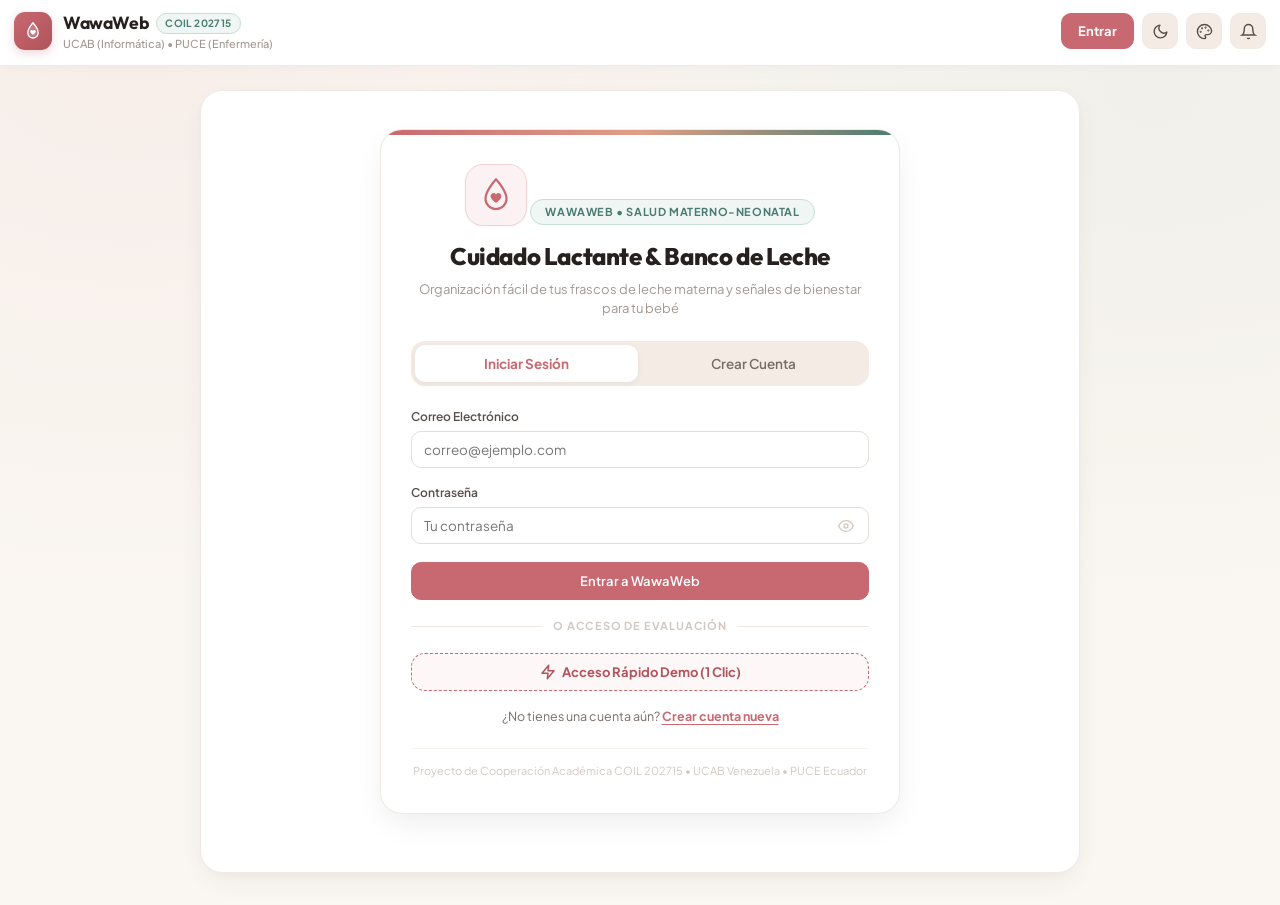
<file: index.html>
<!DOCTYPE html>
<html lang="es">
<head>
  <meta charset="UTF-8">
  <meta name="viewport" content="width=device-width, initial-scale=1.0, viewport-fit=cover">
  <title>WawaWeb - Plataforma de Gestión de Banco de Leche y Alarma Neonatal (COIL 202715)</title>
  
  <!-- Tipografía Google Fonts -->
  <link rel="preconnect" href="https://fonts.googleapis.com">
  <link rel="preconnect" href="https://fonts.gstatic.com" crossorigin>
  <link href="https://fonts.googleapis.com/css2?family=Plus+Jakarta+Sans:wght@300;400;500;600;700;800&family=Outfit:wght@400;500;600;700;800&display=swap" rel="stylesheet">
  
  <!-- Hoja de Estilos de la Aplicación -->
  <link rel="stylesheet" href="styles.css">
  <link rel="manifest" href="manifest.json">
  <meta name="theme-color" content="#C86870">
</head>
<body>

  <!-- =========================================================================
       HEADER GLOBAL Y METADATOS COIL
       ========================================================================= -->
  <header class="top-navbar">
    <div class="brand-group" onclick="UIController.switchScreen('screen-dashboard')">
      <div class="brand-icon" aria-label="WawaWeb">
        <svg viewBox="0 0 36 36" width="22" height="22" fill="none" xmlns="http://www.w3.org/2000/svg">
          <path d="M18 4.5C18 4.5 9.5 14.2 9.5 21C9.5 25.6944 13.3056 29.5 18 29.5C22.6944 29.5 26.5 25.6944 26.5 21C26.5 14.2 18 4.5 18 4.5Z" stroke="currentColor" stroke-width="2.2" stroke-linecap="round" stroke-linejoin="round" fill="rgba(255,255,255,0.18)"/>
          <path d="M18 24.5C18 24.5 13.5 21.6 13.5 19C13.5 17.5 14.7 16.5 16 16.5C17 16.5 17.6 17.1 18 17.8C18.4 17.1 19 16.5 20 16.5C21.3 16.5 22.5 17.5 22.5 19C22.5 21.6 18 24.5 18 24.5Z" fill="currentColor"/>
        </svg>
      </div>
      <div class="brand-text">
        <h1>WawaWeb <span class="brand-badge">COIL 202715</span></h1>
        <p class="brand-subtitle">UCAB (Informática) • PUCE (Enfermería)</p>
      </div>
    </div>

    <div class="top-meta">
      <div class="coil-pill" id="header-baby-pill" style="display: none;">
        <svg viewBox="0 0 24 24" width="14" height="14" fill="none" stroke="currentColor" stroke-width="2.2" stroke-linecap="round" stroke-linejoin="round" style="color: var(--primary); margin-right: 4px; vertical-align: -2px;">
          <path d="M20.84 4.61a5.5 5.5 0 0 0-7.78 0L12 5.67l-1.06-1.06a5.5 5.5 0 0 0-7.78 7.78l1.06 1.06L12 21.23l7.78-7.78 1.06-1.06a5.5 5.5 0 0 0 0-7.78z"></path>
        </svg>
        <span><span class="coil-pill-label">Paciente: </span><span class="baby-display-name">---</span> (<span id="header-baby-days">--</span> d)</span>
      </div>
      
      <div class="user-profile-badge" id="header-user-badge" style="display: none;" onclick="UIController.switchScreen('screen-profile')" title="Mi Perfil y Cuenta">
        <span class="user-avatar-tiny" id="header-user-avatar">U</span>
        <span class="user-name-label" id="header-user-name">Usuario</span>
        <button class="btn-logout-tiny" onclick="event.stopPropagation(); AuthController.logout()" title="Cerrar Sesión">Salir</button>
      </div>

      <button class="btn-primary header-btn-login" id="header-btn-login" onclick="UIController.switchScreen('screen-auth')" style="display: none;">
        Entrar
      </button>

      <button class="theme-toggle-btn" onclick="UIController.toggleDarkMode()" title="Alternar Modo Día / Noche" aria-label="Alternar tema">
        <svg id="theme-icon-moon" viewBox="0 0 24 24" width="17" height="17" fill="none" stroke="currentColor" stroke-width="2" stroke-linecap="round" stroke-linejoin="round">
          <path d="M21 12.79A9 9 0 1 1 11.21 3 7 7 0 0 0 21 12.79z"></path>
        </svg>
        <svg id="theme-icon-sun" viewBox="0 0 24 24" width="17" height="17" fill="none" stroke="currentColor" stroke-width="2" stroke-linecap="round" stroke-linejoin="round" style="display: none;">
          <circle cx="12" cy="12" r="5"></circle>
          <line x1="12" y1="1" x2="12" y2="3"></line>
          <line x1="12" y1="21" x2="12" y2="23"></line>
          <line x1="4.22" y1="4.22" x2="5.64" y2="5.64"></line>
          <line x1="18.36" y1="18.36" x2="19.78" y2="19.78"></line>
          <line x1="1" y1="12" x2="3" y2="12"></line>
          <line x1="21" y1="12" x2="23" y2="12"></line>
          <line x1="4.22" y1="19.78" x2="5.64" y2="18.36"></line>
          <line x1="18.36" y1="5.64" x2="19.78" y2="4.22"></line>
        </svg>
      </button>

      <button class="palette-toggle-btn" id="btn-palette-toggle" onclick="UIController.toggleColorScheme()" title="Cambiar a Paleta Azul Paternidad" aria-label="Alternar paleta maternal o paternidad">
        <svg viewBox="0 0 24 24" width="17" height="17" fill="none" stroke="currentColor" stroke-width="2" stroke-linecap="round" stroke-linejoin="round">
          <circle cx="13.5" cy="6.5" r=".5" fill="currentColor"></circle>
          <circle cx="17.5" cy="10.5" r=".5" fill="currentColor"></circle>
          <circle cx="8.5" cy="7.5" r=".5" fill="currentColor"></circle>
          <circle cx="6.5" cy="12.5" r=".5" fill="currentColor"></circle>
          <path d="M12 2C6.5 2 2 6.5 2 12s4.5 10 10 10c.926 0 1.648-.746 1.648-1.688 0-.437-.18-.835-.437-1.125-.29-.289-.438-.652-.438-1.125a1.64 1.64 0 0 1 1.668-1.668h1.996c3.051 0 5.563-2.512 5.563-5.563C21.438 6.5 17.5 2 12 2z"></path>
        </svg>
      </button>

      <button class="notification-bell-btn" onclick="UIController.switchScreen('screen-inventory')" title="Lotes en Alerta">
        <svg class="icon-svg" viewBox="0 0 24 24" width="18" height="18" fill="none" stroke="currentColor" stroke-width="2">
          <path d="M18 8A6 6 0 0 0 6 8c0 7-3 9-3 9h18s-3-2-3-9"></path>
          <path d="M13.73 21a2 2 0 0 1-3.46 0"></path>
        </svg>
        <span class="bell-badge" id="header-bell-badge" style="display: none;">0</span>
      </button>
    </div>
  </header>

  <!-- =========================================================================
       BARRA DE PANTALLAS (SUB-NAVBAR CON ACCESOS RÁPIDOS)
       ========================================================================= -->
  <nav class="screens-nav-bar" id="main-nav-bar" style="display: none;">
    <button class="nav-tab-btn active" data-screen="screen-dashboard">
      <svg viewBox="0 0 24 24" width="15" height="15" fill="none" stroke="currentColor" stroke-width="2.2" stroke-linecap="round" stroke-linejoin="round"><rect x="3" y="3" width="7" height="7" rx="1"/><rect x="14" y="3" width="7" height="7" rx="1"/><rect x="14" y="14" width="7" height="7" rx="1"/><rect x="3" y="14" width="7" height="7" rx="1"/></svg>
      <span>Inicio</span>
    </button>
    <button class="nav-tab-btn" data-screen="screen-extraction">
      <svg viewBox="0 0 24 24" width="15" height="15" fill="none" stroke="currentColor" stroke-width="2.2" stroke-linecap="round" stroke-linejoin="round"><line x1="12" y1="5" x2="12" y2="19"/><line x1="5" y1="12" x2="19" y2="12"/></svg>
      <span>Extraer Leche</span>
    </button>
    <button class="nav-tab-btn" data-screen="screen-inventory">
      <svg viewBox="0 0 24 24" width="15" height="15" fill="none" stroke="currentColor" stroke-width="2.2" stroke-linecap="round" stroke-linejoin="round"><path d="M9 7h6v2a2 2 0 0 1 2 2v8a2 2 0 0 1-2 2H9a2 2 0 0 1-2-2v-8a2 2 0 0 1 2-2V7z"/><path d="M10 7V5a2 2 0 0 1 4 0v2"/></svg>
      <span>Banco de Leche</span>
    </button>
    <button class="nav-tab-btn" data-screen="screen-thawing">
      <svg viewBox="0 0 24 24" width="15" height="15" fill="none" stroke="currentColor" stroke-width="2.2" stroke-linecap="round" stroke-linejoin="round"><circle cx="12" cy="12" r="10"/><polyline points="12 6 12 12 16 14"/></svg>
      <span>Temperar</span>
    </button>
    <button class="nav-tab-btn" data-screen="screen-intake-history">
      <svg viewBox="0 0 24 24" width="15" height="15" fill="none" stroke="currentColor" stroke-width="2.2" stroke-linecap="round" stroke-linejoin="round"><path d="M14 2H6a2 2 0 0 0-2 2v16a2 2 0 0 0 2 2h12a2 2 0 0 0 2-2V8z"/><polyline points="14 2 14 8 20 8"/><line x1="16" y1="13" x2="8" y2="13"/><line x1="16" y1="17" x2="8" y2="17"/></svg>
      <span>Tomas</span>
    </button>
    <span class="nav-divider-vertical" aria-hidden="true"></span>
    <button class="nav-tab-btn" data-screen="screen-calculator">
      <svg viewBox="0 0 24 24" width="15" height="15" fill="none" stroke="currentColor" stroke-width="2.2" stroke-linecap="round" stroke-linejoin="round"><rect x="4" y="2" width="16" height="20" rx="2"/><line x1="8" y1="6" x2="16" y2="6"/><line x1="8" y1="10" x2="16" y2="10"/><line x1="8" y1="14" x2="12" y2="14"/></svg>
      <span>Dosis</span>
    </button>
    <button class="nav-tab-btn" data-screen="screen-calendar">
      <svg viewBox="0 0 24 24" width="15" height="15" fill="none" stroke="currentColor" stroke-width="2.2" stroke-linecap="round" stroke-linejoin="round"><rect x="3" y="4" width="18" height="18" rx="2"/><line x1="16" y1="2" x2="16" y2="6"/><line x1="8" y1="2" x2="8" y2="6"/><line x1="3" y1="10" x2="21" y2="10"/></svg>
      <span>Calendario</span>
    </button>
    <button class="nav-tab-btn nav-tab-alert" data-screen="screen-triage">
      <svg viewBox="0 0 24 24" width="15" height="15" fill="none" stroke="currentColor" stroke-width="2.2" stroke-linecap="round" stroke-linejoin="round"><path d="M10.29 3.86L1.82 18a2 2 0 0 0 1.71 3h16.94a2 2 0 0 0 1.71-3L13.71 3.86a2 2 0 0 0-3.42 0z"/><line x1="12" y1="9" x2="12" y2="13"/><line x1="12" y1="17" x2="12.01" y2="17"/></svg>
      <span>Triaje Neonatal</span>
    </button>
    <button class="nav-tab-btn" data-screen="screen-profile">
      <svg viewBox="0 0 24 24" width="15" height="15" fill="none" stroke="currentColor" stroke-width="2.2" stroke-linecap="round" stroke-linejoin="round"><path d="M20 21v-2a4 4 0 0 0-4-4H8a4 4 0 0 0-4 4v2"/><circle cx="12" cy="7" r="4"/></svg>
      <span>Perfil</span>
    </button>
  </nav>

  <!-- =========================================================================
       CONTENEDOR CENTRAL DE LA APLICACIÓN
       ========================================================================= -->
  <main class="main-wrapper">
    <div class="device-frame">

      <!-- ---------------------------------------------------------------------
           PANTALLA 0: INICIO DE SESIÓN Y REGISTRO (ACCESO FAMILIAR)
           --------------------------------------------------------------------- -->
      <section id="screen-auth" class="app-screen">
        <div class="auth-container">
          <div class="auth-header">
            <div class="auth-logo-mark">
              <svg viewBox="0 0 48 48" width="42" height="42" fill="none" xmlns="http://www.w3.org/2000/svg">
                <path d="M24 6C24 6 12 19 12 28.2C12 34.7169 17.3726 40 24 40C30.6274 40 36 34.7169 36 28.2C36 19 24 6 24 6Z" fill="var(--primary-subtle)" stroke="var(--primary)" stroke-width="2.5" stroke-linecap="round" stroke-linejoin="round"/>
                <path d="M24 33C24 33 17.8 29 17.8 25.4C17.8 23.3 19.4 21.8 21.3 21.8C22.7 21.8 23.5 22.6 24 23.6C24.5 22.6 25.3 21.8 26.7 21.8C28.6 21.8 30.2 23.3 30.2 25.4C30.2 29 24 33 24 33Z" fill="var(--primary)"/>
              </svg>
            </div>
            <div class="auth-logo-badge">WawaWeb • Salud Materno-Neonatal</div>
            <h2 class="auth-title">Cuidado Lactante &amp; Banco de Leche</h2>
            <p class="auth-subtitle">Organización fácil de tus frascos de leche materna y señales de bienestar para tu bebé</p>
          </div>

          <!-- Pestañas Iniciar Sesión / Crear Cuenta -->
          <div class="auth-tabs">
            <button type="button" class="auth-tab-btn active" id="tab-btn-login" onclick="AuthController.switchTab('login')">
              Iniciar Sesión
            </button>
            <button type="button" class="auth-tab-btn" id="tab-btn-register" onclick="AuthController.switchTab('register')">
              Crear Cuenta
            </button>
          </div>

          <!-- Notificaciones de Alerta -->
          <div id="auth-alert-box" class="auth-alert" style="display: none;"></div>

          <!-- Formulario de Iniciar Sesión -->
          <form id="form-login" onsubmit="AuthController.handleLogin(event)">
            <div class="form-group">
              <label class="form-label" for="login-email">Correo Electrónico</label>
              <input type="email" id="login-email" class="form-input" placeholder="correo@ejemplo.com" required autocomplete="email">
            </div>

            <div class="form-group">
              <label class="form-label" for="login-password">Contraseña</label>
              <div class="password-input-wrapper">
                <input type="password" id="login-password" class="form-input" placeholder="Tu contraseña" required autocomplete="current-password">
                <button type="button" class="btn-toggle-password" onclick="AuthController.togglePasswordVisibility('login-password', this)" aria-label="Ver u ocultar contraseña">
                  <svg viewBox="0 0 24 24" width="16" height="16" fill="none" stroke="currentColor" stroke-width="2" stroke-linecap="round" stroke-linejoin="round"><path d="M1 12s4-8 11-8 11 8 11 8-4 8-11 8-11-8-11-8z"></path><circle cx="12" cy="12" r="3"></circle></svg>
                </button>
              </div>
            </div>

            <div class="auth-actions" style="margin-top: 18px;">
              <button type="submit" class="btn-primary" id="btn-submit-login" style="width: 100%;">
                Entrar a WawaWeb
              </button>
            </div>

            <div class="auth-divider">
              <span>O ACCESO DE EVALUACIÓN</span>
            </div>

            <button type="button" class="btn-demo-quick" onclick="AuthController.loginDemo()">
              <svg viewBox="0 0 24 24" width="16" height="16" fill="none" stroke="currentColor" stroke-width="2.2" stroke-linecap="round" stroke-linejoin="round"><polygon points="13 2 3 14 12 14 11 22 21 10 12 10 13 2"></polygon></svg>
              <span>Acceso Rápido Demo (1 Clic)</span>
            </button>

            <div class="auth-switch-prompt">
              ¿No tienes una cuenta aún? <a href="javascript:void(0)" onclick="AuthController.switchTab('register')">Crear cuenta nueva</a>
            </div>
          </form>

          <!-- Formulario de Registro por Pasos (Wizard Ergonómico) -->
          <form id="form-register" style="display: none;" onsubmit="AuthController.handleRegister(event)">
            <!-- Barra de Progreso / Stepper -->
            <div class="auth-stepper" id="reg-stepper" role="tablist" aria-label="Pasos de Registro">
              <button type="button" class="stepper-step active" id="step-btn-1" onclick="AuthController.goToRegStep(1)">
                <span class="stepper-num">1</span>
                <span class="stepper-label">Tu Cuenta</span>
              </button>
              <div class="stepper-line" id="stepper-progress-line"></div>
              <button type="button" class="stepper-step" id="step-btn-2" onclick="AuthController.goToRegStep(2)">
                <span class="stepper-num">2</span>
                <span class="stepper-label">Ficha del Bebé</span>
              </button>
            </div>

            <!-- PASO 1: DATOS DEL CUIDADOR / USUARIO -->
            <div id="reg-step-1" class="reg-step-panel">
              <div class="step-indicator-heading">
                <svg viewBox="0 0 24 24" width="16" height="16" fill="none" stroke="currentColor" stroke-width="2" stroke-linecap="round" stroke-linejoin="round"><path d="M20 21v-2a4 4 0 0 0-4-4H8a4 4 0 0 0-4 4v2"/><circle cx="12" cy="7" r="4"/></svg>
                <span>Paso 1 de 2: Acceso del Cuidador o Madre</span>
              </div>
              
              <div class="form-group">
                <label class="form-label" for="reg-fullname">Nombre Completo del Cuidador</label>
                <input type="text" id="reg-fullname" class="form-input" placeholder="Nombre y Apellido" required autocomplete="name">
              </div>

              <div class="form-row-2">
                <div class="form-group">
                  <label class="form-label" for="reg-email">Correo Electrónico</label>
                  <input type="email" id="reg-email" class="form-input" placeholder="correo@ejemplo.com" required autocomplete="email">
                </div>
                <div class="form-group">
                  <label class="form-label" for="reg-password">Contraseña (mín. 6 caracteres)</label>
                  <div class="password-input-wrapper">
                    <input type="password" id="reg-password" class="form-input" placeholder="Mínimo 6 caracteres" minlength="6" required autocomplete="new-password">
                    <button type="button" class="btn-toggle-password" onclick="AuthController.togglePasswordVisibility('reg-password', this)" aria-label="Ver u ocultar contraseña">
                      <svg viewBox="0 0 24 24" width="16" height="16" fill="none" stroke="currentColor" stroke-width="2" stroke-linecap="round" stroke-linejoin="round"><path d="M1 12s4-8 11-8 11 8 11 8-4 8-11 8-11-8-11-8z"></path><circle cx="12" cy="12" r="3"></circle></svg>
                    </button>
                  </div>
                </div>
              </div>

              <div class="form-row-2">
                <div class="form-group">
                  <label class="form-label" for="reg-role">Rol del Cuidador</label>
                  <select id="reg-role" class="form-select">
                    <option value="Madre_Primeriza">Madre Primeriza</option>
                    <option value="Monoparental">Monoparental</option>
                    <option value="Red_Apoyo">Red de Apoyo Familiar</option>
                  </select>
                </div>
                <div class="form-group">
                  <label class="form-label" for="reg-phone">Teléfono de Contacto / Emergencia</label>
                  <input type="tel" id="reg-phone" class="form-input" placeholder="911 o teléfono de cabecera" autocomplete="tel">
                </div>
              </div>

              <div class="auth-actions" style="margin-top: 20px;">
                <button type="button" class="btn-primary" style="width: 100%; display: flex; align-items: center; justify-content: center; gap: 8px;" onclick="AuthController.validateAndGoToStep2()">
                  <span>Continuar a Datos del Bebé</span>
                  <svg viewBox="0 0 24 24" width="16" height="16" fill="none" stroke="currentColor" stroke-width="2.5" stroke-linecap="round" stroke-linejoin="round"><line x1="5" y1="12" x2="19" y2="12"></line><polyline points="12 5 19 12 12 19"></polyline></svg>
                </button>
              </div>

              <div class="auth-switch-prompt">
                ¿Ya tienes una cuenta registrada? <a href="javascript:void(0)" onclick="AuthController.switchTab('login')">Iniciar Sesión</a>
              </div>
            </div>

            <!-- PASO 2: FICHA NEONATAL DEL LACTANTE Y CONSENTIMIENTO -->
            <div id="reg-step-2" class="reg-step-panel" style="display: none;">
              <div class="step-indicator-heading">
                <svg viewBox="0 0 24 24" width="16" height="16" fill="none" stroke="currentColor" stroke-width="2" stroke-linecap="round" stroke-linejoin="round"><path d="M20.84 4.61a5.5 5.5 0 0 0-7.78 0L12 5.67l-1.06-1.06a5.5 5.5 0 0 0-7.78 7.78l1.06 1.06L12 21.23l7.78-7.78 1.06-1.06a5.5 5.5 0 0 0 0-7.78z"></path></svg>
                <span>Paso 2 de 2: Ficha del Recién Nacido</span>
              </div>

              <div class="form-row-2">
                <div class="form-group">
                  <label class="form-label" for="reg-babyname">Nombre del Bebé</label>
                  <input type="text" id="reg-babyname" class="form-input" placeholder="Nombre del lactante" required>
                </div>
                <div class="form-group">
                  <div style="display: flex; justify-content: space-between; align-items: center; margin-bottom: 6px; flex-wrap: wrap; gap: 4px;">
                    <label class="form-label" for="reg-birthdate" style="margin-bottom: 0;">Fecha de Nacimiento</label>
                    <span id="reg-calc-days-hint" class="calc-days-pill">Edad: -- días</span>
                  </div>
                  <input type="date" id="reg-birthdate" class="form-input" required onchange="AuthController.onBirthDateChange(this.value)" oninput="AuthController.onBirthDateChange(this.value)">
                </div>
              </div>

              <div class="form-row-2">
                <div class="form-group">
                  <div style="display: flex; justify-content: space-between; align-items: center; margin-bottom: 6px; flex-wrap: wrap; gap: 4px;">
                    <label class="form-label" for="reg-weight" style="margin-bottom: 0;">Peso Actual (gramos)</label>
                    <span class="form-hint">1.500 g - 12.000 g</span>
                  </div>
                  <input type="number" id="reg-weight" class="form-input" placeholder="Ej. 3200 (1500 a 12000)" min="1500" max="12000" step="10" required>
                </div>
                <div class="form-group">
                  <label class="form-label" for="reg-sex">Sexo</label>
                  <select id="reg-sex" class="form-select">
                    <option value="Femenino">Femenino</option>
                    <option value="Masculino">Masculino</option>
                  </select>
                </div>
              </div>

              <!-- Consentimiento Informado Obligatorio -->
              <div class="form-group consent-card">
                <label class="consent-label">
                  <input type="checkbox" id="reg-consent" required class="consent-checkbox">
                  <span>
                    <strong>Acepto las condiciones:</strong> Doy mi consentimiento para el guardado de datos sobre la alimentación y salud de mi bebé (Iniciativa universitaria COIL 202715 • UCAB / PUCE).
                  </span>
                </label>
              </div>

              <div class="reg-step-actions">
                <button type="button" class="btn-secondary" onclick="AuthController.goToRegStep(1)">
                  <svg viewBox="0 0 24 24" width="15" height="15" fill="none" stroke="currentColor" stroke-width="2.5" stroke-linecap="round" stroke-linejoin="round" style="vertical-align: -1px; margin-right: 4px;"><line x1="19" y1="12" x2="5" y2="12"></line><polyline points="12 19 5 12 12 5"></polyline></svg>
                  <span>Volver al Paso 1</span>
                </button>
                <button type="submit" class="btn-primary" id="btn-submit-reg">
                  Crear Cuenta y Comenzar ✓
                </button>
              </div>

              <div class="auth-switch-prompt">
                ¿Ya tienes una cuenta registrada? <a href="javascript:void(0)" onclick="AuthController.switchTab('login')">Iniciar Sesión</a>
              </div>
            </div>
          </form>

          <div class="auth-footer-note">
            <span>Proyecto de Cooperación Académica COIL 202715</span> • <span>UCAB Venezuela • PUCE Ecuador</span>
          </div>
        </div>
      </section>

      <!-- ---------------------------------------------------------------------
           PANTALLA 1: PANEL PRINCIPAL (FRASCOS Y BIENESTAR)
           --------------------------------------------------------------------- -->
      <section id="screen-dashboard" class="app-screen active-screen">
        <div class="hero-header">
          <span class="hero-tag">Cuidado Diario y Alimentación</span>
          <h2 class="hero-title">Bebé: <span class="baby-display-name">---</span></h2>
          <p class="hero-desc" id="dash-baby-meta">Cargando datos guardados...</p>
        </div>

        <!-- Barra de Acciones Rápidas (1 Clic para padres / cuidadores) -->
        <div class="quick-actions-strip">
          <button type="button" class="quick-action-pill primary-action" onclick="UIController.switchScreen('screen-extraction')">
            <span class="qa-icon">
              <svg viewBox="0 0 24 24" width="18" height="18" fill="none" stroke="currentColor" stroke-width="2.5" stroke-linecap="round" stroke-linejoin="round"><line x1="12" y1="5" x2="12" y2="19"/><line x1="5" y1="12" x2="19" y2="12"/></svg>
            </span>
            <span class="qa-text">
              <strong>+ Guardar Extracción</strong>
              <small>Etiquetar frasco nuevo</small>
            </span>
          </button>

          <button type="button" class="quick-action-pill sage-action" onclick="UIController.openDirectIntakeModal()">
            <span class="qa-icon">
              <svg viewBox="0 0 24 24" width="18" height="18" fill="none" stroke="currentColor" stroke-width="2.2" stroke-linecap="round" stroke-linejoin="round"><path d="M9 7h6v2a2 2 0 0 1 2 2v8a2 2 0 0 1-2 2H9a2 2 0 0 1-2-2v-8a2 2 0 0 1 2-2V7z"/><path d="M10 7V5a2 2 0 0 1 4 0v2"/></svg>
            </span>
            <span class="qa-text">
              <strong>Alimentar Ahora</strong>
              <small>Usar frasco recomendado</small>
            </span>
          </button>

          <button type="button" class="quick-action-pill triage-action" onclick="UIController.switchScreen('screen-triage')">
            <span class="qa-icon">
              <svg viewBox="0 0 24 24" width="18" height="18" fill="none" stroke="currentColor" stroke-width="2.2" stroke-linecap="round" stroke-linejoin="round"><path d="M22 12h-4l-3 9L9 3l-3 9H2"/></svg>
            </span>
            <span class="qa-text">
              <strong>Evaluar Signos</strong>
              <small>Chequeo neonatal AIEPI</small>
            </span>
          </button>
        </div>

        <!-- Stock Disponible (ml y oz) -->
        <div class="stock-grid">
          <div class="stock-stat-box" onclick="UIController.switchScreen('screen-inventory')" style="cursor: pointer;" title="Ver inventario">
            <div class="stat-value" id="dash-stock-ml">0 ml</div>
            <div class="stat-label">Stock Total Disponible</div>
            <div style="display: flex; gap: 6px; margin-top: 6px; flex-wrap: wrap;">
              <span class="stat-badge badge-refrigerado" id="dash-refri-badge">Refri: 0 ml</span>
              <span class="stat-badge badge-ambiente" id="dash-ambiente-badge" style="display: none;">Ambiente: 0 ml</span>
            </div>
          </div>
          <div class="stock-stat-box" onclick="UIController.switchScreen('screen-inventory')" style="cursor: pointer;" title="Ver inventario">
            <div class="stat-value" id="dash-stock-oz">0.0 oz</div>
            <div class="stat-label">Equivalente en Onzas</div>
            <span class="stat-badge badge-congelado" id="dash-freezer-badge">Congelador: 0 ml</span>
          </div>
        </div>

        <!-- Alerta Proactiva (≥48 horas en Refrigerador) -->
        <div id="dash-proactive-alert" style="display: none; margin-bottom: 16px;"></div>

        <!-- Tarjeta del Frasco Recomendado Hoy (El más antiguo primero) -->
        <div id="dash-fifo-container">
          <!-- Generado dinámicamente por FIFOEngine -->
        </div>

        <!-- Mosaico Organizado por Pasos del Cuidado -->
        <div class="mosaic-section-header">
          <span class="mosaic-section-title">1. El Camino de la Leche Materna</span>
          <span class="mosaic-section-pill">Paso a paso</span>
        </div>

        <div class="mosaic-grid">
          <div class="mosaic-tile-card" onclick="UIController.switchScreen('screen-extraction')">
            <div class="tile-icon-bubble">
              <svg viewBox="0 0 24 24" width="20" height="20" fill="none" stroke="currentColor" stroke-width="2" stroke-linecap="round" stroke-linejoin="round">
                <path d="M12 5v14M5 12h14"></path>
              </svg>
            </div>
            <div class="tile-content">
              <div class="tile-step-kicker">Paso 1 • Guardar</div>
              <div class="tile-title">Nueva Extracción</div>
              <div class="tile-desc">Registrar volumen (ml/oz), fecha y dónde lo guardas</div>
            </div>
          </div>

          <div class="mosaic-tile-card" onclick="UIController.switchScreen('screen-inventory')">
            <div class="tile-icon-bubble">
              <svg viewBox="0 0 24 24" width="20" height="20" fill="none" stroke="currentColor" stroke-width="2" stroke-linecap="round" stroke-linejoin="round">
                <rect x="3" y="3" width="18" height="18" rx="2" ry="2"></rect>
                <line x1="3" y1="9" x2="21" y2="9"></line>
                <line x1="9" y1="21" x2="9" y2="9"></line>
              </svg>
            </div>
            <div class="tile-content">
              <div class="tile-step-kicker">Paso 2 • Cuidar</div>
              <div class="tile-title">Banco de Leche</div>
              <div class="tile-desc">Ver todos tus frascos y usar el más antiguo primero</div>
            </div>
          </div>

          <div class="mosaic-tile-card" onclick="UIController.switchScreen('screen-thawing')">
            <div class="tile-icon-bubble">
              <svg viewBox="0 0 24 24" width="20" height="20" fill="none" stroke="currentColor" stroke-width="2" stroke-linecap="round" stroke-linejoin="round">
                <circle cx="12" cy="12" r="10"></circle>
                <polyline points="12 6 12 12 16 14"></polyline>
              </svg>
            </div>
            <div class="tile-content">
              <div class="tile-step-kicker">Paso 3 • Preparación</div>
              <div class="tile-title">Temperado Seguro</div>
              <div class="tile-desc">Protocolo baño maría tibio y timer de 10 min</div>
            </div>
          </div>

          <div class="mosaic-tile-card" onclick="UIController.switchScreen('screen-intake-history')">
            <div class="tile-icon-bubble">
              <svg viewBox="0 0 24 24" width="20" height="20" fill="none" stroke="currentColor" stroke-width="2" stroke-linecap="round" stroke-linejoin="round">
                <path d="M14 2H6a2 2 0 0 0-2 2v16a2 2 0 0 0 2 2h12a2 2 0 0 0 2-2V8z"></path>
                <polyline points="14 2 14 8 20 8"></polyline>
                <line x1="16" y1="13" x2="8" y2="13"></line>
                <line x1="16" y1="17" x2="8" y2="17"></line>
              </svg>
            </div>
            <div class="tile-content">
              <div class="tile-step-kicker">Paso 4 • Trazabilidad</div>
              <div class="tile-title">Historial de Tomas</div>
              <div class="tile-desc">Bitácora de dosis administradas y métodos</div>
            </div>
          </div>
        </div>

        <div class="mosaic-section-header">
          <span class="mosaic-section-title">2. Vigilancia Clínica y Herramientas Pediátricas</span>
          <span class="mosaic-section-pill sage">Salud Neonatal</span>
        </div>

        <div class="mosaic-grid">
          <div class="mosaic-tile-card" onclick="UIController.switchScreen('screen-calculator')">
            <div class="tile-icon-bubble tile-icon-sage">
              <svg viewBox="0 0 24 24" width="20" height="20" fill="none" stroke="currentColor" stroke-width="2" stroke-linecap="round" stroke-linejoin="round">
                <rect x="4" y="2" width="16" height="20" rx="2"></rect>
                <line x1="8" y1="6" x2="16" y2="6"></line>
                <line x1="8" y1="10" x2="16" y2="10"></line>
                <line x1="8" y1="14" x2="12" y2="14"></line>
                <line x1="8" y1="18" x2="10" y2="18"></line>
              </svg>
            </div>
            <div class="tile-content">
              <div class="tile-title">Calculadora Pediátrica</div>
              <div class="tile-desc">Dosis según peso (150 ml/kg/día) y conversor</div>
            </div>
          </div>

          <div class="mosaic-tile-card" onclick="UIController.switchScreen('screen-calendar')">
            <div class="tile-icon-bubble tile-icon-sage">
              <svg viewBox="0 0 24 24" width="20" height="20" fill="none" stroke="currentColor" stroke-width="2" stroke-linecap="round" stroke-linejoin="round">
                <rect x="3" y="4" width="18" height="18" rx="2" ry="2"></rect>
                <line x1="16" y1="2" x2="16" y2="6"></line>
                <line x1="8" y1="2" x2="8" y2="6"></line>
                <line x1="3" y1="10" x2="21" y2="10"></line>
              </svg>
            </div>
            <div class="tile-content">
              <div class="tile-title">Calendario Semafórico</div>
              <div class="tile-desc">Mapa visual de estabilidad térmica mensual</div>
            </div>
          </div>

          <div class="mosaic-tile-card" onclick="UIController.switchScreen('screen-triage')">
            <div class="tile-icon-bubble" style="color: var(--sem-red); background: var(--sem-red-bg); border-color: var(--sem-red-border);">
              <svg viewBox="0 0 24 24" width="20" height="20" fill="none" stroke="currentColor" stroke-width="2" stroke-linecap="round" stroke-linejoin="round">
                <path d="M10.29 3.86L1.82 18a2 2 0 0 0 1.71 3h16.94a2 2 0 0 0 1.71-3L13.71 3.86a2 2 0 0 0-3.42 0z"></path>
                <line x1="12" y1="9" x2="12" y2="13"></line>
                <line x1="12" y1="17" x2="12.01" y2="17"></line>
              </svg>
            </div>
            <div class="tile-content">
              <div class="tile-title">Alerta Neonatal (AIEPI)</div>
              <div class="tile-desc">Tamizaje de 4 signos de deshidratación aguda</div>
            </div>
          </div>

          <div class="mosaic-tile-card" onclick="UIController.switchScreen('screen-profile')">
            <div class="tile-icon-bubble tile-icon-sage">
              <svg viewBox="0 0 24 24" width="20" height="20" fill="none" stroke="currentColor" stroke-width="2" stroke-linecap="round" stroke-linejoin="round">
                <path d="M20 21v-2a4 4 0 0 0-4-4H8a4 4 0 0 0-4 4v2"></path>
                <circle cx="12" cy="7" r="4"></circle>
              </svg>
            </div>
            <div class="tile-content">
              <div class="tile-title">Perfil y Reportes</div>
              <div class="tile-desc">Ficha del bebé, informe pediátrico e identidad</div>
            </div>
          </div>
        </div>
      </section>

      <!-- ---------------------------------------------------------------------
           PANTALLA 2: BANCO DE LECHE MATERNA (FRASCOS GUARDADOS)
           --------------------------------------------------------------------- -->
      <section id="screen-inventory" class="app-screen">
        <button class="btn-back-hub" onclick="UIController.switchScreen('screen-dashboard')">
          <svg viewBox="0 0 24 24" width="16" height="16" fill="none" stroke="currentColor" stroke-width="2.5" stroke-linecap="round" stroke-linejoin="round">
            <line x1="19" y1="12" x2="5" y2="12"></line>
            <polyline points="12 19 5 12 12 5"></polyline>
          </svg>
          <span>Volver al Menú Principal</span>
        </button>
        <div class="hero-header">
          <span class="hero-tag">Conservación Segura de Leche</span>
          <h2 class="hero-title">Frascos de Leche Guardados</h2>
          <p class="hero-desc">Ordenados por fecha: los más antiguos primero para que no se venzan.</p>
        </div>

        <!-- Chips de Filtro -->
        <div class="inventory-filters-row">
          <button class="filter-chip-btn active" data-filter="all">Todos los Activos</button>
          <button class="filter-chip-btn" data-filter="ambiente">Ambiente</button>
          <button class="filter-chip-btn" data-filter="refri">Refrigerador (4 °C)</button>
          <button class="filter-chip-btn" data-filter="freezer">Congelador (-18 °C)</button>
          <button class="filter-chip-btn" data-filter="consumed">Historial Consumidos</button>
        </div>

        <!-- Contenedor dinámico de Lotes -->
        <div id="inventory-list-container" class="batch-list-container">
          <!-- Inyectado por UIController -->
        </div>

        <div style="margin-top: 20px;">
          <button class="btn-primary" onclick="UIController.switchScreen('screen-extraction')">
            Registrar Nueva Extracción de Leche
          </button>
        </div>
      </section>

      <!-- ---------------------------------------------------------------------
           PANTALLA: HISTORIAL DE TOMAS SUMINISTRADAS
           --------------------------------------------------------------------- -->
      <section id="screen-intake-history" class="app-screen">
        <button class="btn-back-hub" onclick="UIController.switchScreen('screen-dashboard')">
          <svg viewBox="0 0 24 24" width="16" height="16" fill="none" stroke="currentColor" stroke-width="2.5" stroke-linecap="round" stroke-linejoin="round">
            <line x1="19" y1="12" x2="5" y2="12"></line>
            <polyline points="12 19 5 12 12 5"></polyline>
          </svg>
          <span>Volver al Menú Principal</span>
        </button>
        <div class="hero-header">
          <span class="hero-tag">Seguimiento Nutricional y Clínico</span>
          <h2 class="hero-title">Historial de Tomas Ingeridas</h2>
          <p class="hero-desc">Registro detallado de tomas administradas, volúmenes, métodos y temperado pasivo.</p>
        </div>

        <div style="display: flex; justify-content: space-between; align-items: center; margin-bottom: 12px; flex-wrap: wrap; gap: 8px;">
          <span style="font-size: 13px; font-weight: 700; color: var(--neutral-700);">Tomas Registradas</span>
          <button class="btn-secondary" style="padding: 6px 12px; font-size: 12px;" onclick="UIController.openDirectIntakeModal()">
            + Registrar Toma
          </button>
        </div>

        <div id="intake-history-list-container">
          <!-- Inyectado dinámicamente por UIController.renderIntakeHistory -->
        </div>
      </section>

      <!-- ---------------------------------------------------------------------
           PANTALLA 3: GUARDAR NUEVA EXTRACCIÓN
           --------------------------------------------------------------------- -->
      <section id="screen-extraction" class="app-screen">
        <button class="btn-back-hub" onclick="UIController.switchScreen('screen-dashboard')">
          <svg viewBox="0 0 24 24" width="16" height="16" fill="none" stroke="currentColor" stroke-width="2.5" stroke-linecap="round" stroke-linejoin="round">
            <line x1="19" y1="12" x2="5" y2="12"></line>
            <polyline points="12 19 5 12 12 5"></polyline>
          </svg>
          <span>Volver al Menú Principal</span>
        </button>
        <div class="hero-header">
          <span class="hero-tag">Guardar Leche Materna</span>
          <h2 class="hero-title">Nuevo Frasco Extraído</h2>
          <p class="hero-desc">Tu frasco se ordenará automáticamente para que sepas con claridad cuál usar primero.</p>
        </div>

        <form id="form-new-extraction" onsubmit="UIController.handleSaveExtraction(event)">
          <div class="form-group">
            <label class="form-label">
              <span>Volumen Extraído</span>
              <span class="form-hint">Mililitros</span>
            </label>
            <input type="number" id="ext-inp-vol" class="form-input" style="font-size: 20px; font-weight: 800; color: var(--primary);" placeholder="Ej. 60" min="5" max="500" step="5" required>
            
            <div class="quick-vol-buttons">
              <button type="button" class="quick-vol-btn" data-val="30">+30 ml (1 oz)</button>
              <button type="button" class="quick-vol-btn" data-val="60">+60 ml (2 oz)</button>
              <button type="button" class="quick-vol-btn" data-val="90">+90 ml (3 oz)</button>
              <button type="button" class="quick-vol-btn" data-val="120">+120 ml (4 oz)</button>
            </div>
          </div>

          <div class="form-group">
            <label class="form-label">¿Dónde guardarás este frasco?</label>
            <select id="ext-sel-temp" class="form-select" onchange="UIController.updateExtractionPreview()">
              <option value="Ambiente">A temperatura ambiente (hasta 4 horas)</option>
              <option value="Refrigerador_4C" selected>En la nevera / refrigerador (hasta 4 días)</option>
              <option value="Congelador_18C">En el congelador (de 3 a 6 meses)</option>
            </select>
          </div>

          <div class="form-group">
            <label class="form-label">Fecha y Hora de la Extracción</label>
            <input type="datetime-local" id="ext-inp-datetime" class="form-input" required>
          </div>

          <div class="form-group">
            <label class="form-label">Notas o Recordatorios (Opcional)</label>
            <textarea id="ext-inp-notes" class="form-textarea" rows="2" placeholder="Ej. Extracción de la mañana, pecho derecho."></textarea>
          </div>

          <!-- Preview de Equivalencia y Asignación de Frasco -->
          <div class="equiv-tile extraction-preview-tile" style="margin-bottom: 20px;">
            <div class="equiv-tile-icon" title="Frasco de Leche">
              <svg viewBox="0 0 24 24" width="22" height="22" fill="none" stroke="currentColor" stroke-width="2" stroke-linecap="round" stroke-linejoin="round">
                <path d="M9 6h6v3a2 2 0 0 1 2 2v9a2 2 0 0 1-2 2H9a2 2 0 0 1-2-2v-9a2 2 0 0 1 2-2V6z"/>
                <path d="M10 6V4a2 2 0 0 1 4 0v2"/>
                <line x1="10" y1="13" x2="14" y2="13"/>
                <line x1="10" y1="16" x2="13" y2="16"/>
              </svg>
            </div>
            <div class="equiv-tile-body">
              <div class="equiv-tile-val" id="ext-preview-text">Calculando número de frasco y medidas...</div>
              <div class="equiv-tile-desc">Asignaremos un número a este frasco y su etiqueta para que lo identifiques fácilmente.</div>
            </div>
          </div>

          <button type="submit" class="btn-primary" id="btn-submit-extraction">
            Guardar Frasco en mi Banco de Leche
          </button>
        </form>
      </section>

      <!-- ---------------------------------------------------------------------
           PANTALLA 4: CALCULADORA VOLUMÉTRICA Y CONVERSOR PRÁCTICO
           --------------------------------------------------------------------- -->
      <section id="screen-calculator" class="app-screen">
        <button class="btn-back-hub" onclick="UIController.switchScreen('screen-dashboard')">
          <svg viewBox="0 0 24 24" width="16" height="16" fill="none" stroke="currentColor" stroke-width="2.5" stroke-linecap="round" stroke-linejoin="round">
            <line x1="19" y1="12" x2="5" y2="12"></line>
            <polyline points="12 19 5 12 12 5"></polyline>
          </svg>
          <span>Volver al Menú Principal</span>
        </button>
        <div class="hero-header">
          <span class="hero-tag">Guía de Alimentación</span>
          <h2 class="hero-title">Calculadora y Medidas en el Hogar</h2>
          <p class="hero-desc">Basado en la recomendación pediátrica de 150 ml por kilo de peso al día.</p>
        </div>

        <div id="calc-baby-info-chip" class="calc-info-banner">
          <span>Lactante: Cargando datos...</span>
        </div>

        <div class="form-group">
          <label class="form-label">
            <span>Peso del Lactante</span>
            <span class="form-hint" id="calc-peso-display">-- g</span>
          </label>
          <input type="range" id="calc-inp-peso" class="form-input" min="1500" max="8000" step="50" value="3200">
        </div>

        <div class="form-group">
          <label class="form-label">
            <span>Tomas Diarias Sugeridas</span>
            <span class="form-hint">8 tomas al día (cada 3 horas)</span>
          </label>
          <input type="range" id="calc-inp-tomas" class="form-input" min="6" max="12" step="1" value="8">
        </div>

        <!-- Resultado Pediátrico Principal -->
        <div class="calc-result-box">
          <div class="calc-result-title">Volumen Recomendado por Toma</div>
          <div class="calc-result-value" id="calc-res-toma-ml">-- ml / toma</div>
          <div class="calc-result-meta" id="calc-res-total-dia">Cargando requerimiento diario desde la base de datos...</div>
        </div>

        <!-- Equivalencias en Utensilios Domésticos -->
        <div class="form-label" style="margin-bottom: 10px;">Equivalencias Prácticas para Cuidadores:</div>
        
        <div class="equiv-grid">
          <div class="equiv-tile">
            <div class="equiv-tile-icon" title="Biberón Graduado">
              <svg viewBox="0 0 24 24" width="20" height="20" fill="none" stroke="currentColor" stroke-width="2" stroke-linecap="round" stroke-linejoin="round">
                <path d="M9 7h6v2a2 2 0 0 1 2 2v8a2 2 0 0 1-2 2H9a2 2 0 0 1-2-2v-8a2 2 0 0 1 2-2V7z"/>
                <path d="M10 7V5a2 2 0 0 1 4 0v2"/>
                <line x1="12" y1="3" x2="12" y2="2"/>
                <line x1="10" y1="13" x2="14" y2="13"/>
                <line x1="10" y1="16" x2="13" y2="16"/>
              </svg>
            </div>
            <div class="equiv-tile-body">
              <div class="equiv-tile-val" id="calc-equiv-oz">-- fl oz</div>
              <div class="equiv-tile-desc">Medida estándar en biberones graduados</div>
            </div>
          </div>

          <div class="equiv-tile">
            <div class="equiv-tile-icon" title="Jeringa Dosificadora 10 ml">
              <svg viewBox="0 0 24 24" width="20" height="20" fill="none" stroke="currentColor" stroke-width="2" stroke-linecap="round" stroke-linejoin="round">
                <path d="m18 2 4 4"/>
                <path d="m17 7 3-3"/>
                <path d="M19 9 8.7 19.3c-1 1-2.5 1-3.4 0l-.6-.6c-1-1-1-2.5 0-3.4L15 5"/>
                <path d="m9 11 4 4"/>
                <path d="m5 19-3 3"/>
                <path d="m14 4 6 6"/>
              </svg>
            </div>
            <div class="equiv-tile-body">
              <div class="equiv-tile-val" id="calc-equiv-jeringa">-- jeringas</div>
              <div class="equiv-tile-desc">Alimentación con jeringa-dedo para evitar confusión pezón-tetina</div>
            </div>
          </div>

          <div class="equiv-tile">
            <div class="equiv-tile-icon" title="Cucharita Dosificadora 5 ml">
              <svg viewBox="0 0 24 24" width="20" height="20" fill="none" stroke="currentColor" stroke-width="2" stroke-linecap="round" stroke-linejoin="round">
                <path d="M7 10c0-3.3 2.2-6 5-6s5 2.7 5 6c0 2.6-1.4 4.8-3.5 5.6V21a1.5 1.5 0 0 1-3 0v-5.4C8.4 14.8 7 12.6 7 10Z"/>
              </svg>
            </div>
            <div class="equiv-tile-body">
              <div class="equiv-tile-val" id="calc-equiv-cuch">-- cucharaditas</div>
              <div class="equiv-tile-desc">Cucharaditas infantiles de 5 ml</div>
            </div>
          </div>
        </div>
      </section>

      <!-- ---------------------------------------------------------------------
           PANTALLA 5: CALENDARIO SEMAFÓRICO DE FRESCURA
           --------------------------------------------------------------------- -->
      <section id="screen-calendar" class="app-screen">
        <button class="btn-back-hub" onclick="UIController.switchScreen('screen-dashboard')">
          <svg viewBox="0 0 24 24" width="16" height="16" fill="none" stroke="currentColor" stroke-width="2.5" stroke-linecap="round" stroke-linejoin="round">
            <line x1="19" y1="12" x2="5" y2="12"></line>
            <polyline points="12 19 5 12 12 5"></polyline>
          </svg>
          <span>Volver al Menú Principal</span>
        </button>
        <div class="hero-header">
          <span class="hero-tag">Vigilancia Semafórica</span>
          <h2 class="hero-title">Calendario de Frescura</h2>
          <p class="hero-desc">Monitoreo cromático del banco de leche según las ventanas de estabilidad térmica.</p>
        </div>

        <div class="calendar-card">
          <div class="cal-header-bar">
            <button class="cal-nav-btn" onclick="UIController.changeCalendarMonth(-1)">Ant</button>
            <div class="cal-month-title" id="calendar-month-title">Octubre 2026</div>
            <button class="cal-nav-btn" onclick="UIController.changeCalendarMonth(1)">Sig</button>
          </div>

          <div class="cal-weekdays">
            <div>Do</div><div>Lu</div><div>Ma</div><div>Mi</div><div>Ju</div><div>Vi</div><div>Sá</div>
          </div>

          <div class="cal-days-grid" id="calendar-days-grid">
            <!-- Inyectado por UIController -->
          </div>

          <div class="cal-legend-bar">
            <div class="cal-legend-item">
              <span class="cal-dot green"></span> Verde: &lt;48h (Óptimo)
            </div>
            <div class="cal-legend-item">
              <span class="cal-dot yellow"></span> Amarillo: 48-72h (Prioritario)
            </div>
            <div class="cal-legend-item">
              <span class="cal-dot red"></span> Rojo: &gt;72h (Descarte)
            </div>
          </div>
        </div>

        <div id="calendar-selected-details">
          <!-- Detalles del día seleccionado -->
        </div>
      </section>

      <!-- ---------------------------------------------------------------------
           PANTALLA 6: GUÍA DE TEMPERADO BIOSEGURO Y TEMPORIZADOR
           --------------------------------------------------------------------- -->
      <section id="screen-thawing" class="app-screen">
        <button class="btn-back-hub" onclick="UIController.switchScreen('screen-dashboard')">
          <svg viewBox="0 0 24 24" width="16" height="16" fill="none" stroke="currentColor" stroke-width="2.5" stroke-linecap="round" stroke-linejoin="round">
            <line x1="19" y1="12" x2="5" y2="12"></line>
            <polyline points="12 19 5 12 12 5"></polyline>
          </svg>
          <span>Volver al Menú Principal</span>
        </button>
        <div class="hero-header">
          <span class="hero-tag">Protocolo de Bioseguridad</span>
          <h2 class="hero-title">Temperado y Descongelación</h2>
          <p class="hero-desc">Directrices hospitalarias de la OMS y el MSP para proteger las inmunoglobulinas.</p>
        </div>

        <div id="thawing-current-lot-hint" class="thawing-lot-banner" style="display: none;">
          Preparando: Frasco Prioritario
        </div>

        <div class="protocol-steps-list">
          <div class="protocol-step-box">
            <div class="step-num-bubble">1</div>
            <div class="step-content-box">
              <h4>Descongelación Gradual en Frío</h4>
              <p>Bajar el frasco del congelador al refrigerador (4 °C) 12 horas antes. Esto preserva la estructura de los glóbulos grasos y enzimas digestivas.</p>
            </div>
          </div>

          <div class="protocol-step-box danger-prohibition">
            <div class="step-num-bubble">!</div>
            <div class="step-content-box">
              <h4>NUNCA USAR: Microondas o Fuego Directo</h4>
              <p>El calor desparejo destruye las defensas y nutrientes de la leche materna, y puede quemar la boquita de tu bebé.</p>
            </div>
          </div>

          <div class="protocol-step-box">
            <div class="step-num-bubble">3</div>
            <div class="step-content-box" style="flex: 1;">
              <h4>Baño María Pasivo Tibio</h4>
              <p>Calentar agua en una olla, <strong>retirarla de la fuente de calor</strong> y sumergir el recipiente de leche durante 10 a 12 minutos para atemperarlo suavemente.</p>
              
              <!-- Desplegable comparativo fotográfico -->
              <div class="clinical-ref-wrapper">
                <button type="button" class="btn-toggle-clinical-ref" onclick="UIController.togglePhotoRef('ref-thaw-procedure', this)" aria-expanded="false">
                  <span class="ref-btn-left">
                    <svg class="ref-camera-icon" viewBox="0 0 24 24" width="15" height="15" fill="none" stroke="currentColor" stroke-width="2" stroke-linecap="round" stroke-linejoin="round">
                      <path d="M23 19a2 2 0 0 1-2 2H3a2 2 0 0 1-2-2V8a2 2 0 0 1 2-2h4l2-3h6l2 3h4a2 2 0 0 1 2 2z"></path>
                      <circle cx="12" cy="13" r="4"></circle>
                    </svg>
                    <span>Ver fotos de referencia del procedimiento</span>
                  </span>
                  <span class="ref-btn-arrow">
                    <svg viewBox="0 0 24 24" width="14" height="14" fill="none" stroke="currentColor" stroke-width="2.5" stroke-linecap="round" stroke-linejoin="round"><polyline points="6 9 12 15 18 9"/></svg>
                  </span>
                </button>

                <div id="ref-thaw-procedure" class="clinical-photo-accordion">
                  <div class="clinical-comparison-grid">
                    <!-- Correcto: Baño maría pasivo -->
                    <div class="clinical-photo-card normal-state" onclick="UIController.openPhotoModal('Técnica Biosegura: Baño María Pasivo', 'thaw-correct')">
                      <div class="clinical-photo-container">
                        <img class="clinical-photo-img" src="assets/images/thaw_waterbath.jpg" alt="Baño maría pasivo con agua tibia" loading="lazy" onerror="this.style.display='none'">
                        <div class="clinical-svg-placeholder">
                          <svg viewBox="0 0 64 64" width="48" height="48" fill="none" stroke="currentColor" stroke-width="2">
                            <rect x="10" y="24" width="44" height="28" rx="6" fill="var(--secondary-subtle)" stroke="var(--secondary)"/>
                            <path d="M6 24h52" stroke="var(--secondary)" stroke-width="2.5" stroke-linecap="round"/>
                            <path d="M26 14h12v10a2 2 0 0 1-2 2h-8a2 2 0 0 1-2-2V14z" fill="var(--bg-card)" stroke="var(--primary)"/>
                            <path d="M16 38c4-2 8-2 12 0s8 2 12 0 8-2 12 0" stroke="var(--secondary)" stroke-width="2" stroke-linecap="round"/>
                            <circle cx="48" cy="14" r="5" fill="var(--sem-green-bg)" stroke="var(--sem-green)"/>
                            <path d="M46 14l1.5 1.5 3-3" stroke="var(--sem-green)" stroke-width="1.8" stroke-linecap="round"/>
                          </svg>
                          <span class="placeholder-overlay-hint">Toca para ampliar</span>
                        </div>
                        <span class="photo-state-badge state-normal">Técnica Correcta</span>
                      </div>
                      <div class="photo-caption-title">Olla fuera del fuego (Agua tibia ~40 °C)</div>
                      <div class="photo-caption-desc">Recipiente sumergido pasivamente sin hervor para no alterar las proteínas ni enzimas.</div>
                    </div>

                    <!-- Incorrecto: Microondas / Fuego -->
                    <div class="clinical-photo-card alert-state" onclick="UIController.openPhotoModal('Peligro Crítico: Microondas o Ebullición Directa', 'thaw-danger')">
                      <div class="clinical-photo-container">
                        <img class="clinical-photo-img" src="assets/images/thaw_microwave_danger.jpg" alt="Peligro de calentar leche en microondas" loading="lazy" onerror="this.style.display='none'">
                        <div class="clinical-svg-placeholder">
                          <svg viewBox="0 0 64 64" width="48" height="48" fill="none" stroke="currentColor" stroke-width="2">
                            <rect x="8" y="16" width="48" height="34" rx="4" fill="var(--sem-red-bg)" stroke="var(--sem-red)"/>
                            <rect x="14" y="22" width="26" height="22" rx="2" fill="var(--bg-card)" stroke="var(--sem-red)"/>
                            <circle cx="48" cy="24" r="2.5" fill="var(--sem-red)"/>
                            <circle cx="48" cy="32" r="2.5" fill="var(--sem-red)"/>
                            <line x1="8" y1="50" x2="56" y2="16" stroke="var(--sem-red)" stroke-width="3"/>
                          </svg>
                          <span class="placeholder-overlay-hint">Toca para ampliar</span>
                        </div>
                        <span class="photo-state-badge state-alert">Prohibido</span>
                      </div>
                      <div class="photo-caption-title">Calor irregular y quemaduras</div>
                      <div class="photo-caption-desc">Genera puntos calientes invisibles que queman la boca del bebé y destruyen los anticuerpos.</div>
                    </div>
                  </div>
                </div>
              </div>

            </div>
          </div>

          <div class="protocol-step-box">
            <div class="step-num-bubble">4</div>
            <div class="step-content-box">
              <h4>Prueba Térmica y Consumo &lt; 2 Horas</h4>
              <p>Comprobar una gota en el dorso de la muñeca. La leche temperada debe ser administrada en menos de 2 horas. <strong>Jamás volver a congelar un frasco temperado.</strong></p>
            </div>
          </div>
        </div>

        <!-- Temporizador Interactivo de Baño María Pasivo -->
        <div class="timer-interactive-card">
          <div class="timer-card-badge">
            <svg viewBox="0 0 24 24" width="16" height="16" fill="none" stroke="currentColor" stroke-width="2.2" stroke-linecap="round" stroke-linejoin="round"><circle cx="12" cy="12" r="10"/><polyline points="12 6 12 12 16 14"/></svg>
            <span>Temporizador de Baño María Pasivo (10 min)</span>
          </div>
          <div class="timer-digits" id="timer-display">10:00</div>
          <div class="timer-controls-row">
            <button class="btn-timer" id="btn-timer-start" onclick="UIController.toggleTimer()">Iniciar (10 min)</button>
            <button class="btn-timer btn-reset" onclick="UIController.resetTimer()">Reiniciar</button>
          </div>
        </div>

        <div style="margin-top: 18px;">
          <button class="btn-primary" style="width: 100%;" onclick="UIController.finishThawingAndConsume()">
            ✓ Leche Temperada Lista • Confirmar Consumo
          </button>
        </div>
      </section>

      <!-- ---------------------------------------------------------------------
           PANTALLA 7: EVALUADOR VISUAL DE ALARMA NEONATAL (TRIAJE CLÍNICO)
           --------------------------------------------------------------------- -->
      <section id="screen-triage" class="app-screen">
        <button class="btn-back-hub" onclick="UIController.switchScreen('screen-dashboard')">
          <svg viewBox="0 0 24 24" width="16" height="16" fill="none" stroke="currentColor" stroke-width="2.5" stroke-linecap="round" stroke-linejoin="round">
            <line x1="19" y1="12" x2="5" y2="12"></line>
            <polyline points="12 19 5 12 12 5"></polyline>
          </svg>
          <span>Volver al Menú Principal</span>
        </button>
        <div class="hero-header">
          <span class="hero-tag">Tamizaje Clínico AIEPI / OMS</span>
          <h2 class="hero-title">Evaluador de Alarma Neonatal</h2>
          <p class="hero-desc">Detección oportuna de deshidratación aguda y desnutrición en lactantes de 0 a 6 meses.</p>
        </div>

        <div class="triage-questions-list">
          <!-- Tarjeta 1: Fontanela -->
          <div class="triage-card">
            <div class="triage-card-header">
              <span class="triage-card-badge">1</span>
              <span class="triage-card-title">Fontanela Anterior (Mollera Superior)</span>
            </div>
            <div class="triage-illustration-box">
              <div class="triage-svg-preview" aria-hidden="true">
                <svg viewBox="0 0 44 44" width="32" height="32" fill="none" xmlns="http://www.w3.org/2000/svg">
                  <circle cx="22" cy="24" r="13" fill="var(--primary-subtle)" stroke="var(--primary)" stroke-width="2"/>
                  <path d="M13 15C16.5 17.8 27.5 17.8 31 15" stroke="var(--primary-hover)" stroke-width="2.2" stroke-linecap="round" stroke-dasharray="2.5 2.5"/>
                  <path d="M22 6V12M19 9.5L22 12.5L25 9.5" stroke="var(--secondary)" stroke-width="2" stroke-linecap="round" stroke-linejoin="round"/>
                  <circle cx="17.5" cy="24" r="1.4" fill="var(--primary)"/>
                  <circle cx="26.5" cy="24" r="1.4" fill="var(--primary)"/>
                  <path d="M19.5 29C20.5 30.2 23.5 30.2 24.5 29" stroke="var(--primary)" stroke-width="1.8" stroke-linecap="round"/>
                </svg>
              </div>
              <div class="triage-illus-desc">Palpar suavemente la parte superior de la cabeza del lactante mientras se encuentra erguido y en calma.</div>
            </div>

            <!-- Desplegable comparativo fotográfico Fontanela -->
            <div class="clinical-ref-wrapper">
              <button type="button" class="btn-toggle-clinical-ref active" onclick="UIController.togglePhotoRef('ref-triage-fontanela', this)" aria-expanded="true">
                <span class="ref-btn-left">
                  <svg class="ref-camera-icon" viewBox="0 0 24 24" width="15" height="15" fill="none" stroke="currentColor" stroke-width="2" stroke-linecap="round" stroke-linejoin="round">
                    <path d="M23 19a2 2 0 0 1-2 2H3a2 2 0 0 1-2-2V8a2 2 0 0 1 2-2h4l2-3h6l2 3h4a2 2 0 0 1 2 2z"></path>
                    <circle cx="12" cy="13" r="4"></circle>
                  </svg>
                  <span>Ver fotos de referencia clínica (Normal vs. Alarma)</span>
                </span>
                <span class="ref-btn-arrow">
                  <svg viewBox="0 0 24 24" width="14" height="14" fill="none" stroke="currentColor" stroke-width="2.5" stroke-linecap="round" stroke-linejoin="round"><polyline points="6 9 12 15 18 9"/></svg>
                </span>
              </button>

              <div id="ref-triage-fontanela" class="clinical-photo-accordion expanded">
                <div class="clinical-comparison-grid">
                  <div class="clinical-photo-card normal-state" onclick="UIController.openPhotoModal('Fontanela: Estado Normal', 'fontanela-normal')">
                    <div class="clinical-photo-container">
                      <img class="clinical-photo-img" src="assets/images/fontanela_normal.jpg" alt="Fontanela anterior normal plana" loading="lazy" onerror="this.style.display='none'">
                      <div class="clinical-svg-placeholder">
                        <svg viewBox="0 0 64 64" width="46" height="46" fill="none" stroke="currentColor" stroke-width="2">
                          <circle cx="32" cy="34" r="20" fill="var(--bg-card)" stroke="var(--primary)"/>
                          <path d="M20 22c6 3 18 3 24 0" stroke="var(--sem-green)" stroke-width="2.5" stroke-linecap="round"/>
                          <circle cx="48" cy="16" r="5" fill="var(--sem-green-bg)" stroke="var(--sem-green)"/>
                          <path d="M46 16l1.5 1.5 3-3" stroke="var(--sem-green)" stroke-width="1.8" stroke-linecap="round"/>
                        </svg>
                        <span class="placeholder-overlay-hint">Toca para ampliar</span>
                      </div>
                      <span class="photo-state-badge state-normal">Normal</span>
                      <span class="photo-expand-tag">Toca para ampliar</span>
                    </div>
                    <div class="photo-caption-title">Plana y firme al tacto</div>
                    <div class="photo-caption-desc">Al nivel del cráneo. Puede sentirse un suave latido arterial que es fisiológico.</div>
                  </div>

                  <div class="clinical-photo-card alert-state" onclick="UIController.openPhotoModal('Fontanela: Signo de Alarma', 'fontanela-alert')">
                    <div class="clinical-photo-container">
                      <img class="clinical-photo-img" src="assets/images/fontanela_hundida.jpg" alt="Fontanela anterior deprimida por deshidratación" loading="lazy" onerror="this.style.display='none'">
                      <div class="clinical-svg-placeholder">
                        <svg viewBox="0 0 64 64" width="46" height="46" fill="none" stroke="currentColor" stroke-width="2">
                          <circle cx="32" cy="34" r="20" fill="var(--bg-card)" stroke="var(--primary)"/>
                          <path d="M20 18c4 8 20 8 24 0" stroke="var(--sem-red)" stroke-width="2.5" stroke-linecap="round"/>
                          <path d="M32 10v10m-3-3l3 3 3-3" stroke="var(--sem-red)" stroke-width="2" stroke-linecap="round" stroke-linejoin="round"/>
                        </svg>
                        <span class="placeholder-overlay-hint">Toca para ampliar</span>
                      </div>
                      <span class="photo-state-badge state-alert">Alarma AIEPI</span>
                      <span class="photo-expand-tag">Toca para ampliar</span>
                    </div>
                    <div class="photo-caption-title">Hundida / Deprimida</div>
                    <div class="photo-caption-desc">Forma una hendidura o pozo perceptible. Indica descenso del volumen de fluidos corporales.</div>
                  </div>
                </div>
              </div>
            </div>

            <div class="triage-buttons-group">
              <button type="button" class="triage-option-btn selected-normal" onclick="UIController.setTriageAnswer('fontanela', 'normal', this)">
                <strong>Opción A (Normal):</strong> Plana, suave y normal al tacto.
              </button>
              <button type="button" class="triage-option-btn" onclick="UIController.setTriageAnswer('fontanela', 'alert', this)">
                <strong>Opción B (Alerta Temprana):</strong> Ligeramente hundida.
              </button>
              <button type="button" class="triage-option-btn" onclick="UIController.setTriageAnswer('fontanela', 'danger', this)">
                <strong>Opción C (Emergencia):</strong> Muy hundida o con hueco marcado.
              </button>
            </div>
          </div>

          <!-- Tarjeta 2: Mucosas Orales -->
          <div class="triage-card">
            <div class="triage-card-header">
              <span class="triage-card-badge">2</span>
              <span class="triage-card-title">Boquita, Labios y Saliva</span>
            </div>
            <div class="triage-illustration-box">
              <div class="triage-svg-preview" aria-hidden="true">
                <svg viewBox="0 0 44 44" width="32" height="32" fill="none" xmlns="http://www.w3.org/2000/svg">
                  <path d="M8 22C11.5 16.5 16.5 16.5 22 19C27.5 16.5 32.5 16.5 36 22C32 29.5 26.5 32 22 32C17.5 32 12 29.5 8 22Z" fill="var(--primary-subtle)" stroke="var(--primary)" stroke-width="2" stroke-linejoin="round"/>
                  <path d="M10 22C15.5 24 28.5 24 34 22" stroke="var(--primary)" stroke-width="1.8" stroke-linecap="round"/>
                  <path d="M33 27C33 27 29.8 31.2 29.8 33.4C29.8 35.1 31.2 36.5 33 36.5C34.8 36.5 36.2 35.1 36.2 33.4C36.2 31.2 33 27 33 27Z" fill="var(--secondary-subtle)" stroke="var(--secondary)" stroke-width="1.8"/>
                </svg>
              </div>
              <div class="triage-illus-desc">Observar los labios, encías y lengua del bebé con buena luz.</div>
            </div>

            <!-- Desplegable comparativo fotográfico Mucosas -->
            <div class="clinical-ref-wrapper">
              <button type="button" class="btn-toggle-clinical-ref active" onclick="UIController.togglePhotoRef('ref-triage-mucosas', this)" aria-expanded="true">
                <span class="ref-btn-left">
                  <svg class="ref-camera-icon" viewBox="0 0 24 24" width="15" height="15" fill="none" stroke="currentColor" stroke-width="2" stroke-linecap="round" stroke-linejoin="round">
                    <path d="M23 19a2 2 0 0 1-2 2H3a2 2 0 0 1-2-2V8a2 2 0 0 1 2-2h4l2-3h6l2 3h4a2 2 0 0 1 2 2z"></path>
                    <circle cx="12" cy="13" r="4"></circle>
                  </svg>
                  <span>Ver fotos de referencia clínica (Normal vs. Alarma)</span>
                </span>
                <span class="ref-btn-arrow">
                  <svg viewBox="0 0 24 24" width="14" height="14" fill="none" stroke="currentColor" stroke-width="2.5" stroke-linecap="round" stroke-linejoin="round"><polyline points="6 9 12 15 18 9"/></svg>
                </span>
              </button>

              <div id="ref-triage-mucosas" class="clinical-photo-accordion expanded">
                <div class="clinical-comparison-grid">
                  <div class="clinical-photo-card normal-state" onclick="UIController.openPhotoModal('Mucosas Orales: Estado Normal', 'mucosas-normal')">
                    <div class="clinical-photo-container">
                      <img class="clinical-photo-img" src="assets/images/mucosas_normales.jpg" alt="Labios y boca húmedos con saliva" loading="lazy" onerror="this.style.display='none'">
                      <div class="clinical-svg-placeholder">
                        <svg viewBox="0 0 64 64" width="46" height="46" fill="none" stroke="currentColor" stroke-width="2">
                          <path d="M12 32c5-8 12-8 20-4s15-4 20 4c-6 10-14 14-20 14s-14-4-20-14z" fill="var(--bg-card)" stroke="var(--primary)"/>
                          <circle cx="46" cy="42" r="6" fill="var(--secondary-subtle)" stroke="var(--secondary)"/>
                          <circle cx="48" cy="16" r="5" fill="var(--sem-green-bg)" stroke="var(--sem-green)"/>
                          <path d="M46 16l1.5 1.5 3-3" stroke="var(--sem-green)" stroke-width="1.8" stroke-linecap="round"/>
                        </svg>
                        <span class="placeholder-overlay-hint">Toca para ampliar</span>
                      </div>
                      <span class="photo-state-badge state-normal">Normal</span>
                      <span class="photo-expand-tag">Toca para ampliar</span>
                    </div>
                    <div class="photo-caption-title">Brillantes y con saliva líquida</div>
                    <div class="photo-caption-desc">Lengua y encías rosadas con película húmeda brillante y saliva transparente.</div>
                  </div>

                  <div class="clinical-photo-card alert-state" onclick="UIController.openPhotoModal('Mucosas Orales: Signo de Alarma', 'mucosas-alert')">
                    <div class="clinical-photo-container">
                      <img class="clinical-photo-img" src="assets/images/mucosas_secas.jpg" alt="Boca seca con saliva espesa o pegajosa" loading="lazy" onerror="this.style.display='none'">
                      <div class="clinical-svg-placeholder">
                        <svg viewBox="0 0 64 64" width="46" height="46" fill="none" stroke="currentColor" stroke-width="2">
                          <path d="M12 34c5-6 12-6 20-3s15-3 20 3c-6 8-14 10-20 10s-14-2-20-10z" fill="var(--bg-card)" stroke="var(--sem-red)"/>
                          <line x1="22" y1="28" x2="22" y2="40" stroke="var(--sem-red)" stroke-width="1.8" stroke-linecap="round"/>
                          <line x1="32" y1="28" x2="32" y2="41" stroke="var(--sem-red)" stroke-width="1.8" stroke-linecap="round"/>
                          <line x1="42" y1="28" x2="42" y2="40" stroke="var(--sem-red)" stroke-width="1.8" stroke-linecap="round"/>
                        </svg>
                        <span class="placeholder-overlay-hint">Toca para ampliar</span>
                      </div>
                      <span class="photo-state-badge state-alert">Alarma AIEPI</span>
                      <span class="photo-expand-tag">Toca para ampliar</span>
                    </div>
                    <div class="photo-caption-title">Secos, agrietados o pegajosos</div>
                    <div class="photo-caption-desc">Saliva filamentosa o ausencia total de humedad en la lengua y comisuras labiales.</div>
                  </div>
                </div>
              </div>
            </div>

            <div class="triage-buttons-group">
              <button type="button" class="triage-option-btn selected-normal" onclick="UIController.setTriageAnswer('mucosas', 'normal', this)">
                <strong>Opción A (Normal):</strong> Labios rosados, húmedos y con saliva fluida.
              </button>
              <button type="button" class="triage-option-btn" onclick="UIController.setTriageAnswer('mucosas', 'alert', this)">
                <strong>Opción B (Alerta Temprana):</strong> Labios pegajosos, saliva espesa o poca saliva.
              </button>
              <button type="button" class="triage-option-btn" onclick="UIController.setTriageAnswer('mucosas', 'danger', this)">
                <strong>Opción C (Emergencia):</strong> Boquita totalmente seca, lengua sin saliva.
              </button>
            </div>
          </div>

          <!-- Tarjeta 3: Elasticidad de la Piel -->
          <div class="triage-card">
            <div class="triage-card-header">
              <span class="triage-card-badge">3</span>
              <span class="triage-card-title">Elasticidad de la Piel (Pellizco Suave)</span>
            </div>
            <div class="triage-illustration-box">
              <div class="triage-svg-preview" aria-hidden="true">
                <svg viewBox="0 0 44 44" width="32" height="32" fill="none" xmlns="http://www.w3.org/2000/svg">
                  <path d="M7 31H15C17.5 31 19 20 22 20C25 20 26.5 31 29 31H37" stroke="var(--primary)" stroke-width="2.2" stroke-linecap="round" stroke-linejoin="round"/>
                  <path d="M15 31C17.5 31 19 20 22 20C25 20 26.5 31 29 31H15Z" fill="var(--primary-subtle)"/>
                  <path d="M22 9V16M19 12L22 9L25 12" stroke="var(--secondary)" stroke-width="2" stroke-linecap="round" stroke-linejoin="round"/>
                </svg>
              </div>
              <div class="triage-illus-desc">Pellizcar con suavidad la piel de la pancita o del muslo y soltar.</div>
            </div>

            <!-- Desplegable comparativo fotográfico Pliegue -->
            <div class="clinical-ref-wrapper">
              <button type="button" class="btn-toggle-clinical-ref active" onclick="UIController.togglePhotoRef('ref-triage-pliegue', this)" aria-expanded="true">
                <span class="ref-btn-left">
                  <svg class="ref-camera-icon" viewBox="0 0 24 24" width="15" height="15" fill="none" stroke="currentColor" stroke-width="2" stroke-linecap="round" stroke-linejoin="round">
                    <path d="M23 19a2 2 0 0 1-2 2H3a2 2 0 0 1-2-2V8a2 2 0 0 1 2-2h4l2-3h6l2 3h4a2 2 0 0 1 2 2z"></path>
                    <circle cx="12" cy="13" r="4"></circle>
                  </svg>
                  <span>Ver fotos de referencia clínica (Normal vs. Alarma)</span>
                </span>
                <span class="ref-btn-arrow">
                  <svg viewBox="0 0 24 24" width="14" height="14" fill="none" stroke="currentColor" stroke-width="2.5" stroke-linecap="round" stroke-linejoin="round"><polyline points="6 9 12 15 18 9"/></svg>
                </span>
              </button>

              <div id="ref-triage-pliegue" class="clinical-photo-accordion expanded">
                <div class="clinical-comparison-grid">
                  <div class="clinical-photo-card normal-state" onclick="UIController.openPhotoModal('Elasticidad Cutánea: Estado Normal', 'pliegue-normal')">
                    <div class="clinical-photo-container">
                      <img class="clinical-photo-img" src="assets/images/pliegue_normal.jpg" alt="Retorno elástico normal de la piel menor a un segundo" loading="lazy" onerror="this.style.display='none'">
                      <div class="clinical-svg-placeholder">
                        <svg viewBox="0 0 64 64" width="46" height="46" fill="none" stroke="currentColor" stroke-width="2">
                          <path d="M10 40h44" stroke="var(--sem-green)" stroke-width="3" stroke-linecap="round"/>
                          <path d="M24 40c4-10 12-10 16 0" stroke="var(--primary)" stroke-width="2.5" stroke-linecap="round"/>
                          <circle cx="48" cy="16" r="5" fill="var(--sem-green-bg)" stroke="var(--sem-green)"/>
                          <path d="M46 16l1.5 1.5 3-3" stroke="var(--sem-green)" stroke-width="1.8" stroke-linecap="round"/>
                        </svg>
                        <span class="placeholder-overlay-hint">Toca para ampliar</span>
                      </div>
                      <span class="photo-state-badge state-normal">Normal</span>
                      <span class="photo-expand-tag">Toca para ampliar</span>
                    </div>
                    <div class="photo-caption-title">Retorno inmediato (&lt; 1 seg)</div>
                    <div class="photo-caption-desc">Al soltar el pellizco en abdomen, la piel se alisa instantáneamente sin dejar marca.</div>
                  </div>

                  <div class="clinical-photo-card alert-state" onclick="UIController.openPhotoModal('Elasticidad Cutánea: Signo de Alarma', 'pliegue-alert')">
                    <div class="clinical-photo-container">
                      <img class="clinical-photo-img" src="assets/images/pliegue_persistente.jpg" alt="Signo del pliegue cutáneo que tarda más de dos segundos en regresar" loading="lazy" onerror="this.style.display='none'">
                      <div class="clinical-svg-placeholder">
                        <svg viewBox="0 0 64 64" width="46" height="46" fill="none" stroke="currentColor" stroke-width="2">
                          <path d="M10 42h16c3 0 4-18 6-18s3 18 6 18h16" stroke="var(--sem-red)" stroke-width="3" stroke-linecap="round" stroke-linejoin="round"/>
                          <circle cx="32" cy="14" r="5" fill="var(--sem-red-bg)" stroke="var(--sem-red)"/>
                          <text x="32" y="17" text-anchor="middle" font-size="9" font-weight="bold" fill="var(--sem-red)" stroke="none">!</text>
                        </svg>
                        <span class="placeholder-overlay-hint">Toca para ampliar</span>
                      </div>
                      <span class="photo-state-badge state-alert">Alarma AIEPI</span>
                      <span class="photo-expand-tag">Toca para ampliar</span>
                    </div>
                    <div class="photo-caption-title">Pliegue persistente (&gt; 2 seg)</div>
                    <div class="photo-caption-desc">La piel queda levantada formando una tienda de campaña. Alarma crítica de deshidratación.</div>
                  </div>
                </div>
              </div>
            </div>

            <div class="triage-buttons-group">
              <button type="button" class="triage-option-btn selected-normal" onclick="UIController.setTriageAnswer('pliegue', 'normal', this)">
                <strong>Opción A (Normal):</strong> La piel vuelve a su lugar de inmediato (menos de 1 segundo).
              </button>
              <button type="button" class="triage-option-btn" onclick="UIController.setTriageAnswer('pliegue', 'alert', this)">
                <strong>Opción B (Alerta Temprana):</strong> La piel tarda un poco en regresar (1 a 2 segundos).
              </button>
              <button type="button" class="triage-option-btn" onclick="UIController.setTriageAnswer('pliegue', 'danger', this)">
                <strong>Opción C (Emergencia):</strong> La piel queda levantada o tarda más de 2 segundos.
              </button>
            </div>
          </div>

          <!-- Tarjeta 4: Ojitos y Lágrimas -->
          <div class="triage-card">
            <div class="triage-card-header">
              <span class="triage-card-badge">4</span>
              <span class="triage-card-title">Ojitos y Presencia de Lágrimas</span>
            </div>
            <div class="triage-illustration-box">
              <div class="triage-svg-preview" aria-hidden="true">
                <svg viewBox="0 0 44 44" width="32" height="32" fill="none" xmlns="http://www.w3.org/2000/svg">
                  <path d="M6 21C10 14 16 12 22 12C28 12 34 14 38 21C34 28 28 30 22 30C16 30 10 28 6 21Z" fill="var(--primary-subtle)" stroke="var(--primary)" stroke-width="2" stroke-linejoin="round"/>
                  <circle cx="22" cy="21" r="4.5" fill="var(--primary)"/>
                  <circle cx="23.5" cy="19.5" r="1.3" fill="#FFFFFF"/>
                  <path d="M31 28C31 28 27.8 32.2 27.8 34.4C27.8 36.1 29.2 37.5 31 37.5C32.8 37.5 34.2 36.1 34.2 34.4C34.2 32.2 31 28 31 28Z" fill="var(--secondary-subtle)" stroke="var(--secondary)" stroke-width="1.8"/>
                </svg>
              </div>
              <div class="triage-illus-desc">Observar la expresión facial y la presencia de lágrimas visibles durante el llanto.</div>
            </div>

            <!-- Desplegable comparativo fotográfico Ojos -->
            <div class="clinical-ref-wrapper">
              <button type="button" class="btn-toggle-clinical-ref active" onclick="UIController.togglePhotoRef('ref-triage-ojos', this)" aria-expanded="true">
                <span class="ref-btn-left">
                  <svg class="ref-camera-icon" viewBox="0 0 24 24" width="15" height="15" fill="none" stroke="currentColor" stroke-width="2" stroke-linecap="round" stroke-linejoin="round">
                    <path d="M23 19a2 2 0 0 1-2 2H3a2 2 0 0 1-2-2V8a2 2 0 0 1 2-2h4l2-3h6l2 3h4a2 2 0 0 1 2 2z"></path>
                    <circle cx="12" cy="13" r="4"></circle>
                  </svg>
                  <span>Ver fotos de referencia clínica (Normal vs. Alarma)</span>
                </span>
                <span class="ref-btn-arrow">
                  <svg viewBox="0 0 24 24" width="14" height="14" fill="none" stroke="currentColor" stroke-width="2.5" stroke-linecap="round" stroke-linejoin="round"><polyline points="6 9 12 15 18 9"/></svg>
                </span>
              </button>

              <div id="ref-triage-ojos" class="clinical-photo-accordion expanded">
                <div class="clinical-comparison-grid">
                  <div class="clinical-photo-card normal-state" onclick="UIController.openPhotoModal('Mirada y Lágrimas: Estado Normal', 'ojos-normal')">
                    <div class="clinical-photo-container">
                      <img class="clinical-photo-img" src="assets/images/ojos_normales.jpg" alt="Ojos brillantes con lágrimas visibles al llorar" loading="lazy" onerror="this.style.display='none'">
                      <div class="clinical-svg-placeholder">
                        <svg viewBox="0 0 64 64" width="46" height="46" fill="none" stroke="currentColor" stroke-width="2">
                          <path d="M10 32c8-10 14-12 22-12s14 2 22 12c-8 10-14 12-22 12s-14-2-22-12z" fill="var(--bg-card)" stroke="var(--primary)"/>
                          <circle cx="32" cy="32" r="6" fill="var(--primary)"/>
                          <circle cx="34" cy="30" r="2" fill="#fff"/>
                          <path d="M44 40c0 3-2 5-4 5s-4-2-4-5 4-8 4-8 4 5 4 8z" fill="var(--secondary-subtle)" stroke="var(--secondary)"/>
                        </svg>
                        <span class="placeholder-overlay-hint">Toca para ampliar</span>
                      </div>
                      <span class="photo-state-badge state-normal">Normal</span>
                      <span class="photo-expand-tag">Toca para ampliar</span>
                    </div>
                    <div class="photo-caption-title">Brillantes con lágrimas fluidas</div>
                    <div class="photo-caption-desc">Ojos vivos y expresivos que producen lágrimas claras cuando el bebé llora o bosteza.</div>
                  </div>

                  <div class="clinical-photo-card alert-state" onclick="UIController.openPhotoModal('Mirada y Lágrimas: Signo de Alarma', 'ojos-alert')">
                    <div class="clinical-photo-container">
                      <img class="clinical-photo-img" src="assets/images/ojos_hundidos.jpg" alt="Cuencas hundidas con llanto sin lágrimas" loading="lazy" onerror="this.style.display='none'">
                      <div class="clinical-svg-placeholder">
                        <svg viewBox="0 0 64 64" width="46" height="46" fill="none" stroke="currentColor" stroke-width="2">
                          <circle cx="32" cy="32" r="16" fill="var(--bg-subtle)" stroke="var(--sem-red)" stroke-dasharray="3 3"/>
                          <path d="M16 32c5-4 10-5 16-5s11 1 16 5c-5 4-10 5-16 5s-11-1-16-5z" fill="var(--bg-card)" stroke="var(--sem-red)"/>
                          <circle cx="32" cy="32" r="4.5" fill="var(--sem-red)"/>
                          <path d="M20 46c4 3 20 3 24 0" stroke="var(--neutral-400)" stroke-width="1.8" stroke-linecap="round"/>
                        </svg>
                        <span class="placeholder-overlay-hint">Toca para ampliar</span>
                      </div>
                      <span class="photo-state-badge state-alert">Alarma AIEPI</span>
                      <span class="photo-expand-tag">Toca para ampliar</span>
                    </div>
                    <div class="photo-caption-title">Cuencas hundidas sin lágrimas</div>
                    <div class="photo-caption-desc">Ojeras oscuras marcadas, ojos retraídos hacia adentro y llanto seco sin producir lágrimas.</div>
                  </div>
                </div>
              </div>
            </div>

            <div class="triage-buttons-group">
              <button type="button" class="triage-option-btn selected-normal" onclick="UIController.setTriageAnswer('ojos', 'normal', this)">
                <strong>Opción A (Normal):</strong> Ojos vivos y brillantes con lágrimas claras al llorar.
              </button>
              <button type="button" class="triage-option-btn" onclick="UIController.setTriageAnswer('ojos', 'alert', this)">
                <strong>Opción B (Alerta Temprana):</strong> Ojos ligeramente opacos o hundidos, lágrimas escasas.
              </button>
              <button type="button" class="triage-option-btn" onclick="UIController.setTriageAnswer('ojos', 'danger', this)">
                <strong>Opción C (Emergencia):</strong> Cuencas profundamente hundidas, ojeras y llanto sin lágrimas.
              </button>
            </div>
          </div>
        </div>

        <!-- Banner de Diagnóstico Clínico Dinámico -->
        <div id="triage-result-card" class="triage-diagnosis-box show state-green">
          <div class="diag-title">ESTADO CLÍNICO ÓPTIMO (HIDRATADO)</div>
          <div class="diag-desc">No se aprecian signos de alarma. Continuar con la lactancia materna exclusiva a libre demanda.</div>
        </div>

        <div style="margin-top: 16px;">
          <button class="btn-primary" onclick="UIController.saveTriageEvaluation()">
            Guardar Evaluación en Historial Clínico
          </button>
        </div>

        <!-- Encuesta de satisfacción -->
        <div class="triage-card" id="satisfaction-survey-card" style="margin-top: 24px; border-left: 4px solid var(--primary);">
          <div class="triage-card-header">
            <span class="triage-card-badge" style="background: var(--primary); color: white;">★</span>
            <span class="triage-card-title">Encuesta de satisfacción</span>
          </div>
          <p style="font-size: 13px; color: var(--neutral-600); margin: 6px 0 16px 0; line-height: 1.5;">
            Tu opinión nos permite validar la facilidad de uso y la claridad de la evaluación clínica en WawaWeb.
          </p>

          <form id="form-satisfaction-survey" onsubmit="UIController.handleSurveySubmit(event)">
            <div class="form-group" style="margin-bottom: 14px;">
              <label class="form-label" style="font-weight: 600; font-size: 13.5px; color: var(--neutral-800); line-height: 1.4;">
                1. ¿Pudo completar y guardar este registro en el primer intento sin necesitar ayuda?
              </label>
              <div style="display: flex; gap: 24px; margin-top: 8px;">
                <label style="display: inline-flex; align-items: center; gap: 8px; font-size: 14px; cursor: pointer; color: var(--neutral-800); font-weight: 500;">
                  <input type="radio" name="survey_q1" value="Si" required style="accent-color: var(--primary); width: 18px; height: 18px;">
                  <span>( ) Sí</span>
                </label>
                <label style="display: inline-flex; align-items: center; gap: 8px; font-size: 14px; cursor: pointer; color: var(--neutral-800); font-weight: 500;">
                  <input type="radio" name="survey_q1" value="No" required style="accent-color: var(--primary); width: 18px; height: 18px;">
                  <span>( ) No</span>
                </label>
              </div>
            </div>

            <div class="form-group" style="margin-bottom: 14px;">
              <label class="form-label" for="survey-q2" style="font-weight: 600; font-size: 13.5px; color: var(--neutral-800); line-height: 1.4;">
                2. ¿Qué fue lo que más te gustó o te pareció más práctico a la hora del registro?
              </label>
              <textarea id="survey-q2" class="form-input" rows="2" placeholder="Escribe tu respuesta aquí..." style="resize: vertical; width: 100%; font-family: inherit; font-size: 13px;"></textarea>
            </div>

            <div class="form-group" style="margin-bottom: 16px;">
              <label class="form-label" for="survey-q3" style="font-weight: 600; font-size: 13.5px; color: var(--neutral-800); line-height: 1.4;">
                3. ¿Tuviste alguna duda o inconveniente al usar la web?
              </label>
              <textarea id="survey-q3" class="form-input" rows="2" placeholder="Cuéntanos cualquier duda o detalle que podamos mejorar..." style="resize: vertical; width: 100%; font-family: inherit; font-size: 13px;"></textarea>
            </div>

            <button type="submit" class="btn-primary" style="background: var(--neutral-800); width: 100%; justify-content: center;">
              Enviar Encuesta de Satisfacción
            </button>
          </form>

          <div id="survey-success-msg" style="display: none; margin-top: 12px; padding: 14px; background: var(--sem-green-bg); color: var(--sem-green); border: 1px solid var(--sem-green); border-radius: var(--radius-sm); font-size: 13.5px; font-weight: 600; text-align: center;">
            ✓ ¡Muchas gracias! Tu respuesta a la encuesta de satisfacción ha sido guardada.
          </div>
        </div>
      </section>

      <!-- ---------------------------------------------------------------------
           PANTALLA 8: PERFIL, CONFIGURACIÓN Y REPORTES PEDIÁTRICOS
           --------------------------------------------------------------------- -->
      <section id="screen-profile" class="app-screen">
        <button class="btn-back-hub" onclick="UIController.switchScreen('screen-dashboard')">
          <svg viewBox="0 0 24 24" width="16" height="16" fill="none" stroke="currentColor" stroke-width="2.5" stroke-linecap="round" stroke-linejoin="round">
            <line x1="19" y1="12" x2="5" y2="12"></line>
            <polyline points="12 19 5 12 12 5"></polyline>
          </svg>
          <span>Volver al Menú Principal</span>
        </button>
        <div class="hero-header">
          <span class="hero-tag">Ajustes y Datos Guardados</span>
          <h2 class="hero-title">Configuración y Reportes</h2>
          <p class="hero-desc">Información del bebé, guardado seguro en tu dispositivo y reporte para imprimir.</p>
        </div>

        <!-- Estado de Conexión con Base de Datos -->
        <div class="db-connection-card">
          <div style="display: flex; justify-content: space-between; align-items: center; margin-bottom: 10px; flex-wrap: wrap; gap: 6px;">
            <strong style="font-size: 13.5px; color: var(--neutral-800);">Estado del Guardado y Cuenta</strong>
            <span id="profile-db-status" class="db-status-badge online">● Datos Protegidos y Guardados</span>
          </div>
          <div style="font-size: 12.5px; color: var(--neutral-600); line-height: 1.5;">
            <div><strong>Cuenta Activa:</strong> <span id="prof-user-email">---</span></div>
            <div><strong>ID de Familia:</strong> #<span id="prof-user-id">--</span> • <strong>Almacenamiento:</strong> Guardado automático seguro</div>
          </div>
        </div>

        <div class="form-group">
          <label class="form-label" for="prof-inp-fullname">Nombre del Cuidador</label>
          <input type="text" class="form-input" placeholder="Nombre completo" id="prof-inp-fullname">
        </div>

        <div class="form-group">
          <label class="form-label" for="prof-inp-babyname">Nombre del Lactante</label>
          <input type="text" class="form-input" placeholder="Nombre del bebé" id="prof-inp-babyname">
        </div>

        <div class="form-row-2">
          <div class="form-group">
            <label class="form-label" for="prof-inp-weight">Peso del Bebé (gramos: 1.500 - 12.000)</label>
            <input type="number" class="form-input" placeholder="Ej. 3200" id="prof-inp-weight" min="1500" max="12000" step="10">
          </div>
          <div class="form-group">
            <label class="form-label" for="prof-inp-days">Días de Vida</label>
            <input type="number" class="form-input" placeholder="Ej. 15" id="prof-inp-days" min="0" max="1000">
          </div>
        </div>

        <div class="form-group">
          <label class="form-label" for="prof-inp-role">Rol del Cuidador</label>
          <select class="form-select" id="prof-inp-role">
            <option value="Madre_Primeriza">Madre Primeriza</option>
            <option value="Monoparental">Monoparental</option>
            <option value="Red_Apoyo">Red de Apoyo</option>
          </select>
        </div>

        <div class="form-group">
          <label class="form-label" for="prof-inp-phone">Teléfono de Emergencias Pediátricas</label>
          <input type="text" class="form-input" placeholder="911" id="prof-inp-phone">
        </div>

        <!-- Selector de Paleta / Identidad de Género y Rol -->
        <div class="form-group" style="margin-top: 18px; padding: 14px; background: var(--bg-subtle); border: 1px solid var(--neutral-300); border-radius: var(--radius-sm);">
          <label class="form-label" style="margin-bottom: 8px;">
            <span>Paleta de Color e Identidad Visual</span>
            <span class="form-hint">Maternal / Paternidad</span>
          </label>
          <div style="display: flex; gap: 10px; flex-wrap: wrap;">
            <button type="button" class="btn-secondary" style="flex: 1; padding: 8px 12px; font-size: 12px; display: flex; align-items: center; justify-content: center; gap: 6px;" onclick="UIController.applyColorScheme('default'); localStorage.setItem('wawaweb_color_scheme', 'default'); UIController.showToast('Paleta Rosa Maternal activada');">
              <span style="display: inline-block; width: 12px; height: 12px; border-radius: 50%; background: #C86870;"></span>
              <span>Rosa Maternal</span>
            </button>
            <button type="button" class="btn-secondary" style="flex: 1; padding: 8px 12px; font-size: 12px; display: flex; align-items: center; justify-content: center; gap: 6px;" onclick="UIController.applyColorScheme('blue'); localStorage.setItem('wawaweb_color_scheme', 'blue'); UIController.showToast('Paleta Azul Paternidad activada');">
              <span style="display: inline-block; width: 12px; height: 12px; border-radius: 50%; background: #2B6CB0;"></span>
              <span>Azul Paternidad</span>
            </button>
          </div>
        </div>

        <div style="margin-top: 18px; margin-bottom: 24px;">
          <button class="btn-primary" onclick="UIController.saveProfileToBackend()" style="width: 100%;">
            Guardar y Actualizar Perfil Clínico
          </button>
        </div>

        <hr style="border: none; border-top: 1px solid var(--neutral-200); margin: 24px 0;">

        <h3 style="font-size: 14px; font-weight: 700; color: var(--neutral-800); margin-bottom: 12px;">Reportes y Respaldo de Datos</h3>

        <div style="display: flex; flex-direction: column; gap: 10px;">
          <button class="btn-primary" onclick="UIController.generateClinicalPrintReport()">
            Generar e Imprimir Reporte para el Pediatra
          </button>

          <button class="btn-secondary" onclick="UIController.exportDataJSON()">
            Exportar Respaldo Local (JSON)
          </button>

          <button class="btn-logout-danger" onclick="AuthController.logout()">
            <svg viewBox="0 0 24 24" width="16" height="16" fill="none" stroke="currentColor" stroke-width="2" stroke-linecap="round" stroke-linejoin="round" style="vertical-align: -2px; margin-right: 6px;">
              <path d="M9 21H5a2 2 0 0 1-2-2V5a2 2 0 0 1 2-2h4"></path>
              <polyline points="16 17 21 12 16 7"></polyline>
              <line x1="21" y1="12" x2="9" y2="12"></line>
            </svg>
            <span>Cerrar Sesión Actual</span>
          </button>
        </div>
      </section>

    </div>
  </main>

  <!-- =========================================================================
       MODAL DE CONSUMO Y DESPACHO DE LOTE
       ========================================================================= -->
  <div id="consume-modal" class="modal-backdrop">
    <div class="modal-dialog">
      <div class="modal-header">
        <div class="modal-title">Servir Frasco de Leche</div>
        <button class="btn-close-modal" onclick="UIController.closeConsumeModal()">✕</button>
      </div>

      <input type="hidden" id="modal-consume-lote-id">
      
      <p style="font-size: 13px; color: var(--neutral-600); margin-bottom: 12px;">
        Vas a servir el <strong id="modal-consume-lotename">LOTE</strong> (usando el frasco que se guardó primero).
      </p>

      <div class="modal-thaw-callout">
        <span style="display: inline-flex; align-items: center; gap: 6px;">
          <svg viewBox="0 0 24 24" width="16" height="16" fill="none" stroke="currentColor" stroke-width="2" stroke-linecap="round" stroke-linejoin="round"><path d="M14 4v10.54a4 4 0 1 1-4 0V4a2 2 0 0 1 4 0Z"/></svg>
          ¿Deseas temperar el frasco primero?
        </span>
        <button type="button" class="btn-secondary" style="width: auto; font-size: 11.5px; padding: 5px 12px;" onclick="UIController.goToThawingFromModal()">Abrir Temporizador (10 min)</button>
      </div>

      <div class="form-group">
        <label class="form-label">Volumen Suministrado (ml)</label>
        <input type="number" id="modal-consume-vol" class="form-input" style="font-size: 18px; font-weight: 700;" min="1" max="500" step="1" required>
      </div>

      <div class="form-group">
        <label class="form-label">Método de Suministro</label>
        <select id="modal-consume-method" class="form-select">
          <option value="biberon_lote">Biberón Graduado</option>
          <option value="vasito_reliquia">Vasito / Cucharita (Evita confusión tetina)</option>
          <option value="jeringa_10ml">Jeringa Dosificadora (10 ml)</option>
          <option value="suplementador">Suplementador al Pecho (SNS)</option>
        </select>
      </div>

      <div class="form-group">
        <label class="form-label">Tiempo de Temperado Pasivo (minutos)</label>
        <input type="number" id="modal-consume-time" class="form-input" value="10" min="1" max="60">
      </div>

      <div class="form-group" style="display: flex; align-items: center; gap: 8px;">
        <input type="checkbox" id="modal-consume-temp-check" checked style="width: 18px; height: 18px; accent-color: var(--primary);">
        <label for="modal-consume-temp-check" style="font-size: 12.5px; font-weight: 600; color: var(--neutral-700);">
          He verificado la temperatura en el dorso de la muñeca
        </label>
      </div>

      <div class="modal-footer-actions" style="display: flex; gap: 10px; margin-top: 18px;">
        <button class="btn-secondary" onclick="UIController.closeConsumeModal()">Cancelar</button>
        <button class="btn-primary" onclick="UIController.confirmConsumeFromModal()">Confirmar Toma Suministrada</button>
      </div>
    </div>
  </div>

  <!-- =========================================================================
       MODAL DE ASIGNACIÓN Y ETIQUETADO FÍSICO (#LOTE FIFO)
       ========================================================================= -->
  <div id="label-modal" class="modal-backdrop">
    <div class="modal-dialog" style="max-width: 460px; text-align: center;">
      <div class="label-modal-icon-badge">
        <svg viewBox="0 0 24 24" width="28" height="28" fill="none" stroke="currentColor" stroke-width="2" stroke-linecap="round" stroke-linejoin="round">
          <path d="M12 2H2v10l9.29 9.29c.94.94 2.48.94 3.42 0l6.58-6.58c.94-.94.94-2.48 0-3.42L12 2Z"/>
          <path d="M7 7h.01"/>
        </svg>
      </div>
      <div class="label-modal-kicker">Nuevo Frasco en el Banco de Leche</div>
      <h3 class="label-modal-heading">
        <span id="label-modal-lote-id">Frasco #01</span>
      </h3>
      
      <div class="label-physical-ticket">
        <div class="label-ticket-header">
          Datos para escribir en el Frasco o Bolsita:
        </div>
        <div class="label-info-grid">
          <div><strong>Identificador:</strong> <span id="label-modal-tag" style="color: var(--primary); font-weight: 800;">FRASCO #01</span></div>
          <div><strong>Volumen:</strong> <span id="label-modal-vol" style="font-weight: 700;">60 ml</span></div>
          <div><strong>Fecha:</strong> <span id="label-modal-date">--</span></div>
          <div><strong>Hora:</strong> <span id="label-modal-time">--</span></div>
        </div>
        <div class="label-ticket-footer">
          <strong>Lugar de guardado:</strong> <span id="label-modal-dest" style="font-weight: 700; color: var(--secondary);">Refrigerador</span>
        </div>
      </div>

      <div class="label-fifo-notice">
        <p>
          ✓ <strong>Guardado en orden:</strong> Tu leche se ha ordenado por fecha de extracción para que siempre sepas cuál consumir primero y nada se pierda.
        </p>
      </div>

      <button type="button" class="btn-primary" style="width: 100%;" onclick="UIController.closeLabelModal()">
        Entendido • Ver Banco de Leche
      </button>
    </div>
  </div>

  <!-- =========================================================================
       MODAL DE REFERENCIA CLÍNICA / FOTOGRÁFICA (LIGHTBOX EDUCATIVO)
       ========================================================================= -->
  <div id="clinical-photo-modal" class="modal-backdrop" onclick="if(event.target === this) UIController.closePhotoModal()">
    <div class="modal-dialog modal-dialog-photo" role="dialog" aria-modal="true" aria-labelledby="clinical-photo-modal-title">
      <div class="modal-header modal-header-photo">
        <div class="modal-photo-header-info">
          <span id="clinical-photo-modal-badge" class="clinical-photo-badge badge-state-normal">Signo Clínico</span>
          <h3 id="clinical-photo-modal-title" class="modal-title modal-photo-title">Detalle de Referencia</h3>
        </div>
        <button type="button" class="btn-close-modal" onclick="UIController.closePhotoModal()" aria-label="Cerrar modal">&times;</button>
      </div>

      <div class="clinical-photo-modal-body">
        <div id="clinical-photo-modal-graphic" class="photo-modal-graphic-hero"></div>
        <p id="clinical-photo-modal-desc" class="photo-modal-explanation"></p>
        <div class="photo-modal-checklist-box">
          <div class="checklist-title">Puntos clave para la madre o cuidador:</div>
          <ul id="clinical-photo-modal-points" class="clinical-modal-points-list"></ul>
        </div>
      </div>

      <div class="modal-footer-actions" style="margin-top: 18px;">
        <button type="button" class="btn-primary" style="width: 100%;" onclick="UIController.closePhotoModal()">Entendido • Volver a la evaluación</button>
      </div>
    </div>
  </div>

  <!-- =========================================================================
       CONTENEDOR DE NOTIFICACIONES TOAST
       ========================================================================= -->
  <div id="toast-container" class="toast-container"></div>

  <!-- =========================================================================
       CONTENEDOR IMPRIMIBLE (REPORTE PEDIÁTRICO PARA WINDOWS PRINT)
       ========================================================================= -->
  <div id="clinical-print-report"></div>

  <!-- =========================================================================
       BARRA DE NAVEGACIÓN INFERIOR NATIVA PARA MÓVILES (BOTTOM DOCK)
       ========================================================================= -->
  <nav class="mobile-bottom-nav" id="mobile-bottom-nav" style="display: none;" aria-label="Navegación principal móvil">
    <button type="button" class="mob-nav-item active" data-screen="screen-dashboard" onclick="UIController.switchScreen('screen-dashboard')">
      <svg viewBox="0 0 24 24" width="20" height="20" fill="none" stroke="currentColor" stroke-width="2.2" stroke-linecap="round" stroke-linejoin="round"><rect x="3" y="3" width="7" height="7" rx="1.5"/><rect x="14" y="3" width="7" height="7" rx="1.5"/><rect x="14" y="14" width="7" height="7" rx="1.5"/><rect x="3" y="14" width="7" height="7" rx="1.5"/></svg>
      <span>Inicio</span>
    </button>
    <button type="button" class="mob-nav-item" data-screen="screen-inventory" onclick="UIController.switchScreen('screen-inventory')">
      <svg viewBox="0 0 24 24" width="20" height="20" fill="none" stroke="currentColor" stroke-width="2.2" stroke-linecap="round" stroke-linejoin="round"><path d="M9 7h6v2a2 2 0 0 1 2 2v8a2 2 0 0 1-2 2H9a2 2 0 0 1-2-2v-8a2 2 0 0 1 2-2V7z"/><path d="M10 7V5a2 2 0 0 1 4 0v2"/></svg>
      <span>Frascos</span>
    </button>
    <button type="button" class="mob-nav-item mob-nav-fab" data-screen="screen-extraction" onclick="UIController.switchScreen('screen-extraction')">
      <span class="mob-fab-circle">
        <svg viewBox="0 0 24 24" width="22" height="22" fill="none" stroke="currentColor" stroke-width="2.6" stroke-linecap="round" stroke-linejoin="round"><line x1="12" y1="5" x2="12" y2="19"/><line x1="5" y1="12" x2="19" y2="12"/></svg>
      </span>
      <span>Extraer</span>
    </button>
    <button type="button" class="mob-nav-item mob-nav-alert" data-screen="screen-triage" onclick="UIController.switchScreen('screen-triage')">
      <svg viewBox="0 0 24 24" width="20" height="20" fill="none" stroke="currentColor" stroke-width="2.2" stroke-linecap="round" stroke-linejoin="round"><path d="M10.29 3.86L1.82 18a2 2 0 0 0 1.71 3h16.94a2 2 0 0 0 1.71-3L13.71 3.86a2 2 0 0 0-3.42 0z"/><line x1="12" y1="9" x2="12" y2="13"/><line x1="12" y1="17" x2="12.01" y2="17"/></svg>
      <span>Triaje</span>
    </button>
    <button type="button" class="mob-nav-item" data-screen="screen-profile" onclick="UIController.switchScreen('screen-profile')">
      <svg viewBox="0 0 24 24" width="20" height="20" fill="none" stroke="currentColor" stroke-width="2.2" stroke-linecap="round" stroke-linejoin="round"><path d="M20 21v-2a4 4 0 0 0-4-4H8a4 4 0 0 0-4 4v2"/><circle cx="12" cy="7" r="4"/></svg>
      <span>Perfil</span>
    </button>
  </nav>

  <!-- Script Principal de la Aplicación -->
  <script src="app.js"></script>
</body>
</html>
</file>
<file: styles.css>
/* ==========================================================================
   WawaWeb - Sistema de Gestión de Banco de Leche y Alarma Neonatal
   Proyecto COIL 202715 (UCAB - PUCE)
   Estética Materna: Tonos Rosa Empolvado, Melocotón Suave, Salvia y Arena
   Soporte Completo para Modo Noche / Modo Oscuro
   ========================================================================== */

:root {
  /* Paleta Materno-Infantil Cálida & Bio-Clínica (Light Mode) */
  --bg-app: #FAF6F1;             /* Crema cálida de lino orgánico */
  --bg-card: #FFFFFF;            /* Blanco cálido limpio para superficies */
  --bg-subtle: #F4ECE4;          /* Avena suave / arena pálida */
  --bg-subtle-hover: #EAE0D5;    /* Hover táctil cálido */

  /* Color Primario: Rosa Arcilla / Terracota Materno */
  --primary: #C86870;            /* Rosa arcilla profundo y acogedor */
  --primary-hover: #B1535B;      /* Terracota rosado intenso */
  --primary-subtle: #FCF2F3;     /* Rubor materno ultra tenue */
  --primary-border: #F2D0D3;     /* Borde pétalo suave */
  --primary-faint: #FDF7F8;
  --primary-light: #F9E5E7;

  /* Color Secundario Bio-Clínico: Verde Salvia Botánico */
  --secondary: #4A7C6F;          /* Salvia clínico calmante */
  --secondary-hover: #3B665B;
  --secondary-subtle: #EFF6F4;   /* Fondo salvia suave */
  --secondary-border: #C4DFD7;   /* Borde salvia */
  --secondary-light: #E2F0EC;

  /* Acento Cálido: Melocotón / Ámbar Suave */
  --accent-peach: #FDE8E1;
  --accent-peach-text: #9A3412;

  /* Escala de Neutros Cálidos (Piedra / Espresso Suave) */
  --neutral-900: #26211E;        /* Carbón espresso cálido */
  --neutral-800: #3E3733;        /* Pizarra tierra */
  --neutral-700: #574F4A;
  --neutral-600: #786E68;
  --neutral-500: #A39891;
  --neutral-400: #D1C8C1;
  --neutral-300: #E4DDD7;
  --neutral-200: #EFEAE4;
  --neutral-100: #F7F3EE;
  --neutral-50:  #FCF9F6;

  /* Semáforo Clínico Armonizado */
  --sem-green: #10B981;
  --sem-green-bg: #ECFDF5;
  --sem-green-border: #A7F3D0;
  --sem-green-text: #065F46;

  --sem-yellow: #D97706;
  --sem-yellow-bg: #FFFBEB;
  --sem-yellow-border: #FDE68A;
  --sem-yellow-text: #92400E;

  --sem-red: #E11D48;
  --sem-red-bg: #FFF1F2;
  --sem-red-border: #FECDD3;
  --sem-red-text: #9F1239;

  /* Radios Geométricos Orgánicos */
  --radius-sm: 10px;
  --radius-md: 14px;
  --radius-lg: 22px;
  --radius-full: 9999px;

  /* Sombras Cálidas Multicapa */
  --shadow-xs: 0 1px 2px rgba(38, 33, 30, 0.05);
  --shadow-sm: 0 2px 6px rgba(38, 33, 30, 0.06);
  --shadow-subtle: 0 2px 5px rgba(62, 55, 51, 0.04), 0 1px 2px rgba(62, 55, 51, 0.03);
  --shadow-card: 0 10px 30px -8px rgba(62, 55, 51, 0.08), 0 4px 12px -4px rgba(62, 55, 51, 0.04);
  --shadow-md: 0 12px 32px -8px rgba(38, 33, 30, 0.1);
  --shadow-popover: 0 18px 40px -10px rgba(38, 33, 30, 0.16);

  /* Sombras Coloreadas con Tono Primario Dinámico */
  --shadow-primary-sm: 0 3px 10px rgba(200, 104, 112, 0.28);
  --shadow-primary-hover: 0 5px 14px rgba(200, 104, 112, 0.36);
  --shadow-primary-btn: 0 2px 8px rgba(200, 104, 112, 0.25);
  --hero-glow-bg: radial-gradient(circle, rgba(200, 104, 112, 0.12) 0%, transparent 70%);
  --body-ambient-gradient: radial-gradient(at 10% 5%, rgba(200, 104, 112, 0.06) 0px, transparent 45%),
    radial-gradient(at 90% 10%, rgba(74, 124, 111, 0.05) 0px, transparent 45%);

  /* Sistema Tipográfico Dual: Outfit (Identidad) + Plus Jakarta Sans (Clínica/UI) */
  --font-display: 'Outfit', system-ui, -apple-system, sans-serif;
  --font-sans: 'Plus Jakarta Sans', system-ui, -apple-system, BlinkMacSystemFont, 'Segoe UI', Roboto, sans-serif;
  --top-nav-height: 64px;
}

/* ==========================================================================
   MODO OSCURO / MODO NOCHE (Descanso visual nocturno para tomas)
   ========================================================================== */
[data-theme="dark"] {
  --bg-app: #171413;             /* Fondo nocturno cálido */
  --bg-card: #221E1C;            /* Superficie de tarjetas nocturna */
  --bg-subtle: #2C2623;          /* Superficies secundarias */
  --bg-subtle-hover: #38312D;

  --primary: #E58A92;            /* Rosa arcilla luminoso en modo oscuro */
  --primary-hover: #F0A3AA;
  --primary-subtle: #382326;
  --primary-border: #5C353A;
  --primary-faint: #2D1E20;
  --primary-light: #472A2E;

  --secondary: #6FA899;          /* Salvia luminoso */
  --secondary-hover: #86BDB0;
  --secondary-subtle: #1E302B;
  --secondary-border: #2F4F46;
  --secondary-light: #253D37;

  --accent-peach: #3D2922;
  --accent-peach-text: #FDBA74;

  --neutral-900: #FAF6F2;        /* Texto principal blanco marfil */
  --neutral-800: #EAE3DC;
  --neutral-700: #D5CCC4;
  --neutral-600: #A89E96;
  --neutral-500: #7D736C;
  --neutral-400: #59514B;
  --neutral-300: #3E3834;
  --neutral-200: #312C29;
  --neutral-100: #26221F;
  --neutral-50:  #1C1917;

  /* Semáforos en modo oscuro */
  --sem-green-bg: #122D24;
  --sem-green-border: #1E4E3C;
  --sem-green-text: #6EE7B7;

  --sem-yellow-bg: #35250E;
  --sem-yellow-border: #5B4019;
  --sem-yellow-text: #FCD34D;

  --sem-red-bg: #37151D;
  --sem-red-border: #5E212E;
  --sem-red-text: #FDA4AF;

  --shadow-xs: 0 1px 2px rgba(0, 0, 0, 0.3);
  --shadow-sm: 0 2px 6px rgba(0, 0, 0, 0.35);
  --shadow-subtle: 0 2px 6px rgba(0, 0, 0, 0.35);
  --shadow-card: 0 10px 30px rgba(0, 0, 0, 0.45);
  --shadow-md: 0 12px 32px rgba(0, 0, 0, 0.5);
  --shadow-popover: 0 18px 42px rgba(0, 0, 0, 0.65);

  --shadow-primary-sm: 0 3px 12px rgba(0, 0, 0, 0.45);
  --shadow-primary-hover: 0 5px 16px rgba(0, 0, 0, 0.55);
  --shadow-primary-btn: 0 2px 8px rgba(0, 0, 0, 0.4);
  --hero-glow-bg: radial-gradient(circle, rgba(229, 137, 144, 0.15) 0%, transparent 70%);
  --body-ambient-gradient: radial-gradient(at 10% 5%, rgba(229, 137, 144, 0.04) 0px, transparent 45%),
    radial-gradient(at 90% 10%, rgba(107, 175, 159, 0.04) 0px, transparent 45%);
}

/* ==========================================================================
   TEMA ALTERNATIVO: PATERNIDAD AZUL SERENO & BIO-CLÍNICO (BLUE THEME)
   Inspirado en el vínculo paterno, serenidad, protección y cuidado
   ========================================================================== */
[data-color-scheme="blue"] {
  /* Fondos con sutil matiz azul cielo / marfil costero */
  --bg-app: #F5F8FA;
  --bg-card: #FFFFFF;
  --bg-subtle: #E8EEF3;
  --bg-subtle-hover: #DCE5ED;

  /* Color Primario: Azul Océano / Azul Paternidad */
  --primary: #2B6CB0;            /* Azul paternidad sereno y seguro */
  --primary-hover: #1E4E8C;      /* Azul marino profundo */
  --primary-subtle: #EBF3FA;     /* Velo azul cielo suave */
  --primary-border: #BCD4E8;     /* Borde azul suave */
  --primary-faint: #F4F8FC;
  --primary-light: #DCEAF5;

  /* Secundario: Gris Acero / Salvia Azulado */
  --secondary: #319795;          /* Teal / aguamarina clínico complementario */
  --secondary-hover: #234E52;
  --secondary-subtle: #E6FFFA;
  --secondary-border: #B2F5EA;
  --secondary-light: #CCFBF1;

  /* Acentos y neutros fríos/balanceados */
  --accent-peach: #EBF8FF;
  --accent-peach-text: #2B6CB0;

  --neutral-900: #1A202C;
  --neutral-800: #2D3748;
  --neutral-700: #4A5568;
  --neutral-600: #718096;
  --neutral-500: #A0AEC0;
  --neutral-400: #CBD5E0;
  --neutral-300: #E2E8F0;
  --neutral-200: #EDF2F7;
  --neutral-100: #F7FAFC;
  --neutral-50:  #FAFCFE;

  --shadow-xs: 0 1px 2px rgba(27, 43, 65, 0.05);
  --shadow-sm: 0 2px 6px rgba(27, 43, 65, 0.06);
  --shadow-subtle: 0 2px 5px rgba(27, 43, 65, 0.04), 0 1px 2px rgba(27, 43, 65, 0.03);
  --shadow-card: 0 10px 30px -8px rgba(35, 78, 120, 0.09), 0 4px 12px -4px rgba(35, 78, 120, 0.05);
  --shadow-md: 0 12px 32px -8px rgba(27, 43, 65, 0.1);
  --shadow-popover: 0 18px 40px -10px rgba(27, 43, 65, 0.15);

  --shadow-primary-sm: 0 3px 10px rgba(43, 108, 176, 0.28);
  --shadow-primary-hover: 0 5px 14px rgba(43, 108, 176, 0.38);
  --shadow-primary-btn: 0 2px 8px rgba(43, 108, 176, 0.28);
  --hero-glow-bg: radial-gradient(circle, rgba(43, 108, 176, 0.12) 0%, transparent 70%);
  --body-ambient-gradient: radial-gradient(at 10% 5%, rgba(43, 108, 176, 0.05) 0px, transparent 45%),
    radial-gradient(at 90% 10%, rgba(49, 151, 149, 0.05) 0px, transparent 45%);
}

/* Variante Azul en Modo Noche */
[data-theme="dark"][data-color-scheme="blue"] {
  --bg-app: #0F1722;             /* Azul marino muy oscuro */
  --bg-card: #172232;            /* Superficie azul medianoche */
  --bg-subtle: #1F2D40;
  --bg-subtle-hover: #293B52;

  --primary: #63B3ED;            /* Azul celeste luminoso para contraste oscuro */
  --primary-hover: #90CDF4;
  --primary-subtle: #1E334D;
  --primary-border: #2B4C70;
  --primary-faint: #162438;
  --primary-light: #243D5C;

  --secondary: #4FD1C5;          /* Aguamarina luminoso */
  --secondary-hover: #81E6D9;
  --secondary-subtle: #193836;
  --secondary-border: #234E52;
  --secondary-light: #1F4543;

  --neutral-900: #F7FAFC;
  --neutral-800: #EDF2F7;
  --neutral-700: #E2E8F0;
  --neutral-600: #CBD5E0;
  --neutral-500: #A0AEC0;
  --neutral-400: #718096;
  --neutral-300: #4A5568;
  --neutral-200: #2D3748;
  --neutral-100: #1A202C;
  --neutral-50:  #171923;

  --shadow-card: 0 10px 30px rgba(0, 0, 0, 0.6);
  --shadow-primary-sm: 0 3px 12px rgba(0, 0, 0, 0.45);
  --shadow-primary-hover: 0 5px 16px rgba(0, 0, 0, 0.55);
  --shadow-primary-btn: 0 2px 8px rgba(0, 0, 0, 0.4);
  --hero-glow-bg: radial-gradient(circle, rgba(99, 179, 237, 0.16) 0%, transparent 70%);
  --body-ambient-gradient: radial-gradient(at 10% 5%, rgba(99, 179, 237, 0.04) 0px, transparent 45%),
    radial-gradient(at 90% 10%, rgba(79, 209, 197, 0.04) 0px, transparent 45%);
}

html {
  -webkit-text-size-adjust: 100%;
  scroll-behavior: smooth;
}

* {
  box-sizing: border-box;
  margin: 0;
  padding: 0;
  font-family: var(--font-sans);
}

body {
  background: var(--bg-app);
  background-image: var(--body-ambient-gradient);
  color: var(--neutral-800);
  min-height: 100vh;
  min-height: 100dvh;
  display: flex;
  flex-direction: column;
  -webkit-font-smoothing: antialiased;
  line-height: 1.5;
  overflow-x: hidden;
  transition: background-color 0.25s ease, color 0.25s ease;
}

img, svg, video, canvas, audio, iframe, embed, object {
  max-width: 100%;
  height: auto;
}

/* ==========================================================================
   HEADER SUPERIOR CON IDENTIDAD MATERNO-CLÍNICA
   ========================================================================== */
.top-navbar {
  background: var(--bg-card);
  border-bottom: 1px solid var(--neutral-200);
  padding: 12px 24px;
  padding-top: max(10px, env(safe-area-inset-top, 0px));
  padding-left: max(14px, env(safe-area-inset-left, 0px));
  padding-right: max(14px, env(safe-area-inset-right, 0px));
  display: flex;
  align-items: center;
  justify-content: space-between;
  gap: 12px;
  position: sticky;
  top: 0;
  z-index: 100;
  box-shadow: 0 1px 10px rgba(38, 33, 30, 0.03);
  transition: background-color 0.25s ease, border-color 0.25s ease;
}

.brand-group {
  display: flex;
  align-items: center;
  gap: 11px;
  cursor: pointer;
  flex-shrink: 0;
}

.brand-icon {
  width: 38px;
  height: 38px;
  background: linear-gradient(135deg, var(--primary) 0%, var(--primary-hover) 100%);
  border-radius: 11px;
  display: flex;
  align-items: center;
  justify-content: center;
  color: white;
  box-shadow: var(--shadow-primary-sm);
  transition: transform 0.2s ease, box-shadow 0.2s ease;
}

.brand-group:hover .brand-icon {
  transform: translateY(-1px) scale(1.03);
  box-shadow: var(--shadow-primary-hover);
}

.brand-text h1 {
  font-family: var(--font-display);
  font-size: 17.5px;
  font-weight: 700;
  color: var(--neutral-900);
  letter-spacing: -0.4px;
  display: flex;
  align-items: center;
  gap: 8px;
}

.brand-badge {
  font-family: var(--font-sans);
  font-size: 10px;
  color: var(--secondary);
  font-weight: 700;
  letter-spacing: 0.4px;
  background: var(--secondary-subtle);
  padding: 2px 8px;
  border-radius: var(--radius-full);
  border: 1px solid var(--secondary-border);
}

.brand-subtitle {
  font-size: 11px;
  color: var(--neutral-500);
  font-weight: 500;
}

.top-meta {
  display: flex;
  align-items: center;
  gap: 8px;
  flex-shrink: 0;
}

.header-btn-login {
  width: auto !important;
  min-width: auto !important;
  max-width: none !important;
  flex: 0 0 auto !important;
  flex-shrink: 0 !important;
  height: 36px !important;
  min-height: 36px !important;
  max-height: 36px !important;
  padding: 0 16px !important;
  font-size: 13px !important;
  font-weight: 700 !important;
  border-radius: var(--radius-sm) !important;
  display: inline-flex;
  align-items: center !important;
  justify-content: center !important;
  white-space: nowrap !important;
  margin: 0 !important;
}

.header-btn-login[style*="display: none"] {
  display: none !important;
}

.coil-pill {
  font-size: 12px;
  font-weight: 600;
  color: var(--neutral-700);
  background: var(--primary-subtle);
  border: 1px solid var(--primary-border);
  padding: 5px 12px;
  border-radius: var(--radius-full);
}

.theme-toggle-btn,
.palette-toggle-btn,
.notification-bell-btn {
  background: var(--bg-subtle);
  border: 1px solid var(--neutral-200);
  width: 36px !important;
  height: 36px !important;
  min-width: 36px !important;
  min-height: 36px !important;
  max-width: 36px !important;
  max-height: 36px !important;
  aspect-ratio: 1 / 1 !important;
  flex: 0 0 36px !important;
  flex-shrink: 0 !important;
  border-radius: var(--radius-sm);
  cursor: pointer;
  display: inline-flex !important;
  align-items: center !important;
  justify-content: center !important;
  position: relative;
  color: var(--neutral-700);
  transition: all 0.15s ease;
  padding: 0 !important;
  box-sizing: border-box;
}

.theme-toggle-btn svg,
.palette-toggle-btn svg,
.notification-bell-btn svg {
  width: 17px !important;
  height: 17px !important;
  min-width: 17px !important;
  min-height: 17px !important;
  max-width: 17px !important;
  max-height: 17px !important;
  flex-shrink: 0 !important;
  display: block;
}

.theme-toggle-btn:hover,
.palette-toggle-btn:hover,
.notification-bell-btn:hover {
  background: var(--bg-subtle-hover);
  color: var(--primary);
  border-color: var(--primary-border);
}

.bell-badge {
  position: absolute;
  top: -4px;
  right: -4px;
  background: var(--sem-red);
  color: white;
  font-size: 9.5px;
  font-weight: 700;
  min-width: 16px;
  height: 16px;
  padding: 0 3px;
  border-radius: 999px;
  display: inline-flex;
  align-items: center;
  justify-content: center;
  line-height: 1;
  box-shadow: 0 1px 3px rgba(0, 0, 0, 0.25);
}

/* ==========================================================================
   SUB-NAVBAR LIMPIA
   ========================================================================== */
.screens-nav-bar {
  background: var(--bg-card);
  border-bottom: 1px solid var(--neutral-200);
  padding: 6px 20px;
  padding-left: max(12px, env(safe-area-inset-left, 0px));
  padding-right: max(12px, env(safe-area-inset-right, 0px));
  display: flex;
  gap: 4px;
  overflow-x: auto;
  white-space: nowrap;
  position: sticky;
  top: var(--top-nav-height, 61px);
  z-index: 90;
  -webkit-overflow-scrolling: touch;
  scroll-behavior: smooth;
  scrollbar-width: thin;
  scrollbar-color: var(--neutral-300) transparent;
  overscroll-behavior-x: contain;
  transition: background-color 0.25s ease, border-color 0.25s ease, top 0.2s ease;
}

.screens-nav-bar::-webkit-scrollbar {
  height: 3px;
}
.screens-nav-bar::-webkit-scrollbar-track {
  background: transparent;
}
.screens-nav-bar::-webkit-scrollbar-thumb {
  background: var(--neutral-300);
  border-radius: 3px;
}

.nav-tab-btn {
  background: transparent;
  border: 1px solid transparent;
  padding: 7px 12px;
  border-radius: var(--radius-sm);
  font-size: 12.5px;
  font-weight: 600;
  color: var(--neutral-600);
  cursor: pointer;
  display: inline-flex;
  align-items: center;
  justify-content: center;
  gap: 6px;
  flex-shrink: 0;
  user-select: none;
  -webkit-tap-highlight-color: transparent;
  transition: all 0.15s ease;
}

.nav-tab-btn svg {
  flex-shrink: 0;
  opacity: 0.85;
}

.nav-tab-btn:hover {
  background: var(--bg-subtle);
  color: var(--neutral-900);
}

.nav-tab-btn.active {
  background: var(--primary-subtle);
  color: var(--primary);
  border-color: var(--primary-border);
  font-weight: 700;
}

.nav-tab-btn.nav-tab-alert {
  color: var(--sem-red-text);
}

.nav-tab-btn.nav-tab-alert.active {
  background: var(--sem-red-bg);
  color: var(--sem-red);
  border-color: var(--sem-red-border);
}

.nav-divider-vertical {
  width: 1px;
  height: 20px;
  background: var(--neutral-200);
  margin: 0 4px;
  align-self: center;
  flex-shrink: 0;
}

/* ==========================================================================
   CONTENEDOR PRINCIPAL
   ========================================================================== */
.main-wrapper {
  flex: 1;
  padding: 24px 16px;
  padding-bottom: max(32px, calc(24px + env(safe-area-inset-bottom, 0px)));
  padding-left: max(12px, env(safe-area-inset-left, 0px));
  padding-right: max(12px, env(safe-area-inset-right, 0px));
  display: flex;
  justify-content: center;
  width: 100%;
}

.device-frame {
  width: 100%;
  max-width: 760px;
  background: var(--bg-card);
  border-radius: var(--radius-lg);
  border: 1px solid var(--neutral-200);
  box-shadow: var(--shadow-card);
  min-height: calc(100vh - 160px);
  display: flex;
  flex-direction: column;
  position: relative;
  transition: background-color 0.25s ease, border-color 0.25s ease;
}

.app-screen {
  padding: 28px;
  flex: 1;
  display: none;
}

.app-screen.active-screen {
  display: block;
  animation: simpleFadeIn 0.15s ease;
}

@keyframes simpleFadeIn {
  from { opacity: 0; }
  to { opacity: 1; }
}

/* ==========================================================================
   HERO HEADER CON IDENTIDAD MATERNO-CLÍNICA
   ========================================================================== */
.hero-header {
  background: linear-gradient(135deg, var(--primary-subtle) 0%, var(--bg-subtle) 100%) !important;
  color: var(--neutral-900) !important;
  padding: 20px 22px !important;
  border-radius: var(--radius-md) !important;
  margin-bottom: 24px !important;
  border: 1px solid var(--primary-border) !important;
  border-left: 4px solid var(--primary) !important;
  box-shadow: var(--shadow-subtle) !important;
  position: relative !important;
  overflow: hidden;
}

.hero-header::after {
  content: '';
  position: absolute;
  top: -24px;
  right: -24px;
  width: 96px;
  height: 96px;
  border-radius: 50%;
  background: var(--hero-glow-bg);
  pointer-events: none;
}

.hero-tag {
  font-size: 11px;
  font-weight: 700;
  text-transform: uppercase;
  letter-spacing: 0.7px;
  color: var(--primary);
  display: inline-block;
  margin-bottom: 4px;
}

.hero-title {
  font-family: var(--font-display);
  font-size: 22px;
  font-weight: 700;
  color: var(--neutral-900);
  letter-spacing: -0.4px;
  margin-bottom: 4px;
}

.hero-desc {
  font-size: 13px;
  color: var(--neutral-600);
  line-height: 1.45;
}

/* ==========================================================================
   STOCK WIDGETS
   ========================================================================== */
.stock-grid {
  display: grid;
  grid-template-columns: 1fr 1fr;
  gap: 14px;
  margin-bottom: 20px;
}

.stock-stat-box {
  background: var(--bg-card);
  border: 1px solid var(--neutral-200);
  border-top: 3px solid var(--primary);
  border-radius: var(--radius-md);
  padding: 18px;
  text-align: left;
  box-shadow: var(--shadow-subtle);
  transition: transform 0.18s ease, box-shadow 0.18s ease, border-color 0.18s ease;
}

.stock-stat-box:nth-child(2) {
  border-top-color: var(--secondary);
}

.stock-stat-box:hover {
  transform: translateY(-2px);
  box-shadow: var(--shadow-card);
  border-color: var(--primary-border);
}

.stat-value {
  font-family: var(--font-display);
  font-size: 28px;
  font-weight: 700;
  color: var(--neutral-900);
  line-height: 1.1;
  letter-spacing: -0.6px;
}

.stat-label {
  font-size: 12px;
  font-weight: 600;
  color: var(--neutral-600);
  margin-top: 4px;
}

.stat-badge {
  display: inline-flex;
  align-items: center;
  font-size: 11px;
  font-weight: 600;
  padding: 3px 9px;
  border-radius: var(--radius-full);
  margin-top: 10px;
  border: 1px solid var(--neutral-200);
  line-height: 1.25;
  max-width: 100%;
}

.badge-refrigerado {
  background: var(--secondary-subtle);
  color: var(--secondary);
  border-color: var(--secondary-border);
}

.badge-ambiente {
  background: var(--sem-yellow-bg);
  color: var(--sem-yellow-text);
  border-color: var(--sem-yellow-border);
}

.badge-congelado {
  background: var(--primary-subtle);
  color: var(--primary-hover);
  border-color: var(--primary-border);
}

/* ==========================================================================
   TARJETA PRIORITARIA FIFO Y ALERTAS PROACTIVAS
   ========================================================================== */
.proactive-alert-banner {
  background: var(--sem-yellow-bg);
  border: 1px solid var(--sem-yellow-border);
  border-left: 4px solid var(--sem-yellow);
  border-radius: var(--radius-md);
  padding: 16px 18px;
  box-shadow: var(--shadow-subtle);
}

.proactive-alert-header {
  display: flex;
  align-items: center;
  gap: 8px;
  margin-bottom: 6px;
  color: var(--sem-yellow-text);
  font-size: 13px;
  text-transform: uppercase;
  letter-spacing: 0.04em;
}

.proactive-alert-body {
  font-size: 13px;
  color: var(--neutral-700);
  margin: 0 0 12px;
  line-height: 1.45;
}

.fifo-primary-card {
  background: var(--bg-card);
  border: 1px solid var(--primary-border);
  border-left: 4px solid var(--primary);
  border-radius: var(--radius-md);
  padding: 20px;
  margin-bottom: 24px;
  box-shadow: var(--shadow-card);
  position: relative;
}

.fifo-empty-card {
  border-color: var(--neutral-300);
  border-left-color: var(--secondary);
  background: var(--bg-subtle);
  text-align: center;
}

.fifo-bottle-badge {
  width: 44px;
  height: 44px;
  border-radius: var(--radius-sm);
  background: var(--primary-subtle);
  border: 1px solid var(--primary-border);
  color: var(--primary);
  display: flex;
  align-items: center;
  justify-content: center;
  flex-shrink: 0;
}

.fifo-flag {
  display: inline-flex;
  align-items: center;
  background: var(--primary-subtle);
  color: var(--primary);
  border: 1px solid var(--primary-border);
  font-size: 10.5px;
  font-weight: 700;
  text-transform: uppercase;
  letter-spacing: 0.5px;
  padding: 4px 10px;
  border-radius: var(--radius-full);
  margin-bottom: 8px;
  line-height: 1.3;
  max-width: 100%;
}

.fifo-card-title {
  font-family: var(--font-display);
  font-size: 17px;
  font-weight: 700;
  color: var(--neutral-900);
  margin-bottom: 4px;
}

.fifo-card-subtitle {
  font-size: 12.5px;
  color: var(--neutral-600);
  line-height: 1.45;
  margin-bottom: 14px;
}

.fifo-card-meta {
  display: flex;
  justify-content: space-between;
  align-items: center;
  background: var(--bg-subtle);
  border: 1px solid var(--neutral-200);
  border-radius: var(--radius-sm);
  padding: 12px 14px;
  margin-bottom: 14px;
}

.fifo-lot-code {
  font-family: var(--font-display);
  font-size: 18px;
  font-weight: 700;
  color: var(--neutral-900);
}

.fifo-countdown {
  text-align: right;
}

.fifo-countdown-time {
  font-size: 13px;
  font-weight: 700;
  color: var(--primary);
}

.fifo-countdown-lbl {
  font-size: 11px;
  color: var(--neutral-500);
}

.fifo-actions-row {
  display: flex;
  gap: 8px;
  flex-wrap: wrap;
}

.btn-fifo-consume {
  flex: 2;
  background: var(--primary);
  color: white;
  border: 1px solid var(--primary);
  padding: 10px 16px;
  border-radius: var(--radius-sm);
  font-size: 12.5px;
  font-weight: 600;
  cursor: pointer;
  display: flex;
  align-items: center;
  justify-content: center;
  gap: 6px;
  box-shadow: var(--shadow-primary-btn);
  transition: all 0.15s ease;
}

.btn-fifo-consume:hover {
  background: var(--primary-hover);
  border-color: var(--primary-hover);
  transform: translateY(-1px);
}

.btn-fifo-transfer {
  flex: 1;
  background: var(--bg-card);
  color: var(--neutral-700);
  border: 1px solid var(--neutral-300);
  padding: 10px 12px;
  border-radius: var(--radius-sm);
  font-size: 12px;
  font-weight: 600;
  cursor: pointer;
  display: inline-flex;
  align-items: center;
  justify-content: center;
  gap: 5px;
  transition: all 0.15s ease;
}

.btn-fifo-transfer:hover {
  background: var(--bg-subtle);
  color: var(--neutral-900);
  border-color: var(--neutral-400);
}

.btn-fifo-sage {
  background: var(--secondary-subtle);
  color: var(--secondary);
  border-color: var(--secondary-border);
}

.btn-fifo-sage:hover {
  background: var(--secondary);
  color: #FFFFFF;
  border-color: var(--secondary);
}

/* ==========================================================================
   BOTÓN RETORNO AL MENÚ PRINCIPAL (BACK TO HUB)
   ========================================================================== */
.btn-back-hub {
  background: var(--bg-subtle);
  border: 1px solid var(--neutral-200);
  color: var(--neutral-700);
  padding: 8px 14px;
  border-radius: var(--radius-sm);
  font-size: 12px;
  font-weight: 600;
  cursor: pointer;
  display: inline-flex;
  align-items: center;
  gap: 8px;
  margin-bottom: 18px;
  transition: all 0.15s ease;
}

.btn-back-hub:hover {
  background: var(--bg-subtle-hover);
  color: var(--neutral-900);
  border-color: var(--neutral-300);
}

.btn-back-hub svg {
  flex-shrink: 0;
  color: var(--primary);
}

/* ==========================================================================
   ENCABEZADO DE BIENVENIDA Y MOSAICO EN EL DASHBOARD
   ========================================================================== */
.hub-welcome-header {
  margin-bottom: 20px;
  padding-bottom: 16px;
  border-bottom: 1px solid var(--neutral-200);
}

.hub-tag {
  font-size: 11px;
  font-weight: 600;
  text-transform: uppercase;
  letter-spacing: 0.6px;
  color: var(--primary);
  display: block;
  margin-bottom: 3px;
}

.hub-baby-title {
  font-size: 22px;
  font-weight: 700;
  color: var(--neutral-900);
  letter-spacing: -0.4px;
  margin-bottom: 4px;
}

/* ==========================================================================
   BARRA DE ACCIONES RÁPIDAS (QUICK ACTIONS STRIP) Y SECCIONES DEL DASHBOARD
   ========================================================================== */
.quick-actions-strip {
  display: grid;
  grid-template-columns: repeat(3, 1fr);
  gap: 10px;
  margin-bottom: 20px;
}

@media (max-width: 620px) {
  .quick-actions-strip {
    grid-template-columns: 1fr;
  }
}

.quick-action-pill {
  background: var(--bg-card);
  border: 1px solid var(--neutral-200);
  border-radius: var(--radius-md);
  padding: 12px 14px;
  display: flex;
  align-items: center;
  gap: 10px;
  text-align: left;
  cursor: pointer;
  box-shadow: var(--shadow-xs);
  transition: all 0.18s ease;
}

.quick-action-pill:hover {
  transform: translateY(-2px);
  box-shadow: var(--shadow-card);
}

.quick-action-pill.primary-action {
  background: var(--primary-subtle);
  border-color: var(--primary-border);
}

.quick-action-pill.primary-action .qa-icon {
  background: var(--primary);
  color: #FFFFFF;
}

.quick-action-pill.sage-action {
  background: var(--secondary-subtle);
  border-color: var(--secondary-border);
}

.quick-action-pill.sage-action .qa-icon {
  background: var(--secondary);
  color: #FFFFFF;
}

.quick-action-pill.triage-action {
  background: var(--bg-card);
  border-color: var(--sem-red-border);
}

.quick-action-pill.triage-action .qa-icon {
  background: var(--sem-red-bg);
  color: var(--sem-red);
  border: 1px solid var(--sem-red-border);
}

.qa-icon {
  width: 36px;
  height: 36px;
  border-radius: 10px;
  display: flex;
  align-items: center;
  justify-content: center;
  flex-shrink: 0;
}

.qa-text {
  display: flex;
  flex-direction: column;
  line-height: 1.25;
}

.qa-text strong {
  font-family: var(--font-display);
  font-size: 13px;
  font-weight: 700;
  color: var(--neutral-900);
}

.qa-text small {
  font-size: 11px;
  color: var(--neutral-600);
  margin-top: 2px;
}

.mosaic-section-header {
  margin-top: 24px;
  margin-bottom: 12px;
  display: flex;
  justify-content: space-between;
  align-items: center;
  flex-wrap: wrap;
  gap: 6px 10px;
  padding-bottom: 6px;
  border-bottom: 1px solid var(--neutral-200);
}

.mosaic-section-title {
  font-family: var(--font-display);
  font-size: 14px;
  font-weight: 700;
  color: var(--neutral-900);
  letter-spacing: -0.2px;
}

.mosaic-section-pill {
  display: inline-flex;
  align-items: center;
  font-size: 10.5px;
  font-weight: 700;
  text-transform: uppercase;
  letter-spacing: 0.4px;
  padding: 3px 9px;
  border-radius: var(--radius-full);
  background: var(--primary-subtle);
  color: var(--primary);
  border: 1px solid var(--primary-border);
  white-space: nowrap;
  flex-shrink: 0;
  line-height: 1.2;
}

.mosaic-section-pill.sage {
  background: var(--secondary-subtle);
  color: var(--secondary);
  border-color: var(--secondary-border);
}

/* ==========================================================================
   MOSAICO PRINCIPAL DE MÓDULOS (MOSAIC GRID)
   ========================================================================== */
.mosaic-grid {
  display: grid;
  grid-template-columns: repeat(2, 1fr);
  gap: 12px;
  margin-bottom: 24px;
}

@media (max-width: 540px) {
  .mosaic-grid {
    grid-template-columns: 1fr;
  }
}

.mosaic-tile-card {
  background: var(--bg-card);
  border: 1px solid var(--neutral-200);
  border-radius: var(--radius-md);
  padding: 16px;
  text-align: left;
  cursor: pointer;
  transition: all 0.18s ease;
  display: flex;
  align-items: flex-start;
  gap: 14px;
  box-shadow: var(--shadow-subtle);
}

.mosaic-tile-card:hover {
  border-color: var(--primary);
  background: var(--bg-subtle);
  transform: translateY(-2px);
  box-shadow: var(--shadow-card);
}

.tile-icon-bubble {
  width: 40px;
  height: 40px;
  border-radius: var(--radius-sm);
  background: var(--primary-subtle);
  color: var(--primary);
  border: 1px solid var(--primary-border);
  display: flex;
  align-items: center;
  justify-content: center;
  flex-shrink: 0;
  transition: transform 0.15s ease;
}

.tile-icon-bubble.tile-icon-sage {
  background: var(--secondary-subtle);
  color: var(--secondary);
  border-color: var(--secondary-border);
}

.tile-step-kicker {
  font-size: 10px;
  font-weight: 700;
  text-transform: uppercase;
  letter-spacing: 0.5px;
  color: var(--primary);
  margin-bottom: 2px;
}

.mosaic-tile-card:hover .tile-icon-bubble {
  transform: scale(1.05);
}

.tile-content {
  flex: 1;
}

.tile-title {
  font-size: 13.5px;
  font-weight: 700;
  color: var(--neutral-900);
  margin-bottom: 3px;
}

.tile-desc {
  font-size: 11.5px;
  color: var(--neutral-500);
  line-height: 1.35;
}

/* ==========================================================================
   BOTONES
   ========================================================================== */
.btn-primary {
  width: 100%;
  background: var(--primary);
  color: #FFFFFF;
  border: 1px solid var(--primary);
  padding: 10px 18px;
  border-radius: var(--radius-sm);
  font-size: 13px;
  font-weight: 600;
  cursor: pointer;
  display: flex;
  align-items: center;
  justify-content: center;
  gap: 8px;
  transition: all 0.15s ease;
}

.btn-primary:hover {
  background: var(--primary-hover);
  border-color: var(--primary-hover);
}

.btn-secondary {
  width: 100%;
  background: var(--bg-card);
  color: var(--neutral-700);
  border: 1px solid var(--neutral-300);
  padding: 9px 16px;
  border-radius: var(--radius-sm);
  font-size: 12.5px;
  font-weight: 600;
  cursor: pointer;
  transition: all 0.15s ease;
}

.btn-secondary:hover {
  background: var(--bg-subtle);
  color: var(--neutral-900);
}

/* ==========================================================================
   FORMULARIOS
   ========================================================================== */
.form-group {
  margin-bottom: 16px;
}

.form-label {
  display: flex;
  justify-content: space-between;
  align-items: center;
  font-size: 12px;
  font-weight: 600;
  color: var(--neutral-700);
  margin-bottom: 5px;
}

.form-hint {
  font-size: 11px;
  color: var(--neutral-400);
  font-weight: normal;
}

.form-input, .form-select, .form-textarea {
  width: 100%;
  padding: 9px 12px;
  border-radius: var(--radius-sm);
  border: 1px solid var(--neutral-300);
  background: var(--bg-card);
  font-size: 13.5px;
  color: var(--neutral-800);
  outline: none;
  transition: border-color 0.15s;
}

.form-input:focus, .form-select:focus, .form-textarea:focus {
  border-color: var(--primary);
}

input[type="range"] {
  -webkit-appearance: none;
  appearance: none;
  width: 100%;
  height: 8px;
  border-radius: 4px;
  background: var(--neutral-200);
  outline: none;
  padding: 0;
  margin: 12px 0 8px;
  cursor: pointer;
}

input[type="range"]::-webkit-slider-thumb {
  -webkit-appearance: none;
  appearance: none;
  width: 24px;
  height: 24px;
  border-radius: 50%;
  background: var(--primary);
  cursor: pointer;
  border: 2px solid #FFFFFF;
  box-shadow: 0 1px 4px rgba(0, 0, 0, 0.2);
  transition: transform 0.1s ease, background 0.15s ease;
}

input[type="range"]::-webkit-slider-thumb:active {
  transform: scale(1.15);
  background: var(--primary-hover);
}

input[type="range"]::-moz-range-thumb {
  width: 24px;
  height: 24px;
  border-radius: 50%;
  background: var(--primary);
  cursor: pointer;
  border: 2px solid #FFFFFF;
  box-shadow: 0 1px 4px rgba(0, 0, 0, 0.2);
}

.pill-toggle-container {
  display: flex;
  background: var(--bg-subtle);
  padding: 3px;
  border-radius: var(--radius-sm);
  gap: 3px;
}

.pill-toggle-btn {
  flex: 1;
  border: none;
  background: transparent;
  padding: 7px 10px;
  font-size: 12px;
  font-weight: 600;
  color: var(--neutral-600);
  border-radius: var(--radius-sm);
  cursor: pointer;
  transition: all 0.15s;
  text-align: center;
}

.pill-toggle-btn.active {
  background: var(--bg-card);
  color: var(--primary);
  box-shadow: var(--shadow-subtle);
}

.quick-vol-buttons {
  display: flex;
  gap: 6px;
  margin-top: 6px;
}

.quick-vol-btn {
  flex: 1;
  background: var(--bg-subtle);
  border: 1px solid var(--neutral-200);
  border-radius: var(--radius-sm);
  padding: 6px;
  font-size: 11.5px;
  font-weight: 600;
  color: var(--neutral-700);
  cursor: pointer;
  transition: all 0.15s;
}

.quick-vol-btn:hover {
  background: var(--primary-subtle);
  border-color: var(--primary-border);
  color: var(--primary);
}

/* ==========================================================================
   INVENTARIO FIFO (LOTES)
   ========================================================================== */
.inventory-filters-row {
  display: flex;
  gap: 6px;
  overflow-x: auto;
  margin-bottom: 16px;
  padding-bottom: 2px;
}

.filter-chip-btn {
  background: var(--bg-card);
  border: 1px solid var(--neutral-300);
  border-radius: var(--radius-full);
  padding: 5px 12px;
  font-size: 11.5px;
  font-weight: 500;
  color: var(--neutral-600);
  cursor: pointer;
  white-space: nowrap;
  transition: all 0.15s;
}

.filter-chip-btn:hover {
  background: var(--bg-subtle);
  color: var(--neutral-900);
}

.filter-chip-btn.active {
  background: var(--primary);
  color: #FFFFFF;
  border-color: var(--primary);
  font-weight: 600;
}

.batch-list-container {
  display: flex;
  flex-direction: column;
  gap: 10px;
}

.batch-item-card {
  background: var(--bg-card);
  border: 1px solid var(--neutral-200);
  border-radius: var(--radius-sm);
  padding: 14px;
  transition: border-color 0.15s;
  position: relative;
  border-left: 3px solid var(--neutral-300);
}

.batch-item-card.state-green {
  border-left-color: var(--sem-green);
}

.batch-item-card.state-yellow {
  border-left-color: var(--sem-yellow);
}

.batch-item-card.state-red {
  border-left-color: var(--sem-red);
}

.batch-card-header {
  display: flex;
  justify-content: space-between;
  align-items: flex-start;
  flex-wrap: wrap;
  gap: 6px 8px;
  margin-bottom: 8px;
}

.batch-id-tag {
  font-size: 14px;
  font-weight: 700;
  color: var(--neutral-900);
  display: flex;
  align-items: center;
  flex-wrap: wrap;
  gap: 6px;
  min-width: 0;
}

.fifo-order-badge {
  display: inline-flex;
  align-items: center;
  font-size: 10.5px;
  font-weight: 600;
  background: var(--bg-subtle);
  color: var(--neutral-600);
  border: 1px solid var(--neutral-200);
  padding: 2px 7px;
  border-radius: var(--radius-sm);
  white-space: nowrap;
  line-height: 1.25;
}

.batch-status-badge {
  display: inline-flex;
  align-items: center;
  justify-content: center;
  font-size: 11px;
  font-weight: 600;
  padding: 3px 9px;
  border-radius: var(--radius-full);
  white-space: nowrap;
  flex-shrink: 0;
  line-height: 1.25;
}

.badge-green {
  background: var(--sem-green-bg);
  color: var(--sem-green-text);
  border: 1px solid var(--sem-green-border);
}

.badge-yellow {
  background: var(--sem-yellow-bg);
  color: var(--sem-yellow-text);
  border: 1px solid var(--sem-yellow-border);
}

.badge-red {
  background: var(--sem-red-bg);
  color: var(--sem-red-text);
  border: 1px solid var(--sem-red-border);
}

.badge-consumed {
  background: var(--bg-subtle);
  color: var(--neutral-500);
  border: 1px solid var(--neutral-200);
}

.batch-card-body {
  display: grid;
  grid-template-columns: 1fr 1fr;
  gap: 6px;
  font-size: 12px;
  color: var(--neutral-600);
  margin-bottom: 10px;
}

.batch-card-actions {
  display: flex;
  gap: 6px;
  border-top: 1px solid var(--neutral-100);
  padding-top: 8px;
}

.btn-card-action {
  flex: 1;
  background: var(--bg-subtle);
  border: 1px solid var(--neutral-200);
  padding: 6px 10px;
  border-radius: var(--radius-sm);
  font-size: 11.5px;
  font-weight: 600;
  color: var(--neutral-700);
  cursor: pointer;
  text-align: center;
  transition: all 0.15s;
}

.btn-card-action:hover {
  background: var(--bg-subtle-hover);
  color: var(--neutral-900);
}

.btn-card-action.primary-consume {
  background: var(--primary);
  border-color: var(--primary);
  color: white;
}

.btn-card-action.primary-consume:hover {
  background: var(--primary-hover);
}

.btn-card-action.danger-discard {
  background: var(--bg-card);
  border-color: var(--sem-red-border);
  color: var(--sem-red-text);
}

.btn-card-action.danger-discard:hover {
  background: var(--sem-red-bg);
}

/* ==========================================================================
   CALCULADORA VOLUMÉTRICA
   ========================================================================== */
.calc-info-banner {
  font-size: 13px;
  font-weight: 600;
  color: var(--secondary);
  background: var(--secondary-subtle);
  border: 1px solid var(--secondary-border);
  padding: 10px 14px;
  border-radius: var(--radius-sm);
  margin-bottom: 16px;
  display: flex;
  justify-content: space-between;
  align-items: center;
  flex-wrap: wrap;
  gap: 8px;
}

.calc-formula-pill {
  display: inline-flex;
  align-items: center;
  font-size: 11.5px;
  font-weight: 700;
  color: var(--primary);
  background: var(--bg-card);
  border: 1px solid var(--primary-border);
  padding: 4px 10px;
  border-radius: var(--radius-full);
  line-height: 1.3;
  max-width: 100%;
}

.calc-result-box {
  background: linear-gradient(135deg, var(--primary-subtle) 0%, var(--bg-subtle) 100%);
  border: 1px solid var(--primary-border);
  border-radius: var(--radius-md);
  padding: 22px;
  text-align: center;
  margin-bottom: 18px;
  box-shadow: var(--shadow-subtle);
}

.calc-result-title {
  font-size: 11.5px;
  font-weight: 700;
  text-transform: uppercase;
  letter-spacing: 0.6px;
  color: var(--primary);
  margin-bottom: 4px;
}

.calc-result-value {
  font-family: var(--font-display);
  font-size: 34px;
  font-weight: 800;
  color: var(--neutral-900);
  line-height: 1.1;
  letter-spacing: -0.6px;
}

.calc-result-meta {
  font-size: 12.5px;
  color: var(--neutral-600);
  margin-top: 6px;
}

.equiv-grid {
  display: flex;
  flex-direction: column;
  gap: 10px;
  margin-bottom: 20px;
}

.equiv-tile {
  background: var(--bg-card);
  border: 1px solid var(--neutral-200);
  border-radius: var(--radius-sm);
  padding: 14px 16px;
  display: flex;
  align-items: center;
  gap: 14px;
  box-shadow: var(--shadow-xs);
  transition: border-color 0.15s ease, transform 0.15s ease;
}

.equiv-tile.extraction-preview-tile {
  flex-direction: row !important;
  text-align: left !important;
  align-items: flex-start !important;
  padding: 16px 18px !important;
  gap: 16px !important;
}

.equiv-tile:hover {
  border-color: var(--primary-border);
  transform: translateY(-1px);
}

.equiv-tile-icon {
  width: 44px;
  height: 44px;
  background: var(--primary-subtle);
  border: 1px solid var(--primary-border);
  border-radius: var(--radius-sm);
  display: flex;
  align-items: center;
  justify-content: center;
  color: var(--primary);
  flex-shrink: 0;
}

.extraction-preview-tile .equiv-tile-icon {
  margin-top: 2px;
}

.equiv-tile-body {
  flex: 1;
  display: flex;
  flex-direction: column;
  gap: 6px;
}

.ext-preview-stat-row {
  display: flex;
  align-items: baseline;
  flex-wrap: wrap;
  gap: 6px;
  line-height: 1.4;
}

.ext-preview-main {
  font-family: var(--font-display);
  font-size: 15px;
  font-weight: 700;
  color: var(--neutral-900);
}

.ext-preview-sub {
  font-size: 12.5px;
  color: var(--neutral-600);
  font-weight: 500;
}

.ext-preview-meta-row {
  display: flex;
  align-items: center;
  flex-wrap: wrap;
  gap: 6px;
  font-size: 13px;
  color: var(--neutral-700);
  line-height: 1.45;
}

.ext-preview-dot {
  color: var(--neutral-400);
}

.equiv-tile-val {
  font-family: var(--font-display);
  font-size: 15.5px;
  font-weight: 700;
  color: var(--neutral-900);
  line-height: 1.4;
}

.equiv-tile-desc {
  font-size: 12px;
  color: var(--neutral-500);
  line-height: 1.4;
  margin-top: 2px;
}

/* ==========================================================================
   CALENDARIO SEMAFÓRICO
   ========================================================================== */
.calendar-card {
  background: var(--bg-card);
  border: 1px solid var(--neutral-200);
  border-radius: var(--radius-md);
  padding: 16px;
  margin-bottom: 18px;
}

.cal-header-bar {
  display: flex;
  justify-content: space-between;
  align-items: center;
  margin-bottom: 12px;
}

.cal-month-title {
  font-size: 14.5px;
  font-weight: 700;
  color: var(--neutral-900);
}

.cal-nav-btn {
  background: var(--bg-subtle);
  border: 1px solid var(--neutral-200);
  width: 28px;
  height: 28px;
  border-radius: var(--radius-sm);
  cursor: pointer;
  display: flex;
  align-items: center;
  justify-content: center;
  font-size: 11px;
  font-weight: 700;
  color: var(--neutral-700);
}

.cal-weekdays {
  display: grid;
  grid-template-columns: repeat(7, 1fr);
  text-align: center;
  font-size: 11px;
  font-weight: 600;
  color: var(--neutral-400);
  padding-bottom: 6px;
}

.cal-days-grid {
  display: grid;
  grid-template-columns: repeat(7, 1fr);
  gap: 4px;
}

.cal-day-cell {
  aspect-ratio: 1;
  border-radius: var(--radius-sm);
  background: var(--bg-subtle);
  border: 1px solid var(--neutral-200);
  display: flex;
  flex-direction: column;
  align-items: center;
  justify-content: center;
  cursor: pointer;
  font-size: 11.5px;
  font-weight: 500;
  position: relative;
  transition: all 0.15s;
}

.cal-day-cell:hover {
  border-color: var(--primary);
  background: var(--bg-card);
}

.cal-day-cell.today {
  border: 2px solid var(--primary);
  font-weight: 700;
  color: var(--primary);
}

.cal-day-cell.selected {
  background: var(--primary);
  border-color: var(--primary);
  color: #FFFFFF;
}

.cal-dots-row {
  display: flex;
  gap: 2px;
  margin-top: 2px;
}

.cal-dot {
  width: 5px;
  height: 5px;
  border-radius: 50%;
}

.cal-dot.green { background: var(--sem-green); }
.cal-dot.yellow { background: var(--sem-yellow); }
.cal-dot.red { background: var(--sem-red); }

.cal-legend-bar {
  display: flex;
  justify-content: space-around;
  background: var(--bg-subtle);
  padding: 8px 12px;
  border-radius: var(--radius-sm);
  margin-top: 12px;
  font-size: 11px;
  color: var(--neutral-600);
  border: 1px solid var(--neutral-200);
}

.cal-legend-item {
  display: flex;
  align-items: center;
  gap: 6px;
}

/* ==========================================================================
   TEMPERADO SEGURO Y TEMPORIZADOR
   ========================================================================== */
.thawing-lot-banner {
  background: var(--secondary-subtle);
  border: 1px solid var(--secondary-border);
  border-left: 4px solid var(--secondary);
  color: var(--secondary);
  padding: 12px 16px;
  border-radius: var(--radius-sm);
  font-weight: 700;
  font-size: 13px;
  margin-bottom: 16px;
}

.protocol-steps-list {
  display: flex;
  flex-direction: column;
  gap: 10px;
  margin-bottom: 20px;
}

.protocol-step-box {
  background: var(--bg-card);
  border: 1px solid var(--neutral-200);
  border-radius: var(--radius-sm);
  padding: 15px;
  display: flex;
  gap: 12px;
  box-shadow: var(--shadow-xs);
}

.protocol-step-box.danger-prohibition {
  background: var(--sem-red-bg);
  border: 1px solid var(--sem-red-border);
  border-left: 4px solid var(--sem-red);
}

.step-num-bubble {
  width: 28px;
  height: 28px;
  background: var(--primary-subtle);
  border: 1px solid var(--primary-border);
  color: var(--primary);
  border-radius: 50%;
  display: flex;
  align-items: center;
  justify-content: center;
  font-size: 12px;
  font-weight: 700;
  flex-shrink: 0;
}

.protocol-step-box.danger-prohibition .step-num-bubble {
  background: var(--bg-card);
  border-color: var(--sem-red-border);
  color: var(--sem-red);
}

.step-content-box h4 {
  font-family: var(--font-display);
  font-size: 14px;
  font-weight: 700;
  color: var(--neutral-900);
  margin-bottom: 3px;
}

.protocol-step-box.danger-prohibition h4 {
  color: var(--sem-red-text);
}

.step-content-box p {
  font-size: 12.5px;
  color: var(--neutral-600);
  line-height: 1.45;
}

.timer-interactive-card {
  background: linear-gradient(135deg, var(--bg-subtle) 0%, var(--primary-subtle) 100%);
  border: 1px solid var(--primary-border);
  border-radius: var(--radius-md);
  padding: 22px 18px;
  text-align: center;
  margin-bottom: 18px;
  box-shadow: var(--shadow-subtle);
}

.timer-card-badge {
  display: inline-flex;
  align-items: center;
  justify-content: center;
  gap: 6px;
  font-size: 11.5px;
  font-weight: 700;
  color: var(--primary);
  background: var(--bg-card);
  border: 1px solid var(--primary-border);
  padding: 5px 12px;
  border-radius: var(--radius-full);
  text-transform: uppercase;
  letter-spacing: 0.4px;
  line-height: 1.3;
  max-width: 100%;
  text-align: center;
}

.timer-card-badge svg {
  flex-shrink: 0;
}

.timer-digits {
  font-family: var(--font-display);
  font-size: 46px;
  font-weight: 800;
  color: var(--neutral-900);
  margin: 10px 0;
  letter-spacing: 2px;
  font-variant-numeric: tabular-nums;
}

.timer-controls-row {
  display: flex;
  justify-content: center;
  gap: 8px;
}

.btn-timer {
  background: var(--primary);
  color: white;
  border: none;
  padding: 9px 20px;
  border-radius: var(--radius-sm);
  font-size: 12.5px;
  font-weight: 600;
  cursor: pointer;
  transition: all 0.15s ease;
}

.btn-timer:hover {
  background: var(--primary-hover);
}

.btn-timer.btn-pause {
  background: var(--sem-yellow);
}

.btn-timer.btn-reset {
  background: var(--neutral-500);
}

/* ==========================================================================
   EVALUADOR VISUAL DE ALARMA NEONATAL
   ========================================================================== */
.triage-questions-list {
  display: flex;
  flex-direction: column;
  gap: 14px;
  margin-bottom: 18px;
}

.triage-card {
  background: var(--bg-card);
  border: 1px solid var(--neutral-200);
  border-radius: var(--radius-md);
  padding: 18px;
  box-shadow: var(--shadow-xs);
}

.triage-card-header {
  display: flex;
  align-items: center;
  gap: 10px;
  margin-bottom: 12px;
}

.triage-card-badge {
  background: var(--primary);
  color: white;
  width: 24px;
  height: 24px;
  border-radius: 50%;
  display: flex;
  align-items: center;
  justify-content: center;
  font-size: 11.5px;
  font-weight: 700;
  flex-shrink: 0;
}

.triage-card-title {
  font-family: var(--font-display);
  font-size: 15px;
  font-weight: 700;
  color: var(--neutral-900);
}

.triage-illustration-box {
  background: var(--bg-subtle);
  border: 1px solid var(--neutral-200);
  border-radius: var(--radius-sm);
  padding: 12px;
  margin-bottom: 12px;
  display: flex;
  align-items: center;
  gap: 14px;
}

.triage-svg-preview {
  width: 52px;
  height: 52px;
  border-radius: var(--radius-sm);
  background: var(--bg-card);
  border: 1px solid var(--primary-border);
  display: flex;
  align-items: center;
  justify-content: center;
  flex-shrink: 0;
  box-shadow: var(--shadow-xs);
}

.triage-illus-desc {
  font-size: 11.5px;
  color: var(--neutral-600);
  line-height: 1.35;
}

.triage-buttons-group {
  display: flex;
  flex-direction: column;
  gap: 6px;
}

.triage-option-btn {
  background: var(--bg-card);
  border: 1px solid var(--neutral-200);
  border-radius: var(--radius-sm);
  padding: 8px 12px;
  font-size: 12px;
  text-align: left;
  cursor: pointer;
  transition: all 0.15s;
  color: var(--neutral-700);
}

.triage-option-btn:hover {
  background: var(--bg-subtle);
}

.triage-option-btn.selected-normal {
  background: var(--sem-green-bg);
  border-color: var(--sem-green);
  color: var(--sem-green-text);
  font-weight: 600;
}

.triage-option-btn.selected-alert {
  background: var(--sem-yellow-bg);
  border-color: var(--sem-yellow);
  color: var(--sem-yellow-text);
  font-weight: 600;
}

.triage-option-btn.selected-danger {
  background: var(--sem-red-bg);
  border-color: var(--sem-red);
  color: var(--sem-red-text);
  font-weight: 600;
}

.triage-diagnosis-box {
  border-radius: var(--radius-md);
  padding: 16px;
  text-align: center;
  margin-top: 16px;
  display: none;
}

.triage-diagnosis-box.show {
  display: block;
}

.triage-diagnosis-box.state-green {
  background: var(--sem-green-bg);
  border: 1px solid var(--sem-green-border);
  color: var(--sem-green-text);
}

.triage-diagnosis-box.state-yellow, .triage-diagnosis-box.state-alert {
  background: var(--sem-yellow-bg);
  border: 1px solid var(--sem-yellow-border);
  color: var(--sem-yellow-text);
}

.triage-diagnosis-box.state-red, .triage-diagnosis-box.state-danger {
  background: var(--sem-red-bg);
  border: 1px solid var(--sem-red-border);
  color: var(--sem-red-text);
}

.diag-title {
  font-size: 15px;
  font-weight: 700;
  margin-bottom: 4px;
}

.diag-desc {
  font-size: 12.5px;
  line-height: 1.4;
  margin-bottom: 12px;
}

.btn-emergency-call {
  display: inline-flex;
  align-items: center;
  justify-content: center;
  width: 100%;
  background: var(--sem-red);
  color: white;
  text-decoration: none;
  padding: 10px;
  border-radius: var(--radius-sm);
  font-size: 13.5px;
  font-weight: 700;
  transition: background 0.15s;
}

.btn-emergency-call:hover {
  background: #B91C1C;
}

/* ==========================================================================
   REFERENCIA FOTOGRÁFICA Y COMPARATIVA CLÍNICA (TRIAJE Y DESCONGELACIÓN)
   ========================================================================== */
.clinical-ref-wrapper {
  margin: 10px 0 14px 0;
}

.btn-toggle-clinical-ref {
  width: 100%;
  display: flex;
  align-items: center;
  justify-content: space-between;
  background: var(--bg-card);
  border: 1px dashed var(--neutral-300);
  border-radius: var(--radius-sm);
  padding: 8px 12px;
  font-size: 11.5px;
  font-weight: 600;
  color: var(--primary);
  cursor: pointer;
  transition: all 0.2s cubic-bezier(0.16, 1, 0.3, 1);
  min-height: 40px;
}

.btn-toggle-clinical-ref:hover {
  background: var(--bg-subtle);
  border-color: var(--primary);
}

.btn-toggle-clinical-ref.active {
  background: var(--primary-subtle);
  border-style: solid;
  border-color: var(--primary);
  color: var(--primary);
}

.ref-btn-left {
  display: flex;
  align-items: center;
  gap: 8px;
  text-align: left;
}

.ref-camera-icon {
  flex-shrink: 0;
  color: var(--primary);
}

.ref-btn-arrow {
  display: flex;
  align-items: center;
  justify-content: center;
  flex-shrink: 0;
  margin-left: 8px;
}

.ref-btn-arrow svg {
  transition: transform 0.25s ease;
}

.btn-toggle-clinical-ref.active .ref-btn-arrow svg {
  transform: rotate(180deg);
}

.clinical-photo-accordion {
  max-height: 0;
  opacity: 0;
  overflow: hidden;
  transition: max-height 0.4s cubic-bezier(0.4, 0, 0.2, 1), opacity 0.25s ease, margin 0.2s ease;
  margin-top: 0;
}

.clinical-photo-accordion.expanded {
  max-height: 1600px;
  opacity: 1;
  margin-top: 10px;
}

.clinical-comparison-grid {
  display: grid;
  grid-template-columns: repeat(auto-fit, minmax(210px, 1fr));
  gap: 12px;
}

.clinical-photo-card {
  background: var(--bg-card);
  border-radius: var(--radius-sm);
  border: 1.5px solid var(--neutral-200);
  padding: 10px;
  cursor: pointer;
  transition: transform 0.15s ease, box-shadow 0.15s ease, border-color 0.15s ease;
  display: flex;
  flex-direction: column;
  min-width: 0;
}

.clinical-photo-card:hover {
  transform: translateY(-2px);
  box-shadow: var(--shadow-sm);
}

.clinical-photo-card:active {
  transform: scale(0.99);
}

.clinical-photo-card.normal-state {
  border-color: rgba(16, 185, 129, 0.4);
}

.clinical-photo-card.normal-state:hover {
  border-color: var(--sem-green);
  box-shadow: 0 4px 12px rgba(16, 185, 129, 0.15);
}

.clinical-photo-card.alert-state {
  border-color: rgba(225, 29, 72, 0.4);
}

.clinical-photo-card.alert-state:hover {
  border-color: var(--sem-red);
  box-shadow: 0 4px 12px rgba(225, 29, 72, 0.15);
}

.clinical-photo-container {
  aspect-ratio: 16 / 10;
  min-height: 110px;
  background: var(--bg-subtle);
  border-radius: 8px;
  overflow: hidden;
  position: relative;
  margin-bottom: 10px;
  border: 1px solid var(--neutral-200);
}

.clinical-photo-img {
  position: absolute;
  top: 0;
  left: 0;
  width: 100%;
  height: 100%;
  object-fit: cover;
  display: block;
  z-index: 2;
  transition: transform 0.25s ease;
}

.clinical-photo-card:hover .clinical-photo-img {
  transform: scale(1.03);
}

.clinical-svg-placeholder {
  position: absolute;
  top: 0;
  left: 0;
  width: 100%;
  height: 100%;
  display: flex;
  flex-direction: column;
  align-items: center;
  justify-content: center;
  gap: 6px;
  background: var(--bg-subtle);
  color: var(--primary);
  padding: 12px 8px 8px;
  text-align: center;
  z-index: 1;
}

.clinical-svg-placeholder svg {
  width: clamp(44px, 14vw, 58px);
  height: clamp(44px, 14vw, 58px);
  flex-shrink: 0;
}

.placeholder-overlay-hint {
  font-size: 10px;
  font-weight: 700;
  color: var(--neutral-600);
  background: var(--bg-card);
  border: 1px solid var(--neutral-200);
  padding: 2px 8px;
  border-radius: 999px;
  text-transform: uppercase;
  letter-spacing: 0.4px;
  margin-top: 2px;
  white-space: nowrap;
}

.photo-expand-tag {
  position: absolute;
  bottom: 6px;
  right: 6px;
  z-index: 3;
  font-size: 9.5px;
  font-weight: 700;
  color: #ffffff;
  background: rgba(15, 23, 42, 0.72);
  backdrop-filter: blur(4px);
  padding: 2px 8px;
  border-radius: 999px;
  text-transform: uppercase;
  letter-spacing: 0.3px;
  pointer-events: none;
}

.clinical-photo-caption {
  display: flex;
  flex-direction: column;
  flex: 1;
}

.photo-state-badge {
  position: absolute;
  top: 8px;
  left: 8px;
  z-index: 4;
  display: inline-flex;
  align-items: center;
  gap: 4px;
  padding: 3px 9px;
  border-radius: 999px;
  font-size: 10.5px;
  font-weight: 700;
  width: fit-content;
  box-shadow: var(--shadow-xs);
  backdrop-filter: blur(4px);
}

.photo-state-badge.state-normal,
.photo-state-badge.badge-normal {
  background: var(--sem-green-bg);
  color: var(--sem-green-text);
  border: 1px solid var(--sem-green-border);
}

.photo-state-badge.state-alert,
.photo-state-badge.badge-alert {
  background: var(--sem-red-bg);
  color: var(--sem-red-text);
  border: 1px solid var(--sem-red-border);
}

.photo-caption-title {
  font-size: 12.5px;
  font-weight: 700;
  color: var(--neutral-800);
  margin-bottom: 4px;
  line-height: 1.3;
}

.photo-caption-desc {
  font-size: 11.5px;
  color: var(--neutral-600);
  line-height: 1.4;
}

/* Modal Lightbox de Fotos Clínicas */
.modal-dialog-photo {
  max-width: 520px;
}

.modal-header-photo {
  align-items: flex-start;
  gap: 12px;
}

.modal-photo-header-info {
  display: flex;
  flex-wrap: wrap;
  align-items: center;
  gap: 8px;
  min-width: 0;
  flex: 1;
}

.modal-photo-title {
  font-size: 15.5px;
  margin: 0;
  line-height: 1.3;
  word-break: break-word;
}

.clinical-photo-badge {
  display: inline-flex;
  align-items: center;
  padding: 3px 9px;
  border-radius: 999px;
  font-size: 11px;
  font-weight: 700;
  text-transform: uppercase;
  letter-spacing: 0.5px;
  flex-shrink: 0;
}

.clinical-photo-badge.badge-state-normal {
  background: var(--sem-green-bg);
  color: var(--sem-green-text);
  border: 1px solid var(--sem-green-border);
}

.clinical-photo-badge.badge-state-alert {
  background: var(--sem-red-bg);
  color: var(--sem-red-text);
  border: 1px solid var(--sem-red-border);
}

.photo-modal-graphic-hero {
  background: var(--bg-subtle);
  border: 1px solid var(--neutral-200);
  border-radius: var(--radius-sm);
  padding: 20px;
  display: flex;
  align-items: center;
  justify-content: center;
  margin-bottom: 14px;
  min-height: 140px;
}

.photo-modal-graphic-hero svg {
  width: clamp(76px, 22vw, 104px);
  height: clamp(76px, 22vw, 104px);
  max-width: 100%;
}

.photo-modal-explanation {
  font-size: 13px;
  color: var(--neutral-700);
  line-height: 1.5;
  margin-bottom: 14px;
}

.photo-modal-checklist-box {
  background: var(--bg-subtle);
  border: 1px solid var(--neutral-200);
  border-radius: var(--radius-sm);
  padding: 12px 14px;
}

.checklist-title {
  font-size: 12px;
  font-weight: 700;
  color: var(--neutral-900);
  margin-bottom: 8px;
}

.clinical-modal-points-list {
  margin: 0;
  padding-left: 18px;
  font-size: 12px;
  color: var(--neutral-700);
  line-height: 1.45;
}

.clinical-modal-points-list li {
  margin-bottom: 4px;
}

.clinical-modal-points-list li:last-child {
  margin-bottom: 0;
}

/* ==========================================================================
   MODALES Y TOASTS
   ========================================================================== */
.modal-backdrop {
  position: fixed;
  top: 0;
  left: 0;
  width: 100%;
  height: 100%;
  height: 100dvh;
  background: rgba(15, 23, 42, 0.45);
  backdrop-filter: blur(2px);
  z-index: 200;
  display: none;
  align-items: center;
  justify-content: center;
  padding: 16px;
  padding-top: max(16px, env(safe-area-inset-top, 0px));
  padding-bottom: max(16px, env(safe-area-inset-bottom, 0px));
  overflow-y: auto;
}

.modal-backdrop.show {
  display: flex;
}

.modal-dialog {
  background: var(--bg-card);
  border-radius: var(--radius-md);
  max-width: 460px;
  width: 100%;
  max-height: calc(100dvh - 32px);
  overflow-y: auto;
  -webkit-overflow-scrolling: touch;
  padding: 22px;
  border: 1px solid var(--neutral-200);
  box-shadow: var(--shadow-popover);
  margin: auto;
}

.modal-header {
  display: flex;
  justify-content: space-between;
  align-items: center;
  margin-bottom: 14px;
}

.modal-title {
  font-size: 16px;
  font-weight: 700;
  color: var(--neutral-900);
}

.btn-close-modal {
  background: transparent;
  border: none;
  font-size: 18px;
  cursor: pointer;
  color: var(--neutral-400);
}

.toast-container {
  position: fixed;
  bottom: max(24px, calc(16px + env(safe-area-inset-bottom, 0px)));
  right: max(24px, calc(16px + env(safe-area-inset-right, 0px)));
  z-index: 300;
  display: flex;
  flex-direction: column;
  gap: 8px;
  max-width: calc(100vw - 32px);
  pointer-events: none;
}

.toast-msg {
  pointer-events: auto;
  background: var(--neutral-900);
  color: var(--bg-card);
  padding: 10px 16px;
  border-radius: var(--radius-sm);
  font-size: 12.5px;
  font-weight: 500;
  box-shadow: var(--shadow-subtle);
  display: flex;
  align-items: center;
}

/* ==========================================================================
   HISTORIAL DE TOMAS Y FAB MATERNO
   ========================================================================== */
.fab-quick-intake {
  position: fixed;
  bottom: 24px;
  right: 24px;
  background: var(--primary);
  color: #FFFFFF;
  border: none;
  padding: 11px 18px;
  border-radius: var(--radius-full);
  font-size: 13px;
  font-weight: 600;
  display: flex;
  align-items: center;
  gap: 8px;
  cursor: pointer;
  z-index: 99;
  box-shadow: var(--shadow-popover);
  transition: all 0.15s ease;
}

.fab-quick-intake:hover {
  background: var(--primary-hover);
  transform: translateY(-1px);
}

.history-table-wrapper {
  overflow-x: auto;
  border: 1px solid var(--neutral-200);
  border-radius: var(--radius-sm);
  background: var(--bg-card);
}

.history-data-table {
  width: 100%;
  border-collapse: collapse;
  text-align: left;
  font-size: 12px;
}

.history-data-table th {
  background: var(--bg-subtle);
  padding: 9px 12px;
  font-weight: 600;
  color: var(--neutral-700);
  border-bottom: 1px solid var(--neutral-200);
  white-space: nowrap;
}

.history-data-table td {
  padding: 9px 12px;
  border-bottom: 1px solid var(--neutral-100);
  color: var(--neutral-800);
}

.history-data-table tr:last-child td {
  border-bottom: none;
}

.tag-method {
  display: inline-flex;
  align-items: center;
  padding: 3px 8px;
  background: var(--primary-subtle);
  color: var(--primary);
  border: 1px solid var(--primary-border);
  border-radius: 999px;
  font-size: 11px;
  font-weight: 600;
  line-height: 1.25;
  white-space: nowrap;
}

/* ==========================================================================
   ESTILOS DE IMPRESIÓN (REPORTE CLÍNICO)
   ========================================================================== */
@media print {
  .top-navbar, .screens-nav-bar, .device-frame, .toast-container, .fab-quick-intake {
    display: none !important;
  }
  
  #clinical-print-report {
    display: block !important;
  }
}

#clinical-print-report {
  display: none;
  background: white;
  padding: 30px;
  color: black;
  font-size: 11pt;
}

/* ==========================================================================
   PANTALLA DE INICIO DE SESIÓN, REGISTRO Y GESTIÓN DE USUARIOS
   ========================================================================== */
.auth-container {
  max-width: 520px;
  margin: 10px auto 30px;
  background: var(--bg-card);
  border: 1px solid var(--neutral-200);
  border-radius: var(--radius-lg);
  padding: 34px 30px;
  box-shadow: var(--shadow-md);
  position: relative;
  overflow: hidden;
}

.auth-container::before {
  content: '';
  position: absolute;
  top: 0;
  left: 0;
  right: 0;
  height: 5px;
  background: linear-gradient(90deg, var(--primary) 0%, #E09F87 50%, var(--secondary) 100%);
}

.auth-header {
  text-align: center;
  margin-bottom: 24px;
}

.auth-logo-mark {
  display: inline-flex;
  align-items: center;
  justify-content: center;
  width: 62px;
  height: 62px;
  border-radius: 18px;
  background: var(--primary-subtle);
  border: 1px solid var(--primary-border);
  margin-bottom: 12px;
  box-shadow: var(--shadow-xs);
}

.auth-logo-badge {
  display: inline-flex;
  align-items: center;
  justify-content: center;
  width: fit-content;
  max-width: 100%;
  margin: 0 auto 10px;
  background: var(--secondary-subtle);
  color: var(--secondary);
  border: 1px solid var(--secondary-border);
  font-weight: 700;
  font-size: 11px;
  padding: 5px 14px;
  border-radius: var(--radius-full);
  letter-spacing: 0.6px;
  text-transform: uppercase;
  line-height: 1.3;
  text-align: center;
}

.auth-title {
  font-family: var(--font-display);
  font-size: 24px;
  font-weight: 800;
  color: var(--neutral-900);
  letter-spacing: -0.4px;
  margin-bottom: 6px;
}

.auth-subtitle {
  font-size: 13px;
  color: var(--neutral-500);
  line-height: 1.45;
}

.auth-tabs {
  display: flex;
  background: var(--bg-subtle);
  padding: 4px;
  border-radius: var(--radius-md);
  gap: 4px;
  margin-bottom: 22px;
}

.auth-tab-btn {
  flex: 1;
  padding: 10px 14px;
  border: none;
  background: transparent;
  color: var(--neutral-600);
  font-size: 13.5px;
  font-weight: 600;
  border-radius: var(--radius-sm);
  cursor: pointer;
  transition: all 0.2s ease;
}

.auth-tab-btn.active {
  background: var(--bg-card);
  color: var(--primary);
  box-shadow: var(--shadow-sm);
  font-weight: 700;
}

/* Stepper y Wizard Ergonómico para Crear Cuenta */
.auth-stepper {
  display: flex;
  align-items: center;
  justify-content: space-between;
  margin-bottom: 20px;
  position: relative;
  padding: 0 4px;
}

.stepper-step {
  display: flex;
  align-items: center;
  gap: 8px;
  background: transparent;
  border: none;
  cursor: pointer;
  padding: 6px 10px;
  border-radius: var(--radius-sm);
  color: var(--neutral-500);
  transition: all 0.2s ease;
  font-family: var(--font-body);
}

.stepper-num {
  width: 28px;
  height: 28px;
  border-radius: 50%;
  background: var(--neutral-200);
  color: var(--neutral-700);
  display: flex;
  align-items: center;
  justify-content: center;
  font-size: 13px;
  font-weight: 700;
  transition: all 0.2s ease;
  flex-shrink: 0;
}

.stepper-label {
  font-size: 13px;
  font-weight: 600;
  letter-spacing: -0.2px;
}

.stepper-step.active {
  color: var(--primary);
}

.stepper-step.active .stepper-num {
  background: var(--primary);
  color: #fff;
  box-shadow: 0 2px 8px rgba(184, 91, 53, 0.35);
}

.stepper-step.completed {
  color: var(--sem-green-text);
}

.stepper-step.completed .stepper-num {
  background: var(--sem-green);
  color: #fff;
}

.stepper-line {
  flex: 1;
  height: 3px;
  background: var(--neutral-200);
  margin: 0 10px;
  border-radius: 2px;
  position: relative;
  overflow: hidden;
}

.stepper-line::after {
  content: '';
  position: absolute;
  left: 0;
  top: 0;
  bottom: 0;
  width: 0%;
  background: linear-gradient(90deg, var(--sem-green), var(--primary));
  transition: width 0.3s ease;
}

.stepper-line.step-2-active::after {
  width: 100%;
}

.step-indicator-heading {
  display: flex;
  align-items: center;
  gap: 8px;
  font-size: 13px;
  font-weight: 700;
  color: var(--neutral-800);
  margin-bottom: 14px;
  padding-bottom: 8px;
  border-bottom: 1px solid var(--neutral-200);
}

.step-indicator-heading svg {
  color: var(--primary);
  flex-shrink: 0;
}

.password-input-wrapper {
  position: relative;
  display: flex;
  align-items: center;
  width: 100%;
}

.password-input-wrapper .form-input {
  padding-right: 44px;
  width: 100%;
}

.btn-toggle-password {
  position: absolute;
  right: 6px;
  top: 50%;
  transform: translateY(-50%);
  background: transparent;
  border: none;
  cursor: pointer;
  color: var(--neutral-400);
  display: flex;
  align-items: center;
  justify-content: center;
  width: 34px;
  height: 34px;
  border-radius: var(--radius-sm);
  transition: color 0.15s ease, background 0.15s ease;
}

.btn-toggle-password:hover {
  color: var(--primary);
  background: var(--bg-subtle);
}

.reg-step-actions {
  display: flex;
  gap: 10px;
  margin-top: 20px;
}

.reg-step-actions .btn-secondary {
  flex: 0 0 auto;
  min-width: 140px;
  display: flex;
  align-items: center;
  justify-content: center;
}

.reg-step-actions .btn-primary {
  flex: 1;
}

.auth-switch-prompt {
  text-align: center;
  margin-top: 16px;
  font-size: 12.5px;
  color: var(--neutral-600);
}

.auth-switch-prompt a {
  color: var(--primary);
  font-weight: 700;
  text-decoration: underline;
  text-underline-offset: 3px;
  cursor: pointer;
}

.auth-switch-prompt a:hover {
  color: var(--primary-hover);
}

.auth-section-title {
  font-family: var(--font-display);
  font-size: 12.5px;
  font-weight: 700;
  color: var(--primary);
  text-transform: uppercase;
  letter-spacing: 0.6px;
  margin: 18px 0 10px;
  padding-bottom: 4px;
  border-bottom: 1px solid var(--neutral-200);
}

.form-row-2 {
  display: grid;
  grid-template-columns: 1fr 1fr;
  gap: 12px;
}

.calc-days-pill {
  display: inline-flex;
  align-items: center;
  font-size: 11.5px;
  font-weight: 600;
  color: var(--secondary);
  background: var(--secondary-subtle);
  border: 1px solid var(--secondary-border);
  padding: 3px 8px;
  border-radius: 6px;
  line-height: 1.25;
  white-space: nowrap;
}

.calc-days-pill.is-error {
  color: var(--sem-red-text);
  background: var(--sem-red-bg);
  border-color: var(--sem-red-border);
}

.consent-card {
  margin-top: 14px;
  padding: 12px 14px;
  background: var(--bg-subtle);
  border: 1px solid var(--neutral-300);
  border-radius: var(--radius-sm);
}

.consent-label {
  display: flex;
  align-items: flex-start;
  gap: 10px;
  cursor: pointer;
  font-size: 12.5px;
  color: var(--neutral-700);
  line-height: 1.45;
}

.consent-checkbox {
  margin-top: 2px;
  width: 18px;
  height: 18px;
  accent-color: var(--primary);
  flex-shrink: 0;
}

.auth-divider {
  display: flex;
  align-items: center;
  text-align: center;
  margin: 18px 0;
  color: var(--neutral-400);
  font-size: 11px;
  font-weight: 700;
  letter-spacing: 0.8px;
}

.auth-divider::before,
.auth-divider::after {
  content: '';
  flex: 1;
  border-bottom: 1px solid var(--neutral-200);
}

.auth-divider span {
  padding: 0 10px;
}

.btn-demo-quick {
  width: 100%;
  background: var(--primary-faint);
  border: 1px dashed var(--primary);
  color: var(--primary-hover);
  font-weight: 700;
  padding: 10px 16px;
  border-radius: var(--radius-md);
  font-size: 13px;
  cursor: pointer;
  transition: all 0.2s ease;
  display: flex;
  align-items: center;
  justify-content: center;
  gap: 6px;
}

.btn-demo-quick:hover {
  background: var(--primary-light);
  border-style: solid;
}

.auth-alert {
  padding: 10px 14px;
  border-radius: var(--radius-sm);
  font-size: 12.5px;
  margin-bottom: 16px;
  line-height: 1.4;
}

.auth-alert.error {
  background: var(--sem-red-bg);
  border: 1px solid var(--sem-red-border);
  color: var(--sem-red-text);
}

.auth-alert.success {
  background: var(--sem-green-bg);
  border: 1px solid var(--sem-green-border);
  color: var(--sem-green-text);
}

.auth-alert.info {
  background: var(--secondary-subtle);
  border: 1px solid var(--secondary-border);
  color: var(--secondary);
}

.auth-footer-note {
  text-align: center;
  font-size: 11px;
  color: var(--neutral-400);
  margin-top: 22px;
  padding-top: 14px;
  border-top: 1px solid var(--neutral-100);
}

/* ==========================================================================
   ESTADOS VACÍOS, ETIQUETADO FÍSICO Y COMPONENTES SECUNDARIOS
   ========================================================================== */
.empty-state-box {
  text-align: center;
  padding: 36px 20px;
  background: var(--bg-subtle);
  border: 1px dashed var(--neutral-300);
  border-radius: var(--radius-md);
  color: var(--neutral-600);
}

.empty-state-illus {
  display: inline-flex;
  align-items: center;
  justify-content: center;
  width: 60px;
  height: 60px;
  border-radius: 50%;
  background: var(--bg-card);
  border: 1px solid var(--primary-border);
  margin-bottom: 10px;
  box-shadow: var(--shadow-xs);
}

.empty-state-title {
  font-family: var(--font-display);
  font-size: 16px;
  font-weight: 700;
  color: var(--neutral-800);
}

.empty-state-desc {
  font-size: 12.5px;
  color: var(--neutral-500);
  margin-top: 4px;
}

.db-connection-card {
  background: var(--bg-card);
  border: 1px solid var(--neutral-200);
  border-left: 4px solid var(--secondary);
  border-radius: var(--radius-md);
  padding: 16px;
  margin-bottom: 20px;
  box-shadow: var(--shadow-xs);
}

.modal-thaw-callout {
  margin-bottom: 14px;
  padding: 10px 12px;
  background: var(--secondary-subtle);
  border: 1px solid var(--secondary-border);
  border-radius: var(--radius-sm);
  font-size: 12.5px;
  color: var(--secondary);
  font-weight: 600;
  display: flex;
  justify-content: space-between;
  align-items: center;
  flex-wrap: wrap;
  gap: 8px;
}

.label-modal-icon-badge {
  display: inline-flex;
  align-items: center;
  justify-content: center;
  width: 56px;
  height: 56px;
  border-radius: 50%;
  background: var(--primary-subtle);
  border: 1px solid var(--primary-border);
  color: var(--primary);
  margin-bottom: 10px;
}

.label-modal-kicker {
  font-size: 11.5px;
  font-weight: 700;
  color: var(--secondary);
  text-transform: uppercase;
  letter-spacing: 0.06em;
}

.label-modal-heading {
  font-family: var(--font-display);
  font-size: 24px;
  font-weight: 800;
  color: var(--neutral-900);
  margin: 4px 0 14px;
}

.label-physical-ticket {
  background: var(--bg-subtle);
  border: 2px dashed var(--primary);
  border-radius: var(--radius-md);
  padding: 14px 16px;
  margin-bottom: 14px;
  text-align: left;
}

.label-ticket-header {
  font-size: 11px;
  font-weight: 800;
  color: var(--primary);
  margin-bottom: 8px;
  text-transform: uppercase;
  letter-spacing: 0.04em;
}

.label-info-grid {
  display: grid;
  grid-template-columns: 1fr 1fr;
  gap: 8px;
  font-size: 13px;
  color: var(--neutral-800);
}

.label-ticket-footer {
  margin-top: 10px;
  padding-top: 8px;
  border-top: 1px solid var(--neutral-200);
  font-size: 12.5px;
  color: var(--neutral-700);
}

.label-fifo-notice {
  background: var(--secondary-subtle);
  border-left: 4px solid var(--secondary);
  padding: 10px 12px;
  text-align: left;
  border-radius: var(--radius-sm);
  margin-bottom: 18px;
}

.label-fifo-notice p {
  font-size: 12px;
  color: var(--secondary);
  margin: 0;
  line-height: 1.45;
}

.user-profile-badge {
  display: flex;
  align-items: center;
  gap: 8px;
  background: var(--bg-subtle);
  border: 1px solid var(--neutral-300);
  padding: 4px 10px;
  border-radius: var(--radius-full);
  font-size: 12px;
  transition: background-color 0.2s ease, border-color 0.2s ease;
}

.user-avatar-tiny {
  display: flex;
  align-items: center;
  justify-content: center;
  width: 22px;
  height: 22px;
  background: var(--primary);
  color: white;
  border-radius: 50%;
  font-size: 11px;
  font-weight: 700;
}

.user-name-label {
  font-weight: 600;
  color: var(--neutral-800);
  max-width: 120px;
  white-space: nowrap;
  overflow: hidden;
  text-overflow: ellipsis;
}

.btn-logout-tiny {
  background: var(--bg-card);
  border: 1px solid var(--neutral-300);
  color: var(--neutral-700);
  border-radius: var(--radius-sm);
  padding: 3px 8px;
  font-size: 11px;
  font-weight: 600;
  cursor: pointer;
  transition: all 0.2s ease;
  display: inline-flex;
  align-items: center;
  justify-content: center;
  line-height: 1;
}

.btn-logout-tiny:hover {
  background: var(--sem-red-bg);
  border-color: var(--sem-red-border);
  color: var(--sem-red-text);
}

.btn-logout-danger {
  width: 100%;
  background: var(--sem-red-bg);
  color: var(--sem-red-text);
  border: 1px solid var(--sem-red-border);
  padding: 10px 16px;
  border-radius: var(--radius-sm);
  font-size: 13px;
  font-weight: 600;
  cursor: pointer;
  display: inline-flex;
  align-items: center;
  justify-content: center;
  transition: all 0.2s ease;
}

.btn-logout-danger:hover {
  background: var(--sem-red);
  color: #FFFFFF;
  border-color: var(--sem-red);
}

.db-status-badge {
  display: inline-flex;
  align-items: center;
  gap: 5px;
  font-size: 11px;
  font-weight: 600;
  padding: 4px 10px;
  border-radius: var(--radius-full);
  line-height: 1.25;
  max-width: 100%;
}
.db-status-badge.online {
  background: var(--sem-green-bg);
  color: var(--sem-green-text);
  border: 1px solid var(--sem-green-border);
}
.db-status-badge.offline {
  background: var(--sem-yellow-bg);
  color: var(--sem-yellow-text);
  border: 1px solid var(--sem-yellow-border);
}

/* ==========================================================================
   SISTEMA DE DISEÑO RESPONSIVO MULTIPLATAFORMA & ERGONOMÍA MÓVIL (COIL 202715)
   Optimizado para uso con una sola mano (pulgar), objetivos táctiles de 48px,
   modales tipo Bottom-Sheet y barra de navegación inferior nativa.
   ========================================================================== */

.mobile-bottom-nav {
  display: none !important;
}

/* --------------------------------------------------------------------------
   PANTALLAS GRANDES Y ESCRITORIO (≥ 1024px)
   -------------------------------------------------------------------------- */
@media (min-width: 1024px) {
  .device-frame {
    max-width: 880px;
  }

  .mosaic-grid {
    grid-template-columns: repeat(2, 1fr);
    gap: 14px;
  }

  .stock-stat-box {
    padding: 18px 20px;
  }

  /* Conversor pediátrico: 3 columnas simétricas en escritorio */
  .equiv-grid {
    display: grid;
    grid-template-columns: repeat(3, 1fr);
    gap: 12px;
  }

  .equiv-tile {
    flex-direction: column;
    text-align: center;
    padding: 16px 12px;
    align-items: center;
    gap: 8px;
  }

  .equiv-tile-icon {
    width: 44px;
    height: 44px;
    font-size: 13px;
  }
}

/* --------------------------------------------------------------------------
   TABLETS Y PANTALLAS INTERMEDIAS (768px a 1023px)
   -------------------------------------------------------------------------- */
@media (min-width: 768px) and (max-width: 1023px) {
  .device-frame {
    max-width: 760px;
  }

  .equiv-grid {
    display: grid;
    grid-template-columns: repeat(3, 1fr);
    gap: 10px;
  }

  .equiv-tile {
    flex-direction: column;
    text-align: center;
    padding: 14px 10px;
    align-items: center;
    gap: 6px;
  }
}

/* --------------------------------------------------------------------------
   DISPOSITIVOS MÓVILES Y PANTALLAS TÁCTILES (≤ 767px)
   -------------------------------------------------------------------------- */
@media (max-width: 767px) {
  :root {
    --top-nav-height: 54px;
    --bottom-nav-height: 68px;
  }

  /* Prevenir desbordes horizontales accidentales */
  body {
    overflow-x: hidden;
    width: 100%;
    position: relative;
    -webkit-tap-highlight-color: transparent;
  }

  /* 1. HEADER SUPERIOR MÓVIL LIMPIO Y DESPEJADO */
  .top-navbar {
    padding: 8px 12px;
    padding-top: max(8px, env(safe-area-inset-top, 0px));
    padding-left: max(12px, env(safe-area-inset-left, 0px));
    padding-right: max(12px, env(safe-area-inset-right, 0px));
    gap: 8px;
    min-height: var(--top-nav-height);
  }

  .brand-group {
    gap: 8px;
    min-width: 0;
    flex-shrink: 1;
  }

  .brand-icon {
    width: 34px;
    height: 34px;
    border-radius: 10px;
    flex-shrink: 0;
  }

  .brand-text {
    min-width: 0;
  }

  .brand-text h1 {
    font-size: 16px;
    gap: 6px;
    white-space: nowrap;
    overflow: hidden;
    text-overflow: ellipsis;
  }

  /* Ocultar elementos redundantes en cabecera móvil para evitar saturación */
  .brand-badge,
  .brand-subtitle,
  .coil-pill {
    display: none !important;
  }

  .top-meta {
    gap: 6px;
    flex-shrink: 0;
  }

  .header-btn-login {
    height: 38px !important;
    min-height: 38px !important;
    max-height: 38px !important;
    padding: 0 14px !important;
    font-size: 13px !important;
    border-radius: 10px !important;
  }

  .theme-toggle-btn,
  .palette-toggle-btn,
  .notification-bell-btn {
    width: 38px !important;
    height: 38px !important;
    min-width: 38px !important;
    min-height: 38px !important;
    max-width: 38px !important;
    max-height: 38px !important;
    flex: 0 0 38px !important;
    flex-shrink: 0 !important;
    aspect-ratio: 1 / 1 !important;
    border-radius: 10px !important;
    padding: 0 !important;
  }

  .theme-toggle-btn svg,
  .palette-toggle-btn svg,
  .notification-bell-btn svg {
    width: 18px !important;
    height: 18px !important;
    min-width: 18px !important;
    min-height: 18px !important;
    max-width: 18px !important;
    max-height: 18px !important;
    flex-shrink: 0 !important;
  }

  /* Avatar compacto que lleva a Perfil (sin botón "Salir" encimado) */
  .user-profile-badge {
    padding: 3px;
    border-radius: 50%;
    background: transparent;
    border: none;
    cursor: pointer;
  }

  .user-avatar-tiny {
    width: 34px;
    height: 34px;
    font-size: 13px;
    box-shadow: var(--shadow-xs);
  }

  .user-name-label,
  .btn-logout-tiny {
    display: none !important;
  }

  /* 2. SUB-NAVBAR SECUNDARIA COMPACTA Y DESLIZABLE */
  .screens-nav-bar {
    padding: 6px 10px;
    gap: 6px;
    top: var(--top-nav-height);
    background: var(--bg-card);
    -webkit-overflow-scrolling: touch;
    touch-action: pan-x;
    scrollbar-width: none;
  }

  .screens-nav-bar::-webkit-scrollbar {
    display: none;
  }

  .nav-tab-btn {
    padding: 8px 13px;
    font-size: 12.5px;
    min-height: 38px;
    border-radius: var(--radius-full);
    background: var(--bg-subtle);
    border: 1px solid var(--neutral-200);
  }

  .nav-tab-btn.active {
    background: var(--primary);
    color: #FFFFFF;
    border-color: var(--primary);
    box-shadow: var(--shadow-primary-btn);
  }

  .nav-tab-btn.nav-tab-alert.active {
    background: var(--sem-red);
    color: #FFFFFF;
    border-color: var(--sem-red);
  }

  /* 3. BARRA INFERIOR FIJA PARA PULGAR (BOTTOM DOCK NATIVO) */
  .mobile-bottom-nav[style*="flex"] {
    display: grid !important;
    grid-template-columns: repeat(5, 1fr);
    align-items: center;
    position: fixed;
    bottom: 0;
    left: 0;
    right: 0;
    height: calc(var(--bottom-nav-height) + env(safe-area-inset-bottom, 0px));
    padding: 4px 6px calc(4px + env(safe-area-inset-bottom, 0px));
    background: var(--bg-card);
    border-top: 1px solid var(--neutral-200);
    box-shadow: 0 -4px 20px rgba(38, 33, 30, 0.08);
    z-index: 150;
  }

  .mob-nav-item {
    background: transparent;
    border: none;
    display: flex;
    flex-direction: column;
    align-items: center;
    justify-content: center;
    gap: 3px;
    height: 54px;
    color: var(--neutral-500);
    font-size: 10.5px;
    font-weight: 600;
    cursor: pointer;
    border-radius: var(--radius-sm);
    transition: color 0.15s ease, transform 0.1s ease;
    user-select: none;
  }

  .mob-nav-item:active {
    transform: scale(0.95);
  }

  .mob-nav-item.active {
    color: var(--primary);
    font-weight: 700;
  }

  .mob-nav-item.mob-nav-alert.active {
    color: var(--sem-red);
  }

  .mob-nav-item.mob-nav-fab {
    color: var(--primary);
    font-weight: 700;
    position: relative;
  }

  .mob-fab-circle {
    width: 40px;
    height: 40px;
    border-radius: 50%;
    background: linear-gradient(135deg, var(--primary) 0%, var(--primary-hover) 100%);
    color: #FFFFFF;
    display: flex;
    align-items: center;
    justify-content: center;
    box-shadow: var(--shadow-primary-sm);
    margin-top: -12px;
    border: 3px solid var(--bg-card);
  }

  /* 4. CONTENEDOR PRINCIPAL CON ESPACIO PARA EL DOCK INFERIOR */
  .main-wrapper {
    padding: 10px 10px calc(var(--bottom-nav-height) + 28px);
    padding-bottom: calc(var(--bottom-nav-height) + 28px + env(safe-area-inset-bottom, 0px));
    padding-left: max(8px, env(safe-area-inset-left, 0px));
    padding-right: max(8px, env(safe-area-inset-right, 0px));
  }

  .device-frame {
    border-radius: var(--radius-md);
    box-shadow: none;
    border: none;
    background: transparent;
    min-height: auto;
  }

  .app-screen {
    padding: 16px 14px;
    background: var(--bg-card);
    border: 1px solid var(--neutral-200);
    border-radius: var(--radius-md);
    box-shadow: var(--shadow-xs);
  }

  .hero-header {
    padding: 14px 16px !important;
    margin-bottom: 14px !important;
  }

  .hero-tag {
    font-size: 10px;
    margin-bottom: 2px;
  }

  .hero-title {
    font-size: 18px;
    line-height: 1.25;
  }

  .hero-desc {
    font-size: 12.5px;
    line-height: 1.4;
  }

  /* Botón de regreso más cómodo de tocar */
  .btn-back-hub {
    width: 100%;
    justify-content: center;
    margin-bottom: 12px;
    padding: 10px 14px;
    font-size: 13px;
    min-height: 44px;
  }

  /* 5. DASHBOARD COMPACTO: ACCIONES RÁPIDAS Y STOCK EN VISTA INICIAL */
  .quick-actions-strip {
    grid-template-columns: repeat(2, 1fr);
    gap: 8px;
    margin-bottom: 14px;
  }

  .quick-action-pill {
    padding: 12px;
    min-height: 60px;
    gap: 10px;
  }

  .quick-action-pill.triage-action {
    grid-column: 1 / -1;
  }

  .qa-icon {
    width: 38px;
    height: 38px;
  }

  .qa-text strong {
    font-size: 13px;
  }

  .qa-text small {
    font-size: 11px;
  }

  /* Stock en 2 columnas lado a lado para ahorrar scroll vertical */
  .stock-grid {
    grid-template-columns: repeat(2, 1fr);
    gap: 8px;
    margin-bottom: 16px;
  }

  .stock-stat-box {
    padding: 12px;
  }

  .stat-value {
    font-size: 22px;
  }

  .stat-label {
    font-size: 11px;
  }

  .stat-badge {
    font-size: 10.5px;
    padding: 3px 8px;
    margin-top: 6px;
    line-height: 1.25;
    max-width: 100%;
  }

  /* 6. FORMULARIOS E INPUTS TÁCTILES (SIN AUTO-ZOOM EN IOS) */
  .form-row-2 {
    grid-template-columns: 1fr;
    gap: 0;
  }

  .form-label {
    font-size: 13px;
    margin-bottom: 6px;
  }

  .form-input,
  .form-select,
  .form-textarea {
    font-size: 16px !important;
    padding: 12px 14px;
    min-height: 48px;
    border-radius: var(--radius-sm);
  }

  /* Sliders más gruesos y fáciles de arrastrar con el pulgar */
  input[type="range"] {
    height: 10px;
    margin: 16px 0 12px;
  }

  input[type="range"]::-webkit-slider-thumb {
    width: 30px;
    height: 30px;
  }

  input[type="range"]::-moz-range-thumb {
    width: 30px;
    height: 30px;
  }

  .btn-primary,
  .btn-secondary {
    min-height: 48px;
    font-size: 14px;
    padding: 12px 16px;
    border-radius: var(--radius-sm);
    touch-action: manipulation;
  }

  /* Botones de volumen rápido en matriz 2x2 grande */
  .quick-vol-buttons {
    display: grid;
    grid-template-columns: repeat(2, 1fr);
    gap: 8px;
    margin-top: 8px;
  }

  .quick-vol-btn {
    padding: 11px 8px;
    font-size: 13px;
    min-height: 44px;
  }

  /* 7. TARJETA PRIORITARIA FIFO Y LOTES DE INVENTARIO */
  .fifo-primary-card {
    padding: 14px;
    margin-bottom: 18px;
  }

  .fifo-card-title {
    font-size: 15.5px;
  }

  .fifo-card-subtitle {
    font-size: 12.5px;
  }

  .fifo-card-meta {
    flex-direction: column;
    align-items: stretch;
    gap: 10px;
    margin-bottom: 14px;
  }

  .fifo-countdown {
    text-align: left;
    width: 100%;
    padding: 8px 12px;
    background: var(--bg-card);
    border: 1px solid var(--neutral-200);
    border-radius: var(--radius-sm);
    display: flex;
    justify-content: space-between;
    align-items: center;
    flex-wrap: wrap;
    gap: 4px;
  }

  .fifo-actions-row {
    display: grid;
    grid-template-columns: 1fr 1fr;
    gap: 8px;
    width: 100%;
  }

  .btn-fifo-consume {
    grid-column: 1 / -1;
    width: 100%;
    min-height: 48px;
    font-size: 14px;
  }

  .btn-fifo-transfer {
    width: 100%;
    min-height: 44px;
    font-size: 12.5px;
    justify-content: center;
  }

  /* Mosaico de navegación en 2 columnas compactas */
  .mosaic-grid {
    grid-template-columns: 1fr;
    gap: 10px;
  }

  .mosaic-tile-card {
    padding: 14px;
    gap: 12px;
    align-items: center;
  }

  .tile-icon-bubble {
    width: 42px;
    height: 42px;
  }

  .tile-title {
    font-size: 14px;
  }

  .tile-desc {
    font-size: 12px;
  }

  /* Filtros de inventario */
  .inventory-filters-row {
    gap: 6px;
    padding-bottom: 6px;
    margin-bottom: 14px;
    -webkit-overflow-scrolling: touch;
    scrollbar-width: none;
  }

  .inventory-filters-row::-webkit-scrollbar {
    display: none;
  }

  .filter-chip-btn {
    padding: 8px 14px;
    font-size: 12.5px;
    min-height: 38px;
  }

  /* Tarjetas de inventario */
  .batch-item-card {
    padding: 14px;
  }

  .batch-card-header {
    flex-wrap: wrap;
    gap: 6px 8px;
    align-items: center;
  }

  .batch-id-tag {
    font-size: 13.5px;
    gap: 6px;
    flex-wrap: wrap;
  }

  .fifo-order-badge {
    font-size: 10.5px;
    padding: 2px 7px;
  }

  .batch-status-badge {
    font-size: 11px;
    padding: 3px 9px;
  }

  .calc-formula-pill {
    font-size: 11px;
    padding: 4px 9px;
    width: fit-content;
  }

  .timer-card-badge {
    font-size: 11px;
    padding: 5px 10px;
    line-height: 1.3;
  }

  .auth-logo-badge {
    font-size: 10.5px;
    padding: 4px 12px;
    letter-spacing: 0.4px;
  }

  .batch-card-body {
    grid-template-columns: 1fr 1fr;
    gap: 8px;
    font-size: 12.5px;
  }

  .batch-card-actions {
    flex-wrap: wrap;
    gap: 8px;
    padding-top: 10px;
  }

  .btn-card-action {
    min-height: 42px;
    font-size: 12.5px;
  }

  .btn-card-action.primary-consume {
    flex: 1 1 100%;
    min-height: 44px;
    font-size: 13.5px;
  }

  .btn-card-action:not(.primary-consume) {
    flex: 1 1 calc(50% - 4px);
  }

  /* 8. HISTORIAL DE TOMAS: TARJETAS APILADAS EN LUGAR DE TABLA HORIZONTAL */
  .history-table-wrapper {
    border: none;
    background: transparent;
    overflow-x: visible;
  }

  .history-data-table,
  .history-data-table tbody {
    display: block;
    width: 100%;
  }

  .history-data-table thead {
    display: none;
  }

  .history-data-table tr {
    display: block;
    background: var(--bg-card);
    border: 1px solid var(--neutral-200);
    border-left: 4px solid var(--primary);
    border-radius: var(--radius-sm);
    padding: 12px 14px;
    margin-bottom: 10px;
    box-shadow: var(--shadow-xs);
  }

  .history-data-table td {
    display: flex;
    justify-content: space-between;
    align-items: center;
    padding: 5px 0;
    border-bottom: 1px dashed var(--neutral-200);
    font-size: 12.5px;
    text-align: right;
    gap: 8px;
  }

  .history-data-table td:last-child {
    border-bottom: none;
    padding-bottom: 0;
  }

  .history-data-table td::before {
    content: attr(data-label);
    font-weight: 700;
    color: var(--neutral-600);
    text-align: left;
    font-size: 12px;
  }

  /* 9. TRIAJE NEONATAL Y CALENDARIO MÓVIL */
  .triage-card {
    padding: 14px;
    margin-bottom: 12px;
  }

  .triage-illustration-box {
    padding: 10px 12px;
    gap: 12px;
  }

  .triage-illus-desc {
    font-size: 12.5px;
  }

  .triage-buttons-group {
    gap: 8px;
  }

  .triage-option-btn {
    padding: 12px 14px;
    font-size: 13px;
    min-height: 48px;
    line-height: 1.35;
  }

  .clinical-comparison-grid {
    grid-template-columns: repeat(auto-fit, minmax(175px, 1fr));
    gap: 10px;
  }

  .clinical-photo-card {
    padding: 10px;
  }

  .clinical-photo-container {
    aspect-ratio: 16 / 10;
    min-height: 105px;
    margin-bottom: 8px;
  }

  .photo-caption-title {
    font-size: 13px;
  }

  .photo-caption-desc {
    font-size: 12px;
    line-height: 1.4;
  }

  .btn-toggle-clinical-ref {
    min-height: 44px;
    padding: 10px 12px;
    font-size: 12.5px;
  }

  .photo-modal-graphic-hero {
    padding: 16px;
    min-height: 120px;
  }

  .photo-modal-explanation {
    font-size: 13.5px;
    line-height: 1.5;
  }

  .clinical-modal-points-list {
    font-size: 12.5px;
    line-height: 1.5;
  }

  .cal-nav-btn {
    width: 38px;
    height: 38px;
    font-size: 12px;
  }

  .cal-day-cell {
    min-height: 38px;
    font-size: 12px;
  }

  .cal-legend-bar {
    flex-wrap: wrap;
    gap: 8px 12px;
    justify-content: flex-start;
    padding: 10px 12px;
  }

  /* 10. TEMPORIZADOR INTERACTIVO */
  .timer-interactive-card {
    padding: 18px 14px;
  }

  .timer-digits {
    font-size: 40px;
  }

  .timer-controls-row {
    flex-direction: column;
    gap: 8px;
  }

  .btn-timer {
    width: 100%;
    min-height: 48px;
    font-size: 14px;
  }

  /* 11. MODALES ESTILO BOTTOM-SHEET (HOJA INFERIOR ERGONÓMICA) */
  .modal-backdrop {
    align-items: flex-end;
    padding: 0;
  }

  .modal-dialog {
    padding: 20px 16px calc(20px + env(safe-area-inset-bottom, 0px));
    max-width: 100%;
    width: 100%;
    max-height: 90dvh;
    border-radius: 22px 22px 0 0;
    margin: 0;
    border-bottom: none;
    animation: slideUpSheet 0.22s ease-out;
  }

  @keyframes slideUpSheet {
    from {
      transform: translateY(100%);
    }
    to {
      transform: translateY(0);
    }
  }

  .btn-close-modal {
    width: 36px;
    height: 36px;
    border-radius: 50%;
    background: var(--bg-subtle);
    display: inline-flex;
    align-items: center;
    justify-content: center;
  }

  .modal-footer-actions {
    flex-direction: column-reverse;
    gap: 8px;
    width: 100%;
  }

  .modal-footer-actions button {
    width: 100%;
    min-height: 48px;
  }

  /* 12. CONTENEDOR DE TOASTS SOBRE EL BOTTOM DOCK */
  .toast-container {
    left: 12px;
    right: 12px;
    bottom: calc(var(--bottom-nav-height) + 12px + env(safe-area-inset-bottom, 0px));
    align-items: stretch;
  }

  .toast-msg {
    width: 100%;
    justify-content: center;
    text-align: center;
    padding: 12px 16px;
    font-size: 13px;
  }

  /* 13. AUTENTICACIÓN MÓVIL */
  .auth-container {
    padding: 22px 16px;
    margin: 0 0 16px;
    border-radius: var(--radius-md);
  }

  .auth-title {
    font-size: 20px;
  }

  .auth-subtitle {
    font-size: 12.5px;
  }

  .auth-tab-btn {
    min-height: 44px;
    font-size: 13.5px;
  }

  .btn-demo-quick {
    min-height: 48px;
    font-size: 13.5px;
  }

  .auth-stepper {
    padding: 0;
    margin-bottom: 16px;
  }

  .stepper-step {
    padding: 4px 6px;
    gap: 6px;
  }

  .stepper-label {
    font-size: 12px;
  }

  .reg-step-actions {
    flex-direction: column-reverse;
    gap: 8px;
  }

  .reg-step-actions .btn-secondary,
  .reg-step-actions .btn-primary {
    width: 100%;
    min-height: 44px;
  }
}

/* --------------------------------------------------------------------------
   SMARTPHONES PEQUEÑOS Y PANTALLAS ULTRA-ESTRECHAS (≤ 380px)
   -------------------------------------------------------------------------- */
@media (max-width: 380px) {
  .main-wrapper {
    padding-left: 6px;
    padding-right: 6px;
  }

  .app-screen {
    padding: 14px 10px;
  }

  .quick-actions-strip {
    grid-template-columns: 1fr;
  }

  .batch-card-body {
    grid-template-columns: 1fr;
  }

  .label-info-grid {
    grid-template-columns: 1fr !important;
  }

  .fifo-actions-row {
    grid-template-columns: 1fr;
  }

  .cal-days-grid {
    gap: 2px;
  }

  .cal-day-cell {
    min-height: 32px;
    font-size: 11px;
  }

  .clinical-comparison-grid {
    grid-template-columns: 1fr;
    gap: 10px;
  }

  .stepper-label {
    font-size: 11px;
  }

  .stepper-num {
    width: 24px;
    height: 24px;
    font-size: 11.5px;
  }
}
</file>
